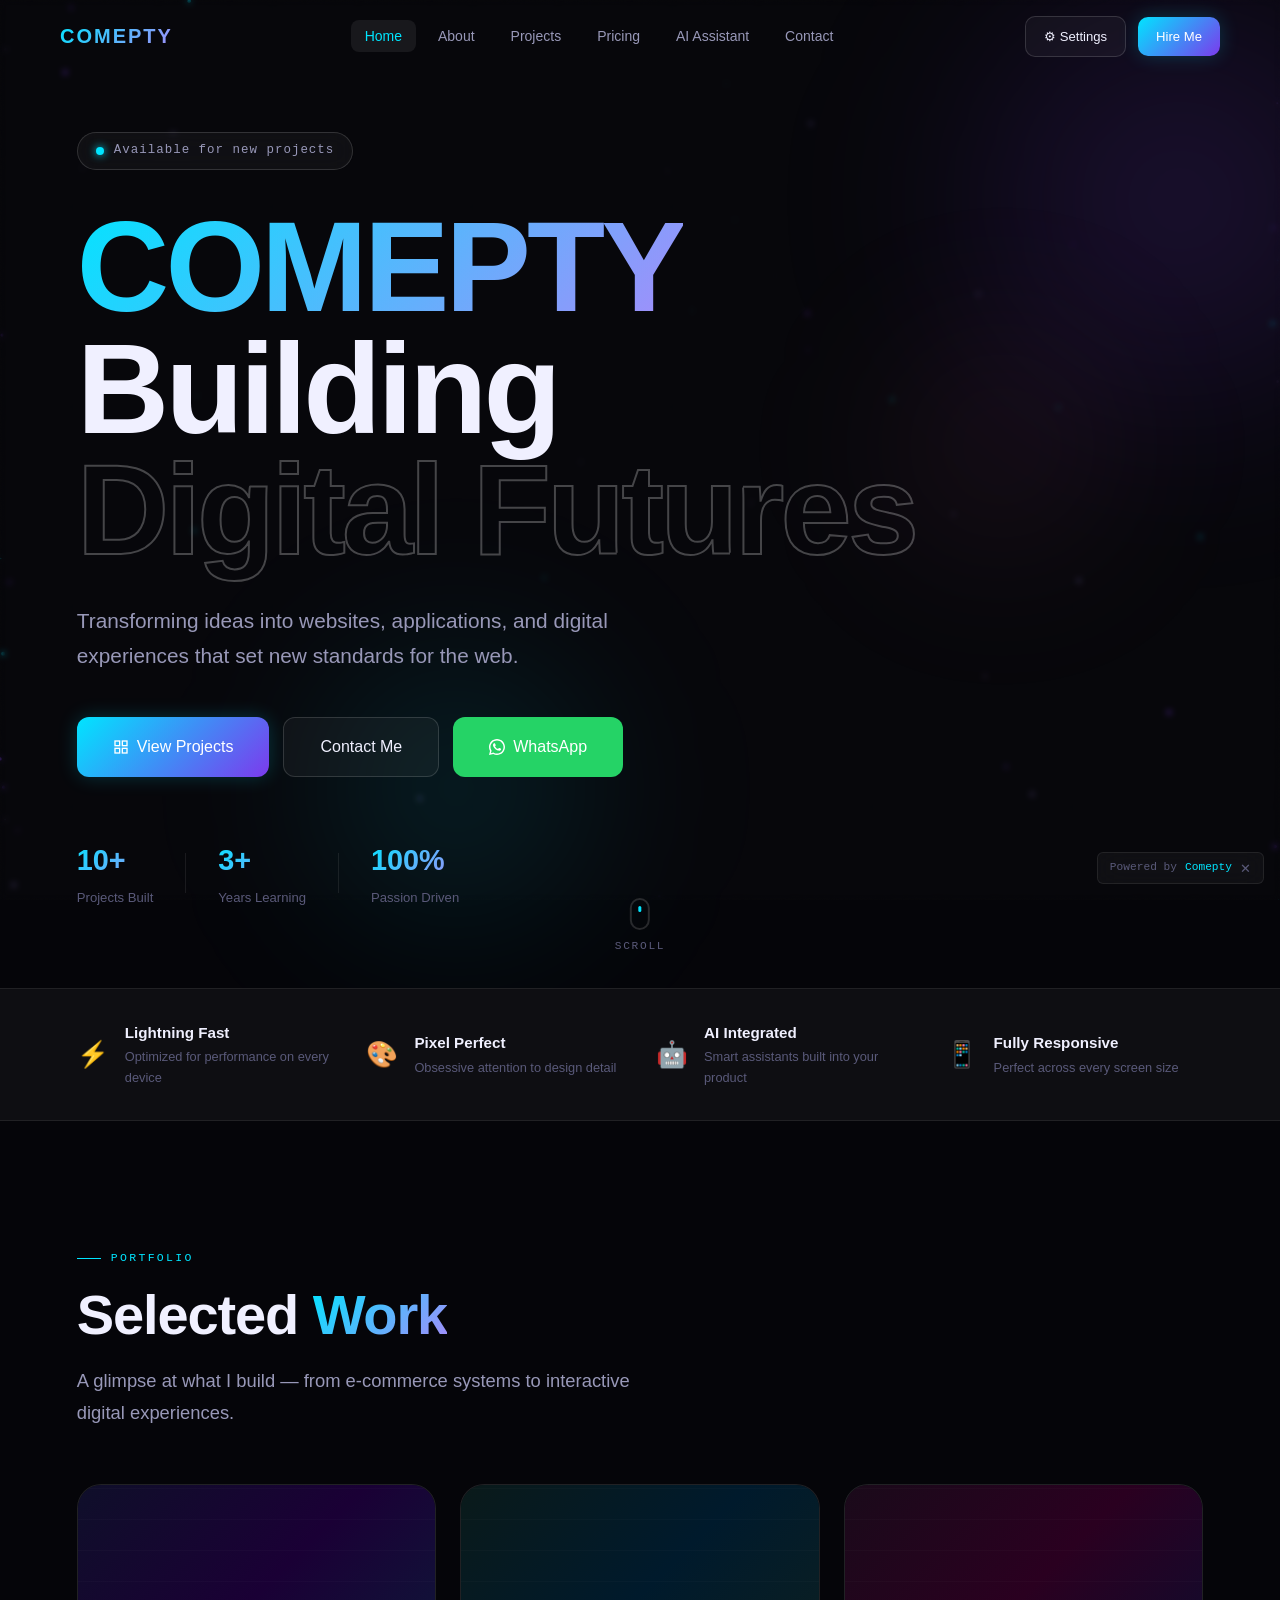
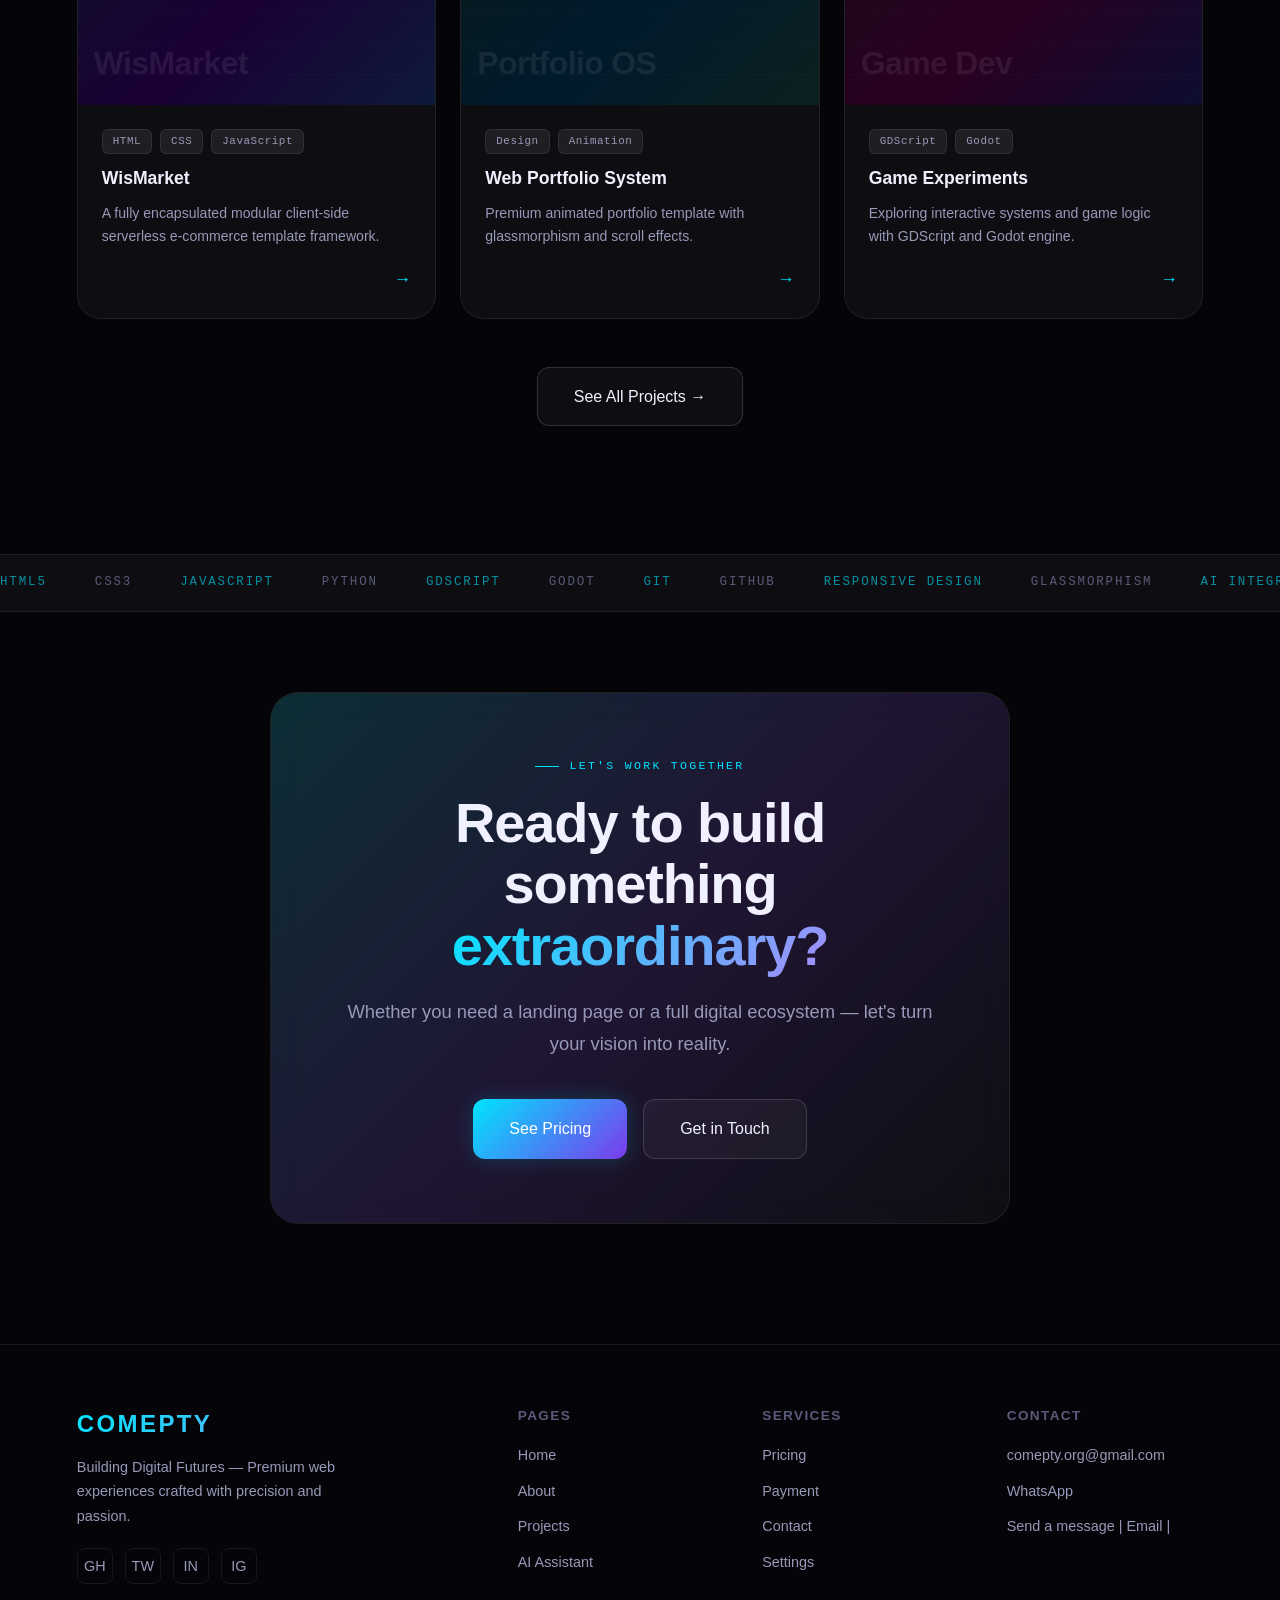
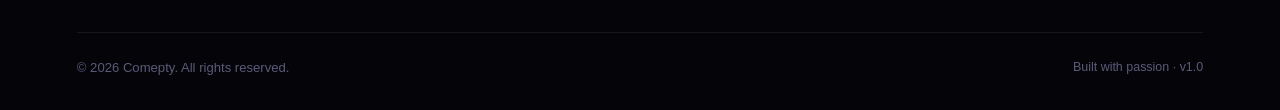
<file: index.html>
<!DOCTYPE html>
<html lang="en">
<head>
  <meta charset="UTF-8" />
  <meta name="viewport" content="width=device-width, initial-scale=1.0" />
  <title>Comepty, Building Digital Futures</title>
  
  
  
<!-- ── SEO ── -->
<meta name="description" content="Comepty is a youth-led digital agency that builds premium websites and apps, crafted by a 16-year-old developer with a passion for clean design and futuristic experiences." />
<meta name="keywords" content="Comepty, web development, digital agency, premium websites, Nigeria, youth developer" />
<meta name="author" content="Comepty" />

<!-- ── Open Graph (WhatsApp, Discord, LinkedIn, Facebook) ── -->
<meta property="og:type" content="website" />
<meta property="og:site_name" content="Comepty" />
<meta property="og:locale" content="en_US" />
<meta property="og:url" content="https://comepty-official.github.io/Comepty-Portfolio/" />
<meta property="og:title" content="Comepty.org" />
<meta property="og:description" content="Comepty is a youth-led digital agency that builds premium websites and apps, crafted by a 16-year-old developer with a passion for clean design and futuristic experiences." />
<meta property="og:image" content="https://comepty-official.github.io/Comepty-Portfolio/image/icon.png" />
<meta property="og:image:width" content="1200" />
<meta property="og:image:height" content="630" />
<meta property="og:image:type" content="image/png" />
<meta property="og:image:alt" content="Comepty — Building Digital Futures" />

<!-- ── Twitter / X ── -->
<meta name="twitter:card" content="summary_large_image" />
<meta name="twitter:site" content="@comepty" />
<meta name="twitter:creator" content="@comepty" />
<meta name="twitter:title" content="Comepty.org" />
<meta name="twitter:description" content="Comepty is a youth-led digital agency that builds premium websites and apps, crafted by a 16-year-old developer with a passion for clean design and futuristic experiences." />
<meta name="twitter:image" content="https://comepty-official.github.io/Comepty-Portfolio/image/icon.png" />

<!-- ── Telegram ── -->
<meta property="og:image:alt" content="Comepty — Building Digital Futures" />

<!-- ── LinkedIn ── -->
<meta property="article:author" content="Comepty" />

<!-- ── Pinterest ── -->
<meta name="pinterest:title" content="Comepty.org" />
<meta name="pinterest:description" content="Comepty is a youth-led digital agency that builds premium websites and apps, crafted by a 16-year-old developer with a passion for clean design and futuristic experiences." />
<meta name="pinterest:image" content="https://comepty-official.github.io/Comepty-Portfolio/image/icon.png" />

<!-- ── Slack ── -->
<meta name="slack-app-id" content="comepty" />

<!-- ── TikTok ── -->
<meta name="tiktok:title" content="Comepty.org" />
<meta name="tiktok:description" content="Comepty is a youth-led digital agency that builds premium websites and apps, crafted by a 16-year-old developer with a passion for clean design and futuristic experiences." />
<meta name="tiktok:image" content="https://comepty-official.github.io/Comepty-Portfolio/image/icon.png" />

<!-- ── Instagram (uses Open Graph automatically) ── -->
<!-- Instagram reads og:title, og:description, og:image — already covered above -->

<!-- ── Snapchat ── -->
<meta name="snapchat:title" content="Comepty.org" />
<meta name="snapchat:description" content="Comepty is a youth-led digital agency that builds premium websites and apps, crafted by a 16-year-old developer with a passion for clean design and futuristic experiences." />
<meta name="snapchat:image" content="https://comepty-official.github.io/Comepty-Portfolio/image/icon.png" />


  
  
  
  <link rel="preconnect" href="https://fonts.googleapis.com" />
  <link rel="preconnect" href="https://fonts.gstatic.com" crossorigin />
  
 
<link rel="icon" type="image/png" href="image/icon.png">
  <link rel="stylesheet" href="css/global.css" />
  <link rel="stylesheet" href="css/index.css" />
</head>
<body>

<!-- Shell injected by shell.js -->

<main>

  <!-- ── Hero ──────────────────────────────────────────────── -->
  <section class="hero">
    <div class="hero-inner">
      <div class="hero-badge reveal">
        <span class="badge-dot"></span>
        Available for new projects
      </div>

      <h1 class="hero-title reveal reveal-delay-1">
        <span class="gradient-text">COMEPTY</span><br>
        <span>Building</span><br>
        <span class="outline-text">Digital Futures</span>
      </h1>

      <p class="hero-sub reveal reveal-delay-2">
        Transforming ideas into websites, applications, and digital experiences that set new standards for the web.
      </p>

      <div class="hero-btns reveal reveal-delay-3">
        <a href="projects.html" class="btn btn-primary btn-lg">
          <svg width="16" height="16" viewBox="0 0 24 24" fill="none" stroke="currentColor" stroke-width="2"><rect x="3" y="3" width="7" height="7"/><rect x="14" y="3" width="7" height="7"/><rect x="3" y="14" width="7" height="7"/><rect x="14" y="14" width="7" height="7"/></svg>
          View Projects
        </a>
        <a href="contact.html" class="btn btn-ghost btn-lg">Contact Me</a>
        <!-- WhatsApp — replace number below -->
        <a href="https://wa.link/iz5ilx" class="btn btn-wa btn-lg" target="_blank" rel="noopener">
          <svg width="16" height="16" viewBox="0 0 24 24" fill="currentColor"><path d="M17.472 14.382c-.297-.149-1.758-.867-2.03-.967-.273-.099-.471-.148-.67.15-.197.297-.767.966-.94 1.164-.173.199-.347.223-.644.075-.297-.15-1.255-.463-2.39-1.475-.883-.788-1.48-1.761-1.653-2.059-.173-.297-.018-.458.13-.606.134-.133.298-.347.446-.52.149-.174.198-.298.298-.497.099-.198.05-.371-.025-.52-.075-.149-.669-1.612-.916-2.207-.242-.579-.487-.5-.669-.51-.173-.008-.371-.01-.57-.01-.198 0-.52.074-.792.372-.272.297-1.04 1.016-1.04 2.479 0 1.462 1.065 2.875 1.213 3.074.149.198 2.096 3.2 5.077 4.487.709.306 1.262.489 1.694.625.712.227 1.36.195 1.871.118.571-.085 1.758-.719 2.006-1.413.248-.694.248-1.289.173-1.413-.074-.124-.272-.198-.57-.347z"/><path d="M11.999 0C5.373 0 0 5.373 0 12c0 2.115.553 4.103 1.522 5.827L.062 23.999l6.305-1.647A11.947 11.947 0 0012 24c6.627 0 12-5.373 12-12S18.627 0 12 0h-.001zm.001 21.818a9.818 9.818 0 01-5.006-1.37l-.36-.214-3.736.977.998-3.638-.235-.374A9.818 9.818 0 012.182 12C2.182 6.571 6.571 2.182 12 2.182S21.818 6.571 21.818 12 17.429 21.818 12 21.818z"/></svg>
          WhatsApp
        </a>
      </div>

      <div class="hero-stats reveal reveal-delay-4">
        <div class="stat">
          <span class="stat-num">10+</span>
          <span class="stat-lab">Projects Built</span>
        </div>
        <div class="stat-divider"></div>
        <div class="stat">
          <span class="stat-num">3+</span>
          <span class="stat-lab">Years Learning</span>
        </div>
        <div class="stat-divider"></div>
        <div class="stat">
          <span class="stat-num">100%</span>
          <span class="stat-lab">Passion Driven</span>
        </div>
      </div>
    </div>

    <!-- Floating orbs -->
    <div class="orb orb-1" aria-hidden="true"></div>
    <div class="orb orb-2" aria-hidden="true"></div>
    <div class="orb orb-3" aria-hidden="true"></div>

    <!-- Scroll indicator -->
    <div class="scroll-hint" aria-hidden="true">
      <div class="scroll-wheel"></div>
      <span>Scroll</span>
    </div>
  </section>

  <!-- ── Services Strip ─────────────────────────────────────── -->

  
  <section class="services-strip">
    <div class="strip-inner">
      <div class="strip-item reveal">
        <div class="strip-icon">⚡</div>
        <div>
          <h3>Lightning Fast</h3>
          <p>Optimized for performance on every device</p>
        </div>
      </div>
      <div class="strip-item reveal reveal-delay-1">
        <div class="strip-icon">🎨</div>
        <div>
          <h3>Pixel Perfect</h3>
          <p>Obsessive attention to design detail</p>
        </div>
      </div>
      <div class="strip-item reveal reveal-delay-2">
        <div class="strip-icon">🤖</div>
        <div>
          <h3>AI Integrated</h3>
          <p>Smart assistants built into your product</p>
        </div>
      </div>
      <div class="strip-item reveal reveal-delay-3">
        <div class="strip-icon">📱</div>
        <div>
          <h3>Fully Responsive</h3>
          <p>Perfect across every screen size</p>
        </div>
      </div>
    </div>
  </section>

  <!-- ── Featured Projects ──────────────────────────────────── -->
  <section class="section">
    <div class="section-label">Portfolio</div>
    <h2 class="section-title reveal">
      Selected <span class="gradient-text">Work</span>
    </h2>
    <p class="section-sub reveal reveal-delay-1">A glimpse at what I build — from e-commerce systems to interactive digital experiences.</p>

    <div class="featured-grid">
      <a href="projects.html" class="feat-card glass-card reveal reveal-delay-1">
        <div class="feat-img feat-img-1" aria-hidden="true">
          <div class="feat-img-overlay">WisMarket</div>
        </div>
        <div class="feat-body">
          <div class="feat-tags">
            <span class="tag">HTML</span><span class="tag">CSS</span><span class="tag">JavaScript</span>
          </div>
          <h3>WisMarket</h3>
          <p>A fully encapsulated modular client-side serverless e-commerce template framework.</p>
          <span class="feat-arrow">→</span>
        </div>
      </a>

      <a href="projects.html" class="feat-card glass-card reveal reveal-delay-2">
        <div class="feat-img feat-img-2" aria-hidden="true">
          <div class="feat-img-overlay">Portfolio OS</div>
        </div>
        <div class="feat-body">
          <div class="feat-tags">
            <span class="tag">Design</span><span class="tag">Animation</span>
          </div>
          <h3>Web Portfolio System</h3>
          <p>Premium animated portfolio template with glassmorphism and scroll effects.</p>
          <span class="feat-arrow">→</span>
        </div>
      </a>

      <a href="projects.html" class="feat-card glass-card reveal reveal-delay-3">
        <div class="feat-img feat-img-3" aria-hidden="true">
          <div class="feat-img-overlay">Game Dev</div>
        </div>
        <div class="feat-body">
          <div class="feat-tags">
            <span class="tag">GDScript</span><span class="tag">Godot</span>
          </div>
          <h3>Game Experiments</h3>
          <p>Exploring interactive systems and game logic with GDScript and Godot engine.</p>
          <span class="feat-arrow">→</span>
        </div>
      </a>
    </div>

    <div style="text-align:center;margin-top:48px" class="reveal">
      <a href="projects.html" class="btn btn-ghost btn-lg">See All Projects →</a>
    </div>
  </section>

  <!-- ── Marquee Tech Strip ─────────────────────────────────── -->
  <div class="marquee-wrap" aria-hidden="true">
    <div class="marquee-track">
      <span>HTML5</span><span>CSS3</span><span>JavaScript</span><span>Python</span>
      <span>GDScript</span><span>Godot</span><span>Git</span><span>GitHub</span>
      <span>Responsive Design</span><span>Glassmorphism</span><span>AI Integration</span>
      <!-- duplicate for seamless loop -->
      <span>HTML5</span><span>CSS3</span><span>JavaScript</span><span>Python</span>
      <span>GDScript</span><span>Godot</span><span>Git</span><span>GitHub</span>
      <span>Responsive Design</span><span>Glassmorphism</span><span>AI Integration</span>
    </div>
  </div>

  <!-- ── CTA Section ────────────────────────────────────────── -->
  <section class="section cta-section">
    <div class="cta-inner reveal">
      <div class="cta-glow" aria-hidden="true"></div>
      <div class="section-label" style="justify-content:center">Let's Work Together</div>
      <h2 class="section-title" style="text-align:center">
        Ready to build something <span class="gradient-text">extraordinary?</span>
      </h2>
      <p class="section-sub" style="text-align:center;margin:0 auto 40px">
        Whether you need a landing page or a full digital ecosystem — let's turn your vision into reality.
      </p>
      <div style="display:flex;gap:16px;justify-content:center;flex-wrap:wrap">
        <a href="pricing.html" class="btn btn-primary btn-lg">See Pricing</a>
        <a href="contact.html" class="btn btn-ghost btn-lg">Get in Touch</a>
      </div>
    </div>
  </section>

</main>

<script src="js/shell.js"></script>
<script src="js/global.js"></script>
<script src="js/index.js"></script>
</body>
</html>
</file>
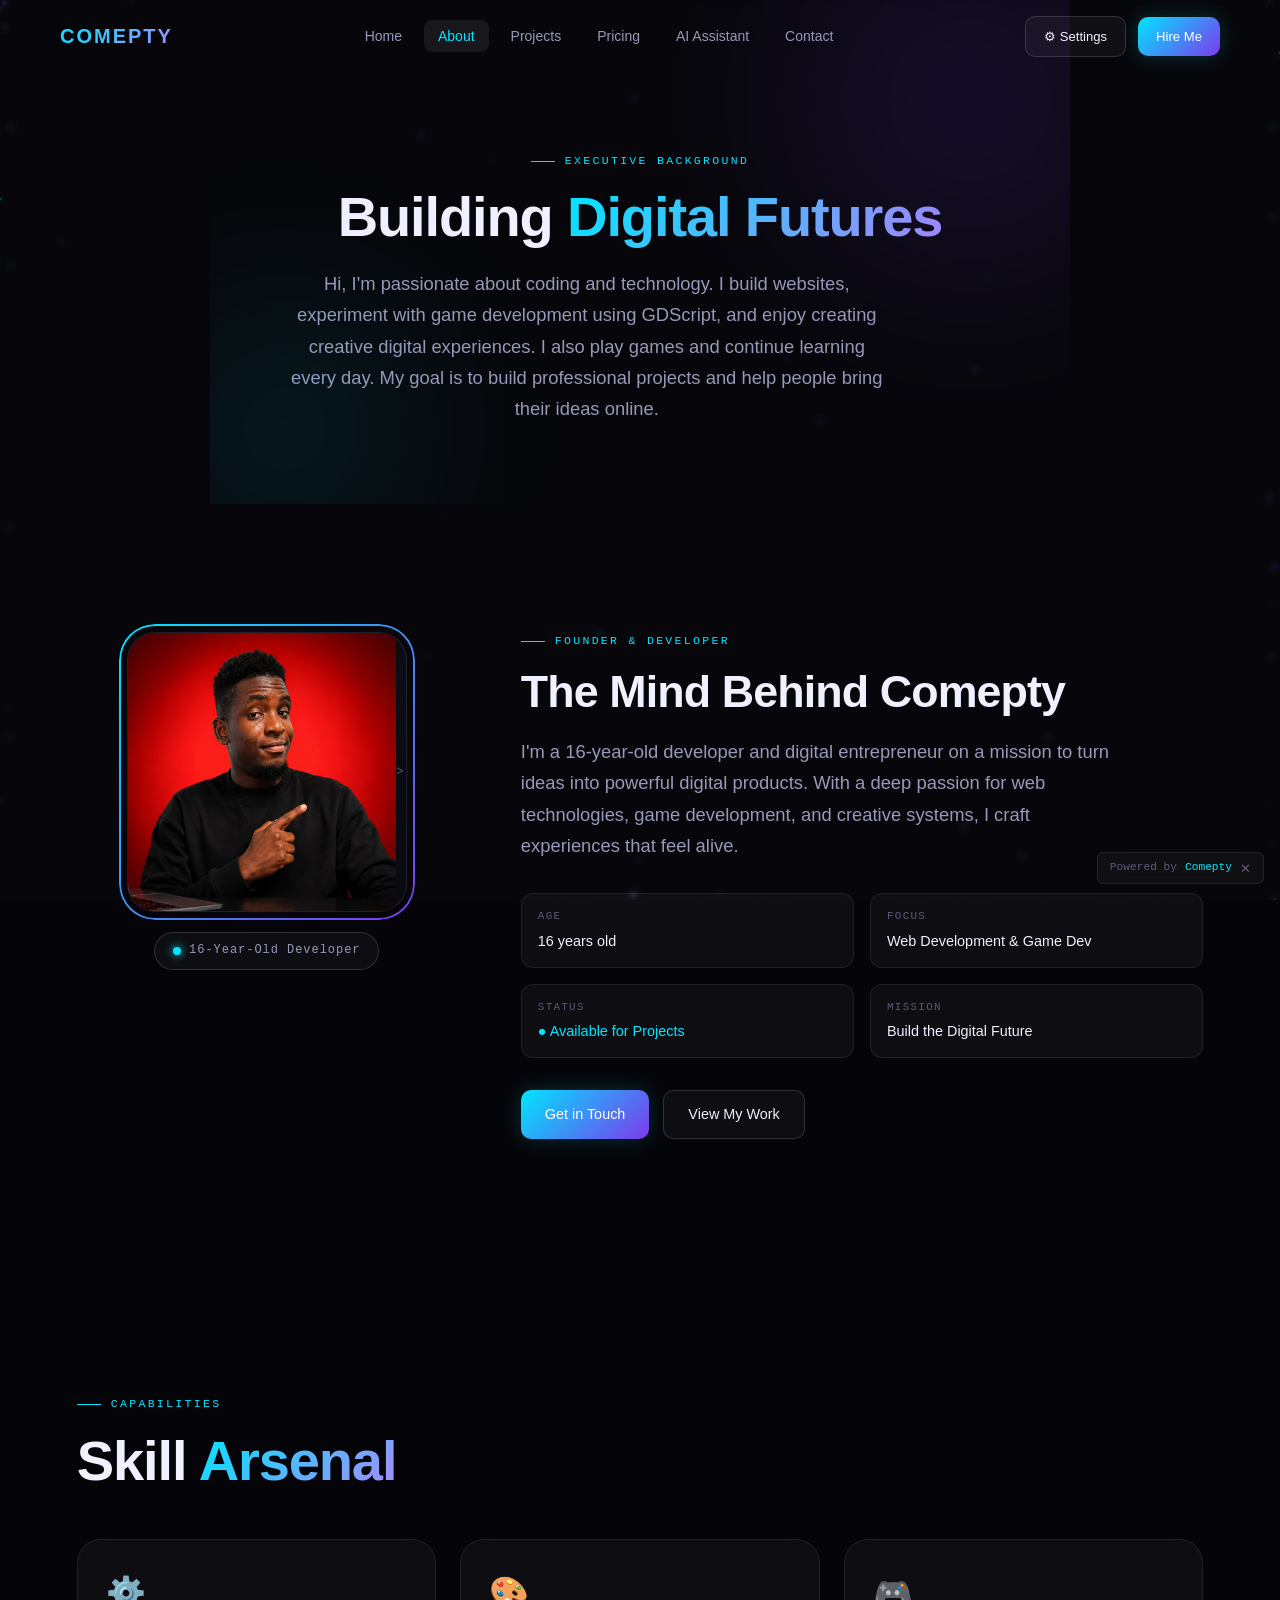
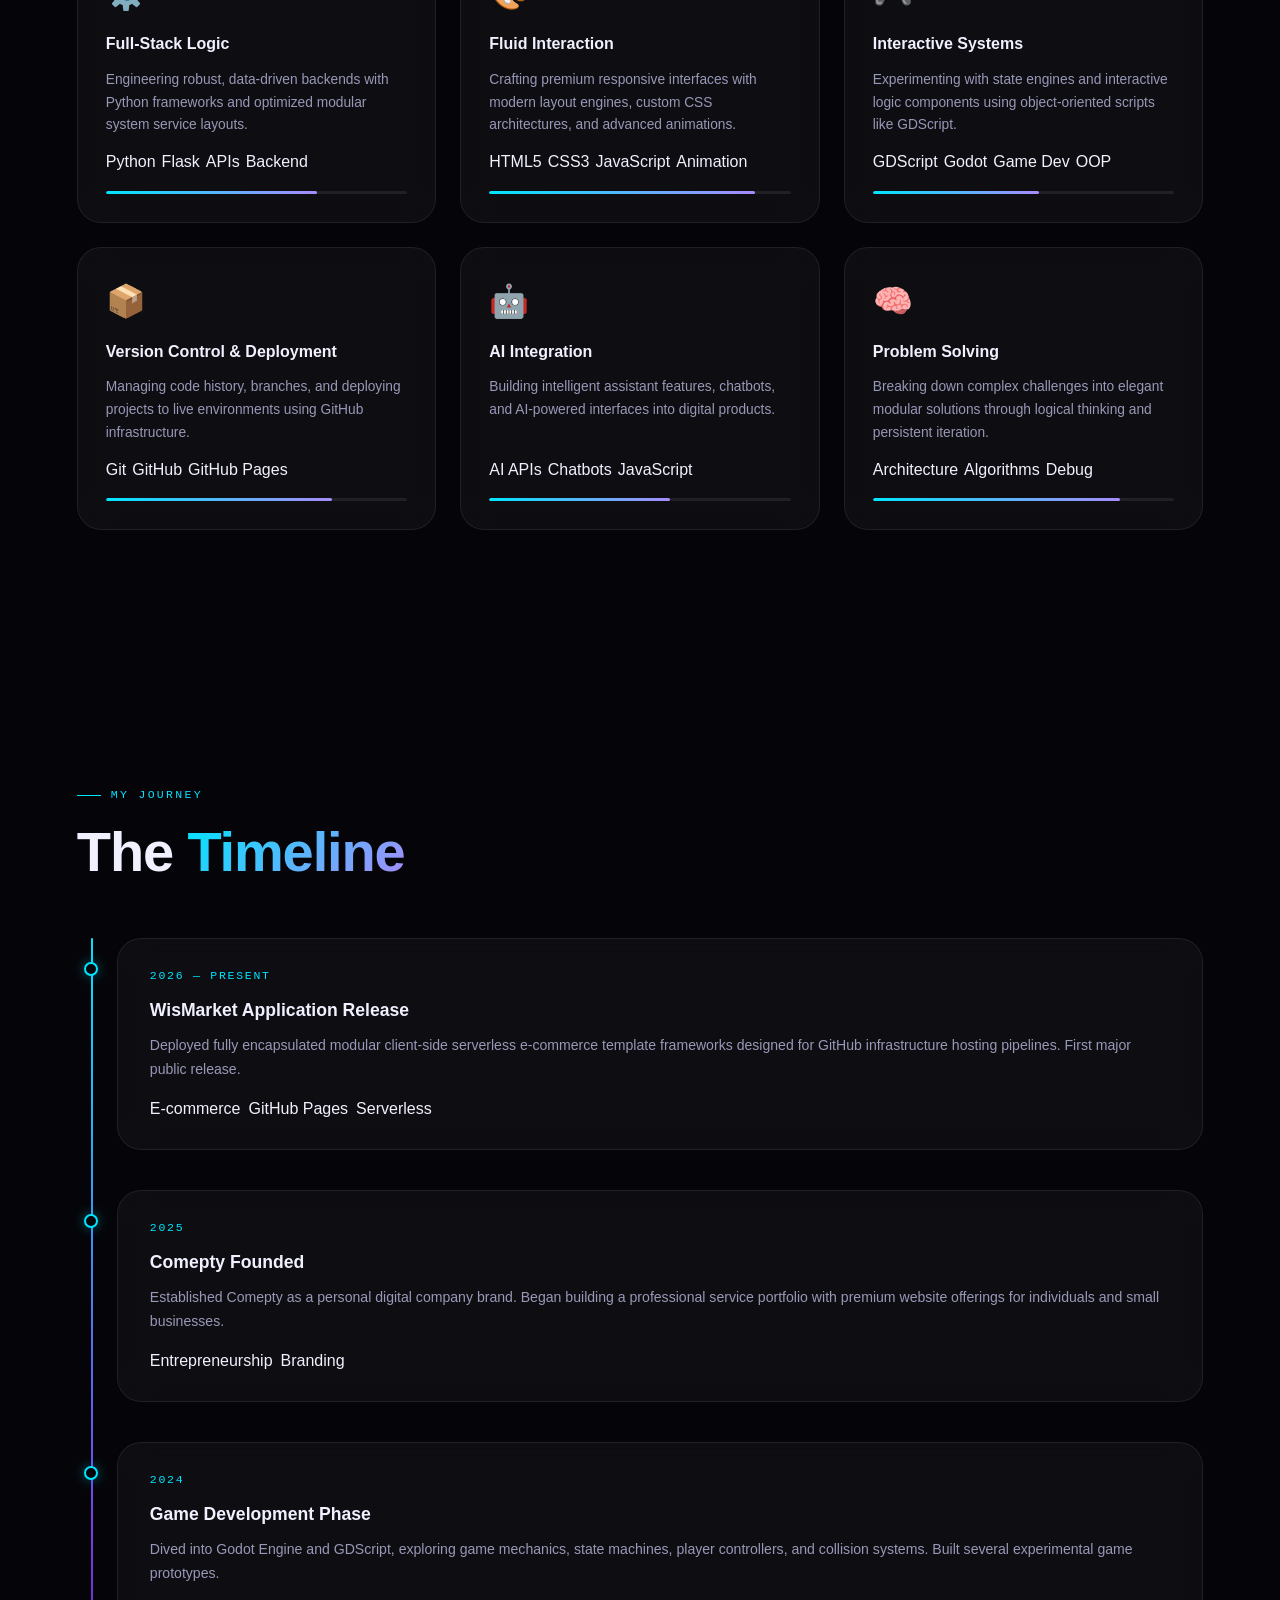
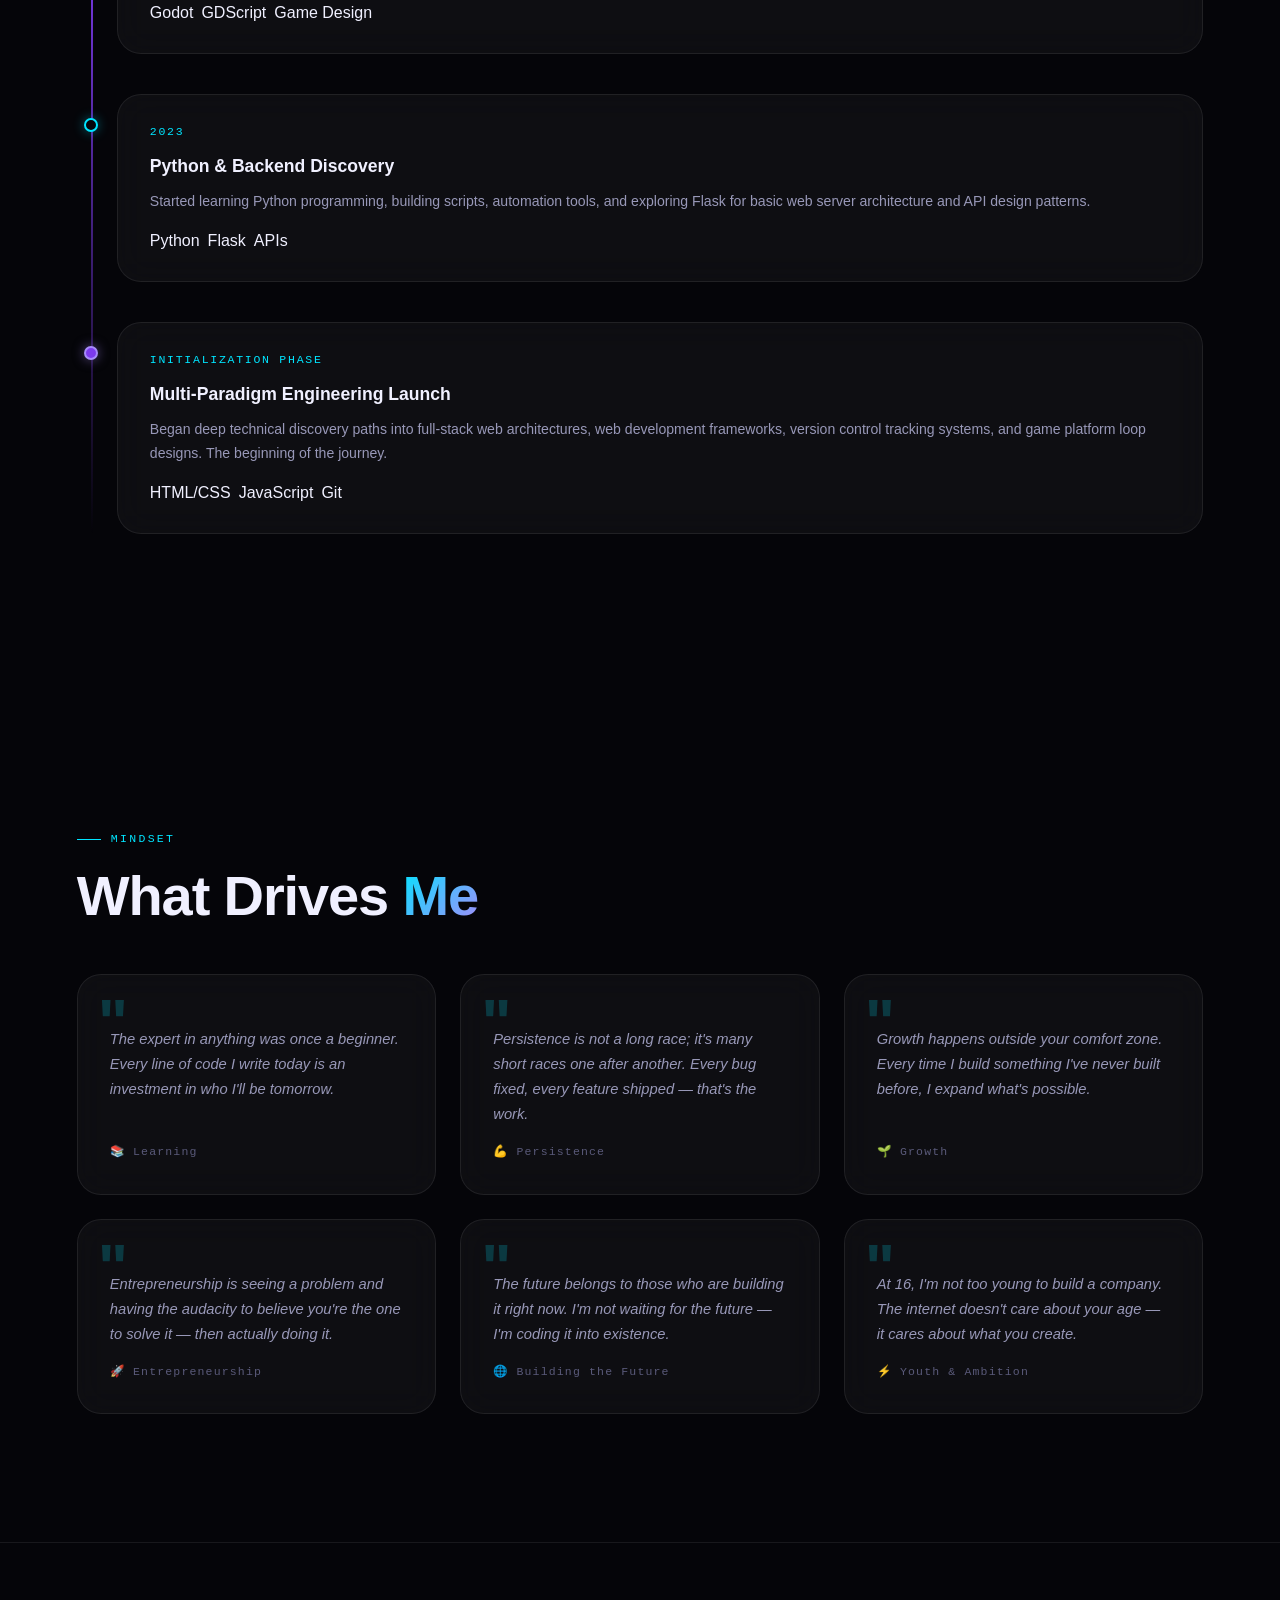
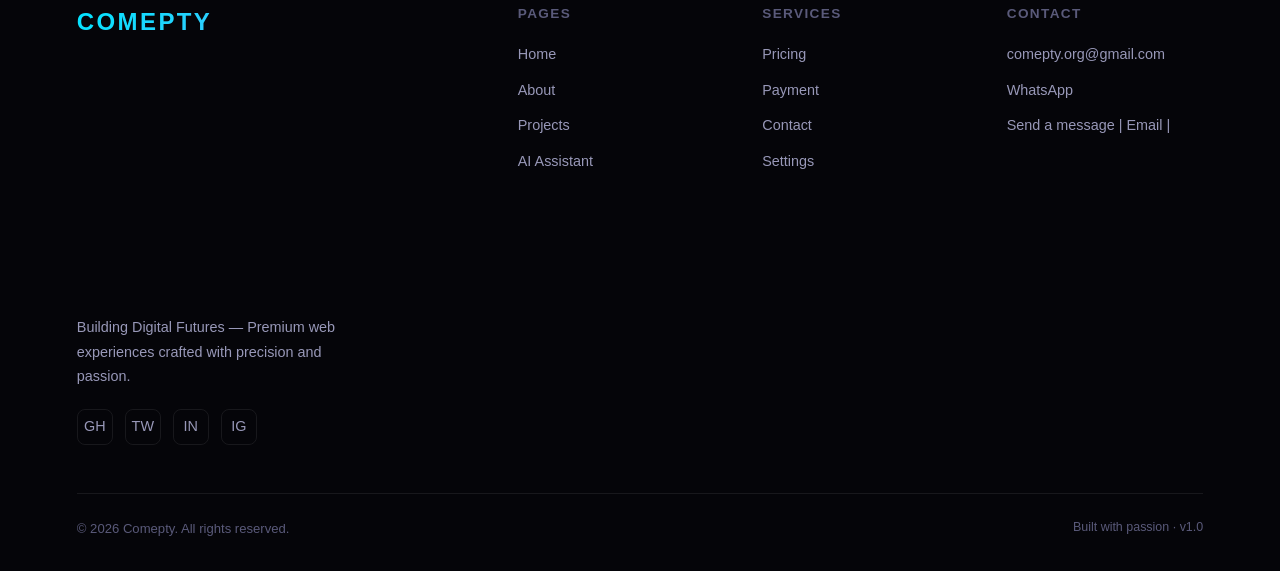
<file: about.html>
<!DOCTYPE html>
<html lang="en">
<head>
  <meta charset="UTF-8" />
  
  <meta name="viewport" content="width=device-width, initial-scale=1.0" />
  
  
<!-- ── SEO ── -->
<meta name="description" content="Comepty is a youth-led digital agency that builds premium websites and apps, crafted by a 16-year-old developer with a passion for clean design and futuristic experiences." />
<meta name="keywords" content="Comepty, web development, digital agency, premium websites, Nigeria, youth developer" />
<meta name="author" content="Comepty" />

<!-- ── Open Graph (WhatsApp, Discord, LinkedIn, Facebook) ── -->
<meta property="og:type" content="website" />
<meta property="og:site_name" content="Comepty" />
<meta property="og:locale" content="en_US" />
<meta property="og:url" content="https://comepty-official.github.io/Comepty-Portfolio/" />
<meta property="og:title" content="Comepty.org" />
<meta property="og:description" content="Comepty is a youth-led digital agency that builds premium websites and apps, crafted by a 16-year-old developer with a passion for clean design and futuristic experiences." />
<meta property="og:image" content="https://comepty-official.github.io/Comepty-Portfolio/image/icon.png" />
<meta property="og:image:width" content="1200" />
<meta property="og:image:height" content="630" />
<meta property="og:image:type" content="image/png" />
<meta property="og:image:alt" content="Comepty — Building Digital Futures" />

<!-- ── Twitter / X ── -->
<meta name="twitter:card" content="summary_large_image" />
<meta name="twitter:site" content="@comepty" />
<meta name="twitter:creator" content="@comepty" />
<meta name="twitter:title" content="Comepty.org" />
<meta name="twitter:description" content="Comepty is a youth-led digital agency that builds premium websites and apps, crafted by a 16-year-old developer with a passion for clean design and futuristic experiences." />
<meta name="twitter:image" content="https://comepty-official.github.io/Comepty-Portfolio/image/icon.png" />

<!-- ── Telegram ── -->
<meta property="og:image:alt" content="Comepty — Building Digital Futures" />

<!-- ── LinkedIn ── -->
<meta property="article:author" content="Comepty" />

<!-- ── Pinterest ── -->
<meta name="pinterest:title" content="Comepty.org" />
<meta name="pinterest:description" content="Comepty is a youth-led digital agency that builds premium websites and apps, crafted by a 16-year-old developer with a passion for clean design and futuristic experiences." />
<meta name="pinterest:image" content="https://comepty-official.github.io/Comepty-Portfolio/image/icon.png" />

<!-- ── Slack ── -->
<meta name="slack-app-id" content="comepty" />

<!-- ── TikTok ── -->
<meta name="tiktok:title" content="Comepty.org" />
<meta name="tiktok:description" content="Comepty is a youth-led digital agency that builds premium websites and apps, crafted by a 16-year-old developer with a passion for clean design and futuristic experiences." />
<meta name="tiktok:image" content="https://comepty-official.github.io/Comepty-Portfolio/image/icon.png" />

<!-- ── Instagram (uses Open Graph automatically) ── -->
<!-- Instagram reads og:title, og:description, og:image — already covered above -->

<!-- ── Snapchat ── -->
<meta name="snapchat:title" content="Comepty.org" />
<meta name="snapchat:description" content="Comepty is a youth-led digital agency that builds premium websites and apps, crafted by a 16-year-old developer with a passion for clean design and futuristic experiences." />
<meta name="snapchat:image" content="https://comepty-official.github.io/Comepty-Portfolio/image/icon.png" />  
  
  <title>About — Comepty</title>
  
  <link rel="preconnect" href="https://fonts.googleapis.com" />
  <link rel="preconnect" href="https://fonts.gstatic.com" crossorigin />
  <link rel="stylesheet" href="css/global.css" />
  <link rel="stylesheet" href="css/about.css" />
</head>
<body>

<main>

  <!-- ── Page Hero ─────────────────────────────────────────── -->
  <section class="page-hero">
    <div class="page-hero-inner">
      <div class="section-label reveal">Executive Background</div>
      <h1 class="section-title reveal reveal-delay-1">
        Building <span class="gradient-text">Digital Futures</span>
      </h1>
      <p class="section-sub reveal reveal-delay-2">
        Hi, I'm passionate about coding and technology. I build websites, experiment with game development using GDScript, and enjoy creating creative digital experiences. I also play games and continue learning every day. My goal is to build professional projects and help people bring their ideas online.
      </p>
    </div>
    <div class="orb orb-1" aria-hidden="true"></div>
    <div class="orb orb-2" aria-hidden="true"></div>
  </section>

  <!-- ── Profile Card ──────────────────────────────────────── -->
  <section class="section">
    <div class="profile-grid">
      <div class="profile-avatar-wrap reveal">
        <div class="profile-avatar">
          <div class="avatar-placeholder" aria-label="Founder photo placeholder">
            <img class="logo" src="image/MyPic.jpg" alt=""></img>>
            <!-- Replace with <img src="assets/images/founder.jpg" alt="Founder" /> -->
          </div>
          <div class="avatar-ring"></div>
          <div class="avatar-glow"></div>
        </div>
        <div class="profile-badge">
          <span class="badge-dot"></span>
          16-Year-Old Developer
        </div>
      </div>

      <div class="profile-info">
        <div class="section-label reveal">Founder & Developer</div>
        <h2 class="section-title reveal reveal-delay-1" style="font-size:clamp(1.8rem,4vw,2.8rem)">
          The Mind Behind Comepty
        </h2>
        <p class="section-sub reveal reveal-delay-2">
          I'm a 16-year-old developer and digital entrepreneur on a mission to turn ideas into powerful digital products. With a deep passion for web technologies, game development, and creative systems, I craft experiences that feel alive.
        </p>
        <div class="profile-details reveal reveal-delay-3">
          <div class="detail-item">
            <span class="detail-label">Age</span>
            <span class="detail-value">16 years old</span>
          </div>
          <div class="detail-item">
            <span class="detail-label">Focus</span>
            <span class="detail-value">Web Development & Game Dev</span>
          </div>
          <div class="detail-item">
            <span class="detail-label">Status</span>
            <span class="detail-value" style="color:var(--cyan)">● Available for Projects</span>
          </div>
          <div class="detail-item">
            <span class="detail-label">Mission</span>
            <span class="detail-value">Build the Digital Future</span>
          </div>
        </div>
        <div class="profile-actions reveal reveal-delay-4">
          <a href="contact.html" class="btn btn-primary">Get in Touch</a>
          <a href="projects.html" class="btn btn-ghost">View My Work</a>
        </div>
      </div>
    </div>
  </section>

  <!-- ── Skills ────────────────────────────────────────────── -->
  <section class="section">
    <div class="section-label reveal">Capabilities</div>
    <h2 class="section-title reveal reveal-delay-1">Skill <span class="gradient-text">Arsenal</span></h2>

    <div class="skills-grid">
      <!-- Skill Card 1 -->
      <div class="skill-card glass-card reveal reveal-delay-1">
        <div class="skill-icon">⚙️</div>
        <h3>Full-Stack Logic</h3>
        <p>Engineering robust, data-driven backends with Python frameworks and optimized modular system service layouts.</p>
        <div class="skill-tags">
          <span class="tag">Python</span>
          <span class="tag">Flask</span>
          <span class="tag">APIs</span>
          <span class="tag">Backend</span>
        </div>
        <div class="skill-bar-wrap">
          <div class="skill-bar" data-width="70%"></div>
        </div>
      </div>

      <!-- Skill Card 2 -->
      <div class="skill-card glass-card reveal reveal-delay-2">
        <div class="skill-icon">🎨</div>
        <h3>Fluid Interaction</h3>
        <p>Crafting premium responsive interfaces with modern layout engines, custom CSS architectures, and advanced animations.</p>
        <div class="skill-tags">
          <span class="tag">HTML5</span>
          <span class="tag">CSS3</span>
          <span class="tag">JavaScript</span>
          <span class="tag">Animation</span>
        </div>
        <div class="skill-bar-wrap">
          <div class="skill-bar" data-width="88%"></div>
        </div>
      </div>

      <!-- Skill Card 3 -->
      <div class="skill-card glass-card reveal reveal-delay-3">
        <div class="skill-icon">🎮</div>
        <h3>Interactive Systems</h3>
        <p>Experimenting with state engines and interactive logic components using object-oriented scripts like GDScript.</p>
        <div class="skill-tags">
          <span class="tag">GDScript</span>
          <span class="tag">Godot</span>
          <span class="tag">Game Dev</span>
          <span class="tag">OOP</span>
        </div>
        <div class="skill-bar-wrap">
          <div class="skill-bar" data-width="55%"></div>
        </div>
      </div>

      <!-- Skill Card 4 -->
      <div class="skill-card glass-card reveal reveal-delay-4">
        <div class="skill-icon">📦</div>
        <h3>Version Control & Deployment</h3>
        <p>Managing code history, branches, and deploying projects to live environments using GitHub infrastructure.</p>
        <div class="skill-tags">
          <span class="tag">Git</span>
          <span class="tag">GitHub</span>
          <span class="tag">GitHub Pages</span>
        </div>
        <div class="skill-bar-wrap">
          <div class="skill-bar" data-width="75%"></div>
        </div>
      </div>

      <!-- Skill Card 5 -->
      <div class="skill-card glass-card reveal reveal-delay-1">
        <div class="skill-icon">🤖</div>
        <h3>AI Integration</h3>
        <p>Building intelligent assistant features, chatbots, and AI-powered interfaces into digital products.</p>
        <div class="skill-tags">
          <span class="tag">AI APIs</span>
          <span class="tag">Chatbots</span>
          <span class="tag">JavaScript</span>
        </div>
        <div class="skill-bar-wrap">
          <div class="skill-bar" data-width="60%"></div>
        </div>
      </div>

      <!-- Skill Card 6 -->
      <div class="skill-card glass-card reveal reveal-delay-2">
        <div class="skill-icon">🧠</div>
        <h3>Problem Solving</h3>
        <p>Breaking down complex challenges into elegant modular solutions through logical thinking and persistent iteration.</p>
        <div class="skill-tags">
          <span class="tag">Architecture</span>
          <span class="tag">Algorithms</span>
          <span class="tag">Debug</span>
        </div>
        <div class="skill-bar-wrap">
          <div class="skill-bar" data-width="82%"></div>
        </div>
      </div>
    </div>
  </section>

  <!-- ── Timeline ───────────────────────────────────────────── -->
  <section class="section">
    <div class="section-label reveal">My Journey</div>
    <h2 class="section-title reveal reveal-delay-1">The <span class="gradient-text">Timeline</span></h2>

    <div class="timeline">

      <div class="timeline-item reveal">
        <div class="timeline-dot"></div>
        <div class="timeline-content glass-card">
          <div class="timeline-date">2026 — Present</div>
          <h3>WisMarket Application Release</h3>
          <p>Deployed fully encapsulated modular client-side serverless e-commerce template frameworks designed for GitHub infrastructure hosting pipelines. First major public release.</p>
          <div class="timeline-tags">
            <span class="tag">E-commerce</span>
            <span class="tag">GitHub Pages</span>
            <span class="tag">Serverless</span>
          </div>
        </div>
      </div>

      <div class="timeline-item reveal">
        <div class="timeline-dot"></div>
        <div class="timeline-content glass-card">
          <div class="timeline-date">2025</div>
          <h3>Comepty Founded</h3>
          <p>Established Comepty as a personal digital company brand. Began building a professional service portfolio with premium website offerings for individuals and small businesses.</p>
          <div class="timeline-tags">
            <span class="tag">Entrepreneurship</span>
            <span class="tag">Branding</span>
          </div>
        </div>
      </div>

      <div class="timeline-item reveal">
        <div class="timeline-dot"></div>
        <div class="timeline-content glass-card">
          <div class="timeline-date">2024</div>
          <h3>Game Development Phase</h3>
          <p>Dived into Godot Engine and GDScript, exploring game mechanics, state machines, player controllers, and collision systems. Built several experimental game prototypes.</p>
          <div class="timeline-tags">
            <span class="tag">Godot</span>
            <span class="tag">GDScript</span>
            <span class="tag">Game Design</span>
          </div>
        </div>
      </div>

      <div class="timeline-item reveal">
        <div class="timeline-dot"></div>
        <div class="timeline-content glass-card">
          <div class="timeline-date">2023</div>
          <h3>Python & Backend Discovery</h3>
          <p>Started learning Python programming, building scripts, automation tools, and exploring Flask for basic web server architecture and API design patterns.</p>
          <div class="timeline-tags">
            <span class="tag">Python</span>
            <span class="tag">Flask</span>
            <span class="tag">APIs</span>
          </div>
        </div>
      </div>

      <div class="timeline-item reveal">
        <div class="timeline-dot timeline-dot-start"></div>
        <div class="timeline-content glass-card">
          <div class="timeline-date">Initialization Phase</div>
          <h3>Multi-Paradigm Engineering Launch</h3>
          <p>Began deep technical discovery paths into full-stack web architectures, web development frameworks, version control tracking systems, and game platform loop designs. The beginning of the journey.</p>
          <div class="timeline-tags">
            <span class="tag">HTML/CSS</span>
            <span class="tag">JavaScript</span>
            <span class="tag">Git</span>
          </div>
        </div>
      </div>

    </div>
  </section>

  <!-- ── Motivation Quotes ──────────────────────────────────── -->
  <section class="section">
    <div class="section-label reveal">Mindset</div>
    <h2 class="section-title reveal reveal-delay-1">What Drives <span class="gradient-text">Me</span></h2>

    <div class="quotes-grid">
      <div class="quote-card glass-card reveal reveal-delay-1">
        <div class="quote-mark">"</div>
        <p class="quote-text">The expert in anything was once a beginner. Every line of code I write today is an investment in who I'll be tomorrow.</p>
        <div class="quote-theme">📚 Learning</div>
      </div>
      <div class="quote-card glass-card reveal reveal-delay-2">
        <div class="quote-mark">"</div>
        <p class="quote-text">Persistence is not a long race; it's many short races one after another. Every bug fixed, every feature shipped — that's the work.</p>
        <div class="quote-theme">💪 Persistence</div>
      </div>
      <div class="quote-card glass-card reveal reveal-delay-3">
        <div class="quote-mark">"</div>
        <p class="quote-text">Growth happens outside your comfort zone. Every time I build something I've never built before, I expand what's possible.</p>
        <div class="quote-theme">🌱 Growth</div>
      </div>
      <div class="quote-card glass-card reveal reveal-delay-4">
        <div class="quote-mark">"</div>
        <p class="quote-text">Entrepreneurship is seeing a problem and having the audacity to believe you're the one to solve it — then actually doing it.</p>
        <div class="quote-theme">🚀 Entrepreneurship</div>
      </div>
      <div class="quote-card glass-card reveal reveal-delay-1">
        <div class="quote-mark">"</div>
        <p class="quote-text">The future belongs to those who are building it right now. I'm not waiting for the future — I'm coding it into existence.</p>
        <div class="quote-theme">🌐 Building the Future</div>
      </div>
      <div class="quote-card glass-card reveal reveal-delay-2">
        <div class="quote-mark">"</div>
        <p class="quote-text">At 16, I'm not too young to build a company. The internet doesn't care about your age — it cares about what you create.</p>
        <div class="quote-theme">⚡ Youth & Ambition</div>
      </div>
    </div>
  </section>

</main>

<script src="js/shell.js"></script>
<script src="js/global.js"></script>
<script src="js/about.js"></script>
</body>
</html>
</file>
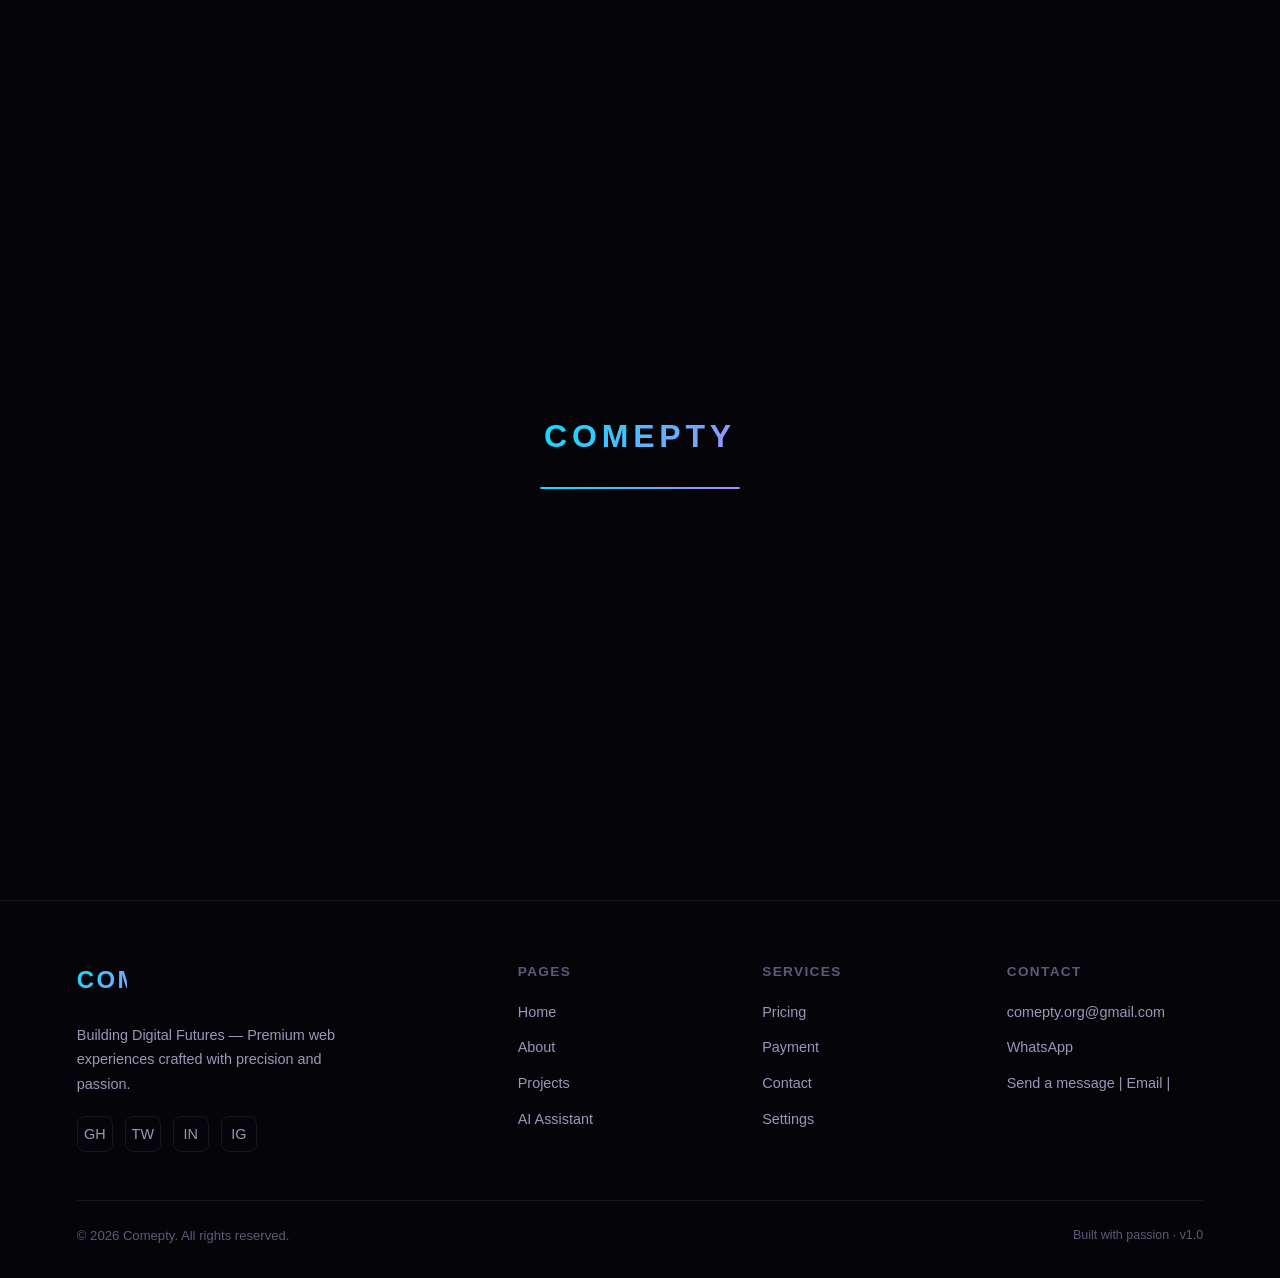
<file: ai.html>
<!DOCTYPE html>
<html lang="en">
<head>
  <meta charset="UTF-8" />
 
  <meta name="viewport" content="width=device-width, initial-scale=1.0" />

<!-- ── SEO ── -->
<meta name="description" content="Comepty is a youth-led digital agency that builds premium websites and apps, crafted by a 16-year-old developer with a passion for clean design and futuristic experiences." />
<meta name="keywords" content="Comepty, web development, digital agency, premium websites, Nigeria, youth developer" />
<meta name="author" content="Comepty" />

<!-- ── Open Graph (WhatsApp, Discord, LinkedIn, Facebook) ── -->
<meta property="og:type" content="website" />
<meta property="og:site_name" content="Comepty" />
<meta property="og:locale" content="en_US" />
<meta property="og:url" content="https://comepty-official.github.io/Comepty-Portfolio/" />
<meta property="og:title" content="Comepty.org" />
<meta property="og:description" content="Comepty is a youth-led digital agency that builds premium websites and apps, crafted by a 16-year-old developer with a passion for clean design and futuristic experiences." />
<meta property="og:image" content="https://comepty-official.github.io/Comepty-Portfolio/image/icon.png" />
<meta property="og:image:width" content="1200" />
<meta property="og:image:height" content="630" />
<meta property="og:image:type" content="image/png" />
<meta property="og:image:alt" content="Comepty — Building Digital Futures" />

<!-- ── Twitter / X ── -->
<meta name="twitter:card" content="summary_large_image" />
<meta name="twitter:site" content="@comepty" />
<meta name="twitter:creator" content="@comepty" />
<meta name="twitter:title" content="Comepty.org" />
<meta name="twitter:description" content="Comepty is a youth-led digital agency that builds premium websites and apps, crafted by a 16-year-old developer with a passion for clean design and futuristic experiences." />
<meta name="twitter:image" content="https://comepty-official.github.io/Comepty-Portfolio/image/icon.png" />

<!-- ── Telegram ── -->
<meta property="og:image:alt" content="Comepty — Building Digital Futures" />

<!-- ── LinkedIn ── -->
<meta property="article:author" content="Comepty" />

<!-- ── Pinterest ── -->
<meta name="pinterest:title" content="Comepty.org" />
<meta name="pinterest:description" content="Comepty is a youth-led digital agency that builds premium websites and apps, crafted by a 16-year-old developer with a passion for clean design and futuristic experiences." />
<meta name="pinterest:image" content="https://comepty-official.github.io/Comepty-Portfolio/image/icon.png" />

<!-- ── Slack ── -->
<meta name="slack-app-id" content="comepty" />

<!-- ── TikTok ── -->
<meta name="tiktok:title" content="Comepty.org" />
<meta name="tiktok:description" content="Comepty is a youth-led digital agency that builds premium websites and apps, crafted by a 16-year-old developer with a passion for clean design and futuristic experiences." />
<meta name="tiktok:image" content="https://comepty-official.github.io/Comepty-Portfolio/image/icon.png" />

<!-- ── Instagram (uses Open Graph automatically) ── -->
<!-- Instagram reads og:title, og:description, og:image — already covered above -->

<!-- ── Snapchat ── -->
<meta name="snapchat:title" content="Comepty.org" />
<meta name="snapchat:description" content="Comepty is a youth-led digital agency that builds premium websites and apps, crafted by a 16-year-old developer with a passion for clean design and futuristic experiences." />
<meta name="snapchat:image" content="https://comepty-official.github.io/Comepty-Portfolio/image/icon.png" /> 






  <link rel="preconnect" href="https://fonts.googleapis.com" />
  <link rel="preconnect" href="https://fonts.gstatic.com" crossorigin />
  <link rel="stylesheet" href="css/global.css" />
  <link rel="stylesheet" href="css/ai.css" />
</head>
<body>

<main class="ai-layout">

  <!-- Sidebar -->
  <aside class="ai-sidebar glass-card">
    <div class="ai-sidebar-brand">
      <div class="ai-avatar-sm"><img class="logo" src="image/icon.png" alt=""></div>
      <div>
        <div class="ai-name">Comepty AI</div>
        <div class="ai-status"><span class="status-dot"></span>Online</div>
      </div>
    </div>

    <div class="sidebar-section-label">Quick Prompts</div>
    <div class="quick-btns">
      <button class="quick-btn" data-prompt="Who is Comepty?">Who is Comepty?</button>
      <button class="quick-btn" data-prompt="What services do you offer?">What services do you offer?</button>
      <button class="quick-btn" data-prompt="How much do websites cost?">How much do websites cost?</button>
      <button class="quick-btn" data-prompt="How do I contact you?">How do I contact you?</button>
      <button class="quick-btn" data-prompt="Tell me about your projects.">Tell me about your projects.</button>
      <button class="quick-btn" data-prompt="What technologies do you use?">What technologies do you use?</button>
    </div>

    <div class="ai-disclaimer">
      This is a scripted AI assistant. For real questions, <a href="contact.html">contact us directly</a>.
    </div>
  </aside>

  <!-- Chat Window -->
  <section class="ai-chat">
    <!-- Header -->
    <div class="chat-header">
      <div class="chat-header-left">
        <div class="ai-avatar"><img class="logo" src="image/icon.png" alt=""></img></div>
        <div>
          <div class="chat-title">Comepty Assistant</div>
          <div class="chat-sub">Powered by Comepty AI · Scripted</div>
        </div>
      </div>
      <button class="btn btn-ghost btn-sm" id="clear-chat">Clear Chat</button>      
    </div>

    <!-- Messages -->
    <div class="chat-messages" id="chat-messages">
      <!-- Welcome message injected by JS -->
    </div>

    <!-- Typing indicator -->
    <div class="typing-indicator" id="typing-indicator" style="display:none">
      <div class="ai-avatar-xs"><img class="logo" src="image/icon.png" alt=""></div>
      <div class="typing-dots">
        <span></span><span></span><span></span>
      </div>
    </div>

    <!-- Input -->
    <div class="chat-input-wrap">
      <div class="chat-input-inner glass-card">
        <input
          type="text"
          id="chat-input"
          class="chat-input"
          placeholder="Ask me anything about Comepty..."
          autocomplete="off"
          maxlength="300"
        />
        <button class="send-btn" id="send-btn" aria-label="Send">
          <svg width="18" height="18" viewBox="0 0 24 24" fill="none" stroke="currentColor" stroke-width="2.5" stroke-linecap="round">
            <line x1="22" y1="2" x2="11" y2="13"></line>
            <polygon points="22 2 15 22 11 13 2 9 22 2"></polygon>
          </svg>
        </button>
      </div>
    </div>
  </section>

</main>

<script src="js/shell.js"></script>
<script src="js/global.js"></script>
<script src="js/ai.js"></script>
</body>
</html>
</file>
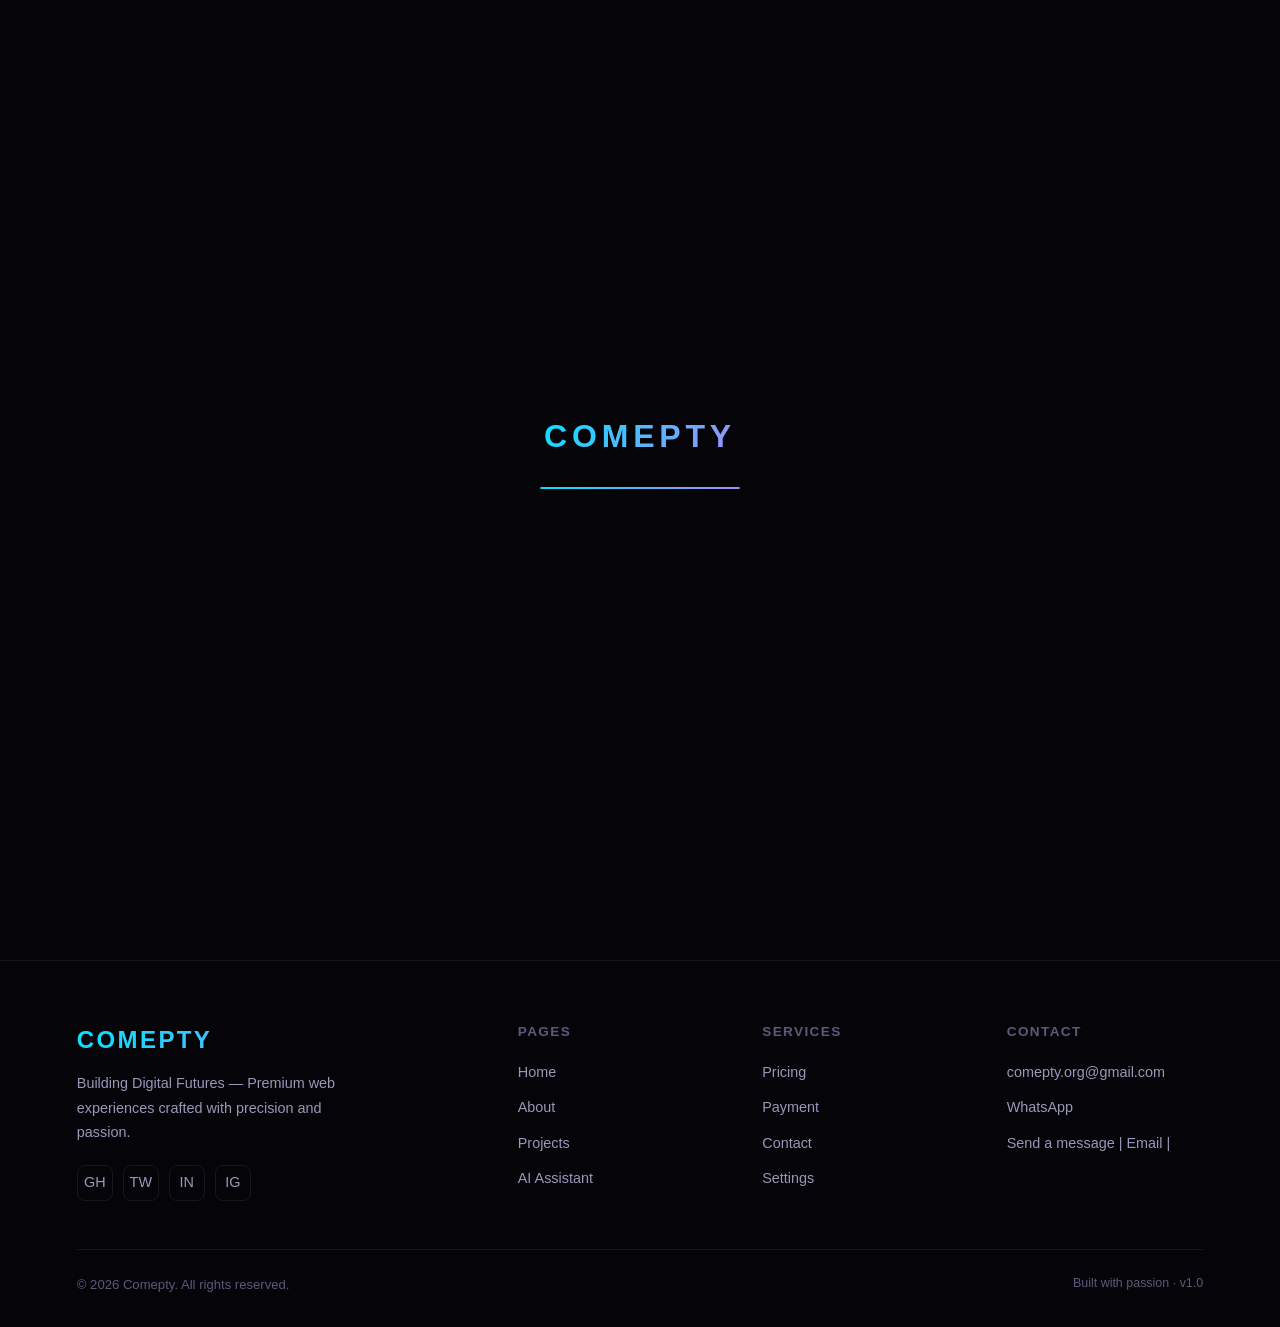
<file: contact.html>
<!DOCTYPE html>
<html lang="en">
<head>
  <meta charset="UTF-8" />
 
 <meta name="viewport" content="width=device-width, initial-scale=1.0" />
 
 
<!-- ── SEO ── -->
<meta name="description" content="Comepty is a youth-led digital agency that builds premium websites and apps, crafted by a 16-year-old developer with a passion for clean design and futuristic experiences." />
<meta name="keywords" content="Comepty, web development, digital agency, premium websites, Nigeria, youth developer" />
<meta name="author" content="Comepty" />

<!-- ── Open Graph (WhatsApp, Discord, LinkedIn, Facebook) ── -->
<meta property="og:type" content="website" />
<meta property="og:site_name" content="Comepty" />
<meta property="og:locale" content="en_US" />
<meta property="og:url" content="https://comepty-official.github.io/Comepty-Portfolio/" />
<meta property="og:title" content="Comepty.org" />
<meta property="og:description" content="Comepty is a youth-led digital agency that builds premium websites and apps, crafted by a 16-year-old developer with a passion for clean design and futuristic experiences." />
<meta property="og:image" content="https://comepty-official.github.io/Comepty-Portfolio/image/icon.png" />
<meta property="og:image:width" content="1200" />
<meta property="og:image:height" content="630" />
<meta property="og:image:type" content="image/png" />
<meta property="og:image:alt" content="Comepty — Building Digital Futures" />

<!-- ── Twitter / X ── -->
<meta name="twitter:card" content="summary_large_image" />
<meta name="twitter:site" content="@comepty" />
<meta name="twitter:creator" content="@comepty" />
<meta name="twitter:title" content="Comepty.org" />
<meta name="twitter:description" content="Comepty is a youth-led digital agency that builds premium websites and apps, crafted by a 16-year-old developer with a passion for clean design and futuristic experiences." />
<meta name="twitter:image" content="https://comepty-official.github.io/Comepty-Portfolio/image/icon.png" />

<!-- ── Telegram ── -->
<meta property="og:image:alt" content="Comepty — Building Digital Futures" />

<!-- ── LinkedIn ── -->
<meta property="article:author" content="Comepty" />

<!-- ── Pinterest ── -->
<meta name="pinterest:title" content="Comepty.org" />
<meta name="pinterest:description" content="Comepty is a youth-led digital agency that builds premium websites and apps, crafted by a 16-year-old developer with a passion for clean design and futuristic experiences." />
<meta name="pinterest:image" content="https://comepty-official.github.io/Comepty-Portfolio/image/icon.png" />

<!-- ── Slack ── -->
<meta name="slack-app-id" content="comepty" />

<!-- ── TikTok ── -->
<meta name="tiktok:title" content="Comepty.org" />
<meta name="tiktok:description" content="Comepty is a youth-led digital agency that builds premium websites and apps, crafted by a 16-year-old developer with a passion for clean design and futuristic experiences." />
<meta name="tiktok:image" content="https://comepty-official.github.io/Comepty-Portfolio/image/icon.png" />

<!-- ── Instagram (uses Open Graph automatically) ── -->
<!-- Instagram reads og:title, og:description, og:image — already covered above -->

<!-- ── Snapchat ── -->
<meta name="snapchat:title" content="Comepty.org" />
<meta name="snapchat:description" content="Comepty is a youth-led digital agency that builds premium websites and apps, crafted by a 16-year-old developer with a passion for clean design and futuristic experiences." />
<meta name="snapchat:image" content="https://comepty-official.github.io/Comepty-Portfolio/image/icon.png" />


  <title>Contact — Comepty</title>
  
  <link rel="preconnect" href="https://fonts.googleapis.com" />
  <link rel="preconnect" href="https://fonts.gstatic.com" crossorigin />
  <link rel="stylesheet" href="css/global.css" />
  <link rel="stylesheet" href="css/contact.css" />
</head>
<body>

<main>
  <section class="section contact-section">

    <!-- Left col -->
    <div class="contact-left">
      <div class="section-label reveal">Get in Touch</div>
      <h1 class="section-title reveal reveal-delay-1">
        Let's build something <span class="gradient-text">great</span> together.
      </h1>
      <p class="section-sub reveal reveal-delay-2">
        Whether you have a project in mind, a question about pricing, or just want to say hi — I'd love to hear from you.
      </p>

      <!-- Contact cards -->
      <div class="contact-cards">
        <!-- Email -->
        <div class="contact-card glass-card reveal reveal-delay-2">
          <div class="cc-icon">📧</div>
          <div class="cc-body">
            <div class="cc-label">Email</div>
            <div class="cc-value" id="email-val">comepty.org@gmail.com</div>
          </div>
          <button class="btn btn-ghost btn-sm" id="copy-email" title="Copy email">Copy</button>
        </div>

        <!-- WhatsApp -->
        <!-- ✏️ Replace the href number with your real WhatsApp number -->
        <a class="contact-card glass-card reveal reveal-delay-3"
           href="https://wa.link/iz5ilx" target="_blank" rel="noopener">
          <div class="cc-icon">💬</div>
          <div class="cc-body">
            <div class="cc-label">WhatsApp</div>
            <div class="cc-value">Chat with me now ↗</div>
          </div>
          <div class="cc-badge" style="background:rgba(37,211,102,0.15);border-color:rgba(37,211,102,0.3);color:#25d366">
            <span class="status-dot" style="background:#25d366;box-shadow:0 0 6px #25d366"></span>
            Online
          </div>
        </a>

        <!-- GitHub -->
        <a class="contact-card glass-card reveal reveal-delay-4"
           href="https://github.com/comepty-official/Comepty-Portfolio.git" target="_blank" rel="noopener">
          <div class="cc-icon">🐙</div>
          <div class="cc-body">
            <div class="cc-label">GitHub</div>
            <div class="cc-value">View my repositories ↗</div>
          </div>
        </a>
      </div>

      <!-- Social row -->
      <div class="social-row reveal">
        <span class="social-label">Follow me</span>
        <div class="social-links">
          <a href="https://github.com/comepty-official" class="social-link" aria-label="GitHub">
            <svg width="16" height="16" viewBox="0 0 24 24" fill="currentColor"><path d="M12 0C5.37 0 0 5.37 0 12c0 5.31 3.435 9.795 8.205 11.385.6.105.825-.255.825-.57 0-.285-.015-1.23-.015-2.235-3.015.555-3.795-.735-4.035-1.41-.135-.345-.72-1.41-1.23-1.695-.42-.225-1.02-.78-.015-.795.945-.015 1.62.87 1.845 1.23 1.08 1.815 2.805 1.305 3.495.99.105-.78.42-1.305.765-1.605-2.67-.3-5.46-1.335-5.46-5.925 0-1.305.465-2.385 1.23-3.225-.12-.3-.54-1.53.12-3.18 0 0 1.005-.315 3.3 1.23.96-.27 1.98-.405 3-.405s2.04.135 3 .405c2.295-1.56 3.3-1.23 3.3-1.23.66 1.65.24 2.88.12 3.18.765.84 1.23 1.905 1.23 3.225 0 4.605-2.805 5.625-5.475 5.925.435.375.81 1.095.81 2.22 0 1.605-.015 2.895-.015 3.3 0 .315.225.69.825.57A12.02 12.02 0 0024 12c0-6.63-5.37-12-12-12z"/></svg>
          </a>
          <a href="Error.html" class="social-link" aria-label="Twitter/X">
            <svg width="16" height="16" viewBox="0 0 24 24" fill="currentColor"><path d="M18.244 2.25h3.308l-7.227 8.26 8.502 11.24H16.17l-5.214-6.817L4.99 21.75H1.68l7.73-8.835L1.254 2.25H8.08l4.713 6.231zm-1.161 17.52h1.833L7.084 4.126H5.117z"/></svg>
          </a>
          
          <a href="GitHub https://share.google/pcZQyWSin8tTMj2An" class="social-link" aria-label="Instagram">
            <svg width="16" height="16" viewBox="0 0 24 24" fill="currentColor"><path d="M12 2.163c3.204 0 3.584.012 4.85.07 3.252.148 4.771 1.691 4.919 4.919.058 1.265.069 1.645.069 4.849 0 3.205-.012 3.584-.069 4.849-.149 3.225-1.664 4.771-4.919 4.919-1.266.058-1.644.07-4.85.07-3.204 0-3.584-.012-4.849-.07-3.26-.149-4.771-1.699-4.919-4.92-.058-1.265-.07-1.644-.07-4.849 0-3.204.013-3.583.07-4.849.149-3.227 1.664-4.771 4.919-4.919 1.266-.057 1.645-.069 4.849-.069zM12 0C8.741 0 8.333.014 7.053.072 2.695.272.273 2.69.073 7.052.014 8.333 0 8.741 0 12c0 3.259.014 3.668.072 4.948.2 4.358 2.618 6.78 6.98 6.98C8.333 23.986 8.741 24 12 24c3.259 0 3.668-.014 4.948-.072 4.354-.2 6.782-2.618 6.979-6.98.059-1.28.073-1.689.073-4.948 0-3.259-.014-3.667-.072-4.947-.196-4.354-2.617-6.78-6.979-6.98C15.668.014 15.259 0 12 0zm0 5.838a6.162 6.162 0 100 12.324 6.162 6.162 0 000-12.324zM12 16a4 4 0 110-8 4 4 0 010 8zm6.406-11.845a1.44 1.44 0 100 2.881 1.44 1.44 0 000-2.881z"/></svg>
          </a>
        </div>
      </div>
    </div>

    <!-- Right col — Form -->
    <div class="contact-right">
      <div class="form-card glass-card reveal reveal-delay-2">
        <div class="form-card-header">
          <h2>Send a Message</h2>
          <p>I'll get back to you within 24 hours</p>
        </div>

        <!-- ✏️ Replace YOUR_FORM_ID with your Formspree form ID -->
        <form id="contact-form" action="https://formspree.io/f/xojzjzaz" method="POST" novalidate>
          <div class="form-row">
            <div class="form-group">
              <label class="form-label" for="cf-name">Your Name *</label>
              <input
                type="text" id="cf-name" name="name"
                class="form-input" placeholder="Full name"
                required autocomplete="name"
              />
            </div>
            <div class="form-group">
              <label class="form-label" for="cf-email">Email Address *</label>
              <input
                type="email" id="cf-email" name="email"
                class="form-input" placeholder="your@email.com"
                required autocomplete="email"
              />
            </div>
          </div>

          <div class="form-group">
            <label class="form-label" for="cf-subject">Subject *</label>
            <input
              type="text" id="cf-subject" name="subject"
              class="form-input" placeholder="e.g. Website project inquiry"
              required
            />
          </div>

          <div class="form-group">
            <label class="form-label" for="cf-budget">Budget Range</label>
            <select id="cf-budget" name="budget" class="form-input form-select">
              <option value="">Select a range (optional)</option>
              <option value="under-10k">Under ₦10,000</option>
              <option value="10k-30k">₦10,000 – ₦30,000</option>
              <option value="30k-100k">₦30,000 – ₦100,000</option>
              <option value="100k+">₦100,000+</option>
              <option value="discuss">Prefer to discuss</option>
            </select>
          </div>

          <div class="form-group">
            <label class="form-label" for="cf-message">Message *</label>
            <textarea
              id="cf-message" name="message"
              class="form-input" rows="5"
              placeholder="Tell me about your project, goals, timeline..."
              required
            ></textarea>
          </div>

          <!-- Hidden honeypot for spam protection -->
          <input type="text" name="_gotcha" style="display:none" />
          <input type="hidden" name="_subject" value="New Comepty Inquiry" />

          <!-- Status message -->
          <div id="form-status" class="form-status" style="display:none"></div>

          <button type="submit" class="btn btn-primary btn-lg" id="form-submit" style="width:100%;justify-content:center">
            <span id="submit-text">Send Message</span>
            <svg id="submit-icon" width="16" height="16" viewBox="0 0 24 24" fill="none" stroke="currentColor" stroke-width="2.5"><line x1="22" y1="2" x2="11" y2="13"/><polygon points="22 2 15 22 11 13 2 9 22 2"/></svg>
          </button>
        </form>
      </div>
    </div>

  </section>
</main>

<script src="js/shell.js"></script>
<script src="js/global.js"></script>
<script src="js/contact.js"></script>
</body>
</html>
</file>
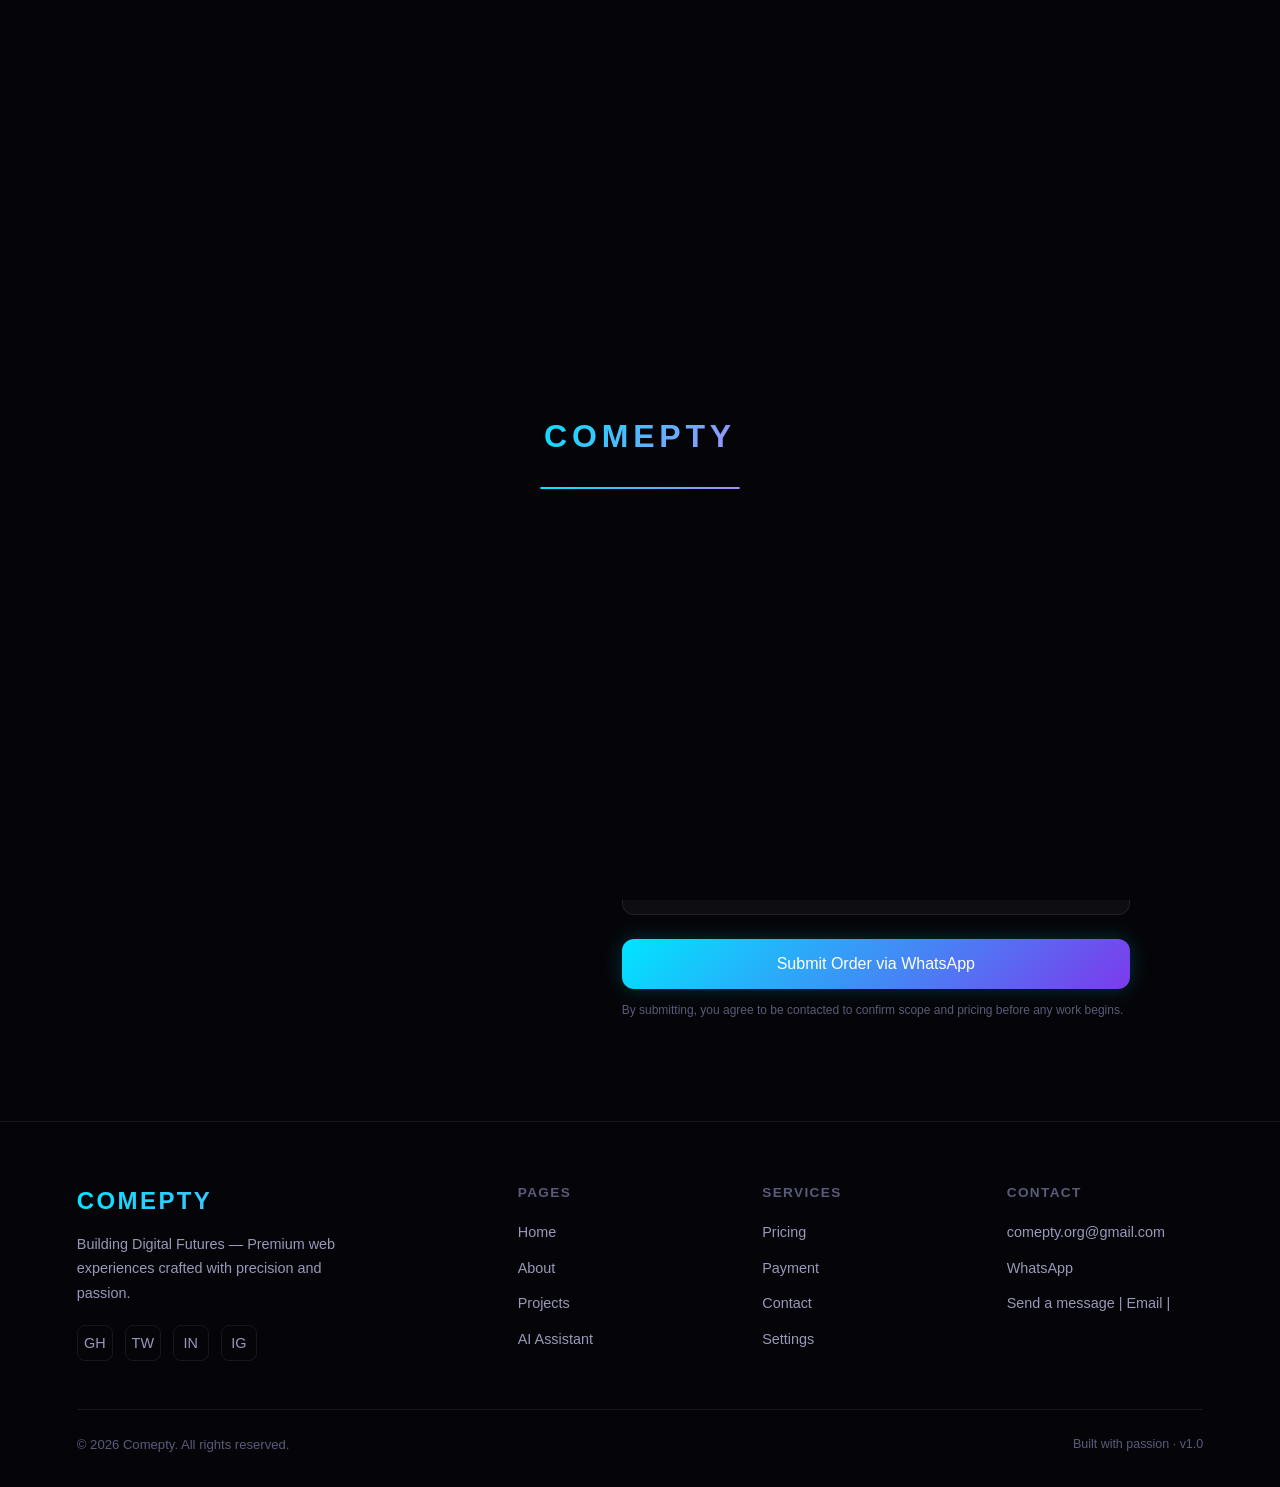
<file: payment.html>
<!DOCTYPE html>
<html lang="en">
<head>
  <meta charset="UTF-8" />

 
  <meta name="viewport" content="width=device-width, initial-scale=1.0" />


  <title>Payment — Comepty</title>
  
  
  
 <!-- ── SEO ── -->
<meta name="description" content="Comepty is a youth-led digital agency that builds premium websites and apps, crafted by a 16-year-old developer with a passion for clean design and futuristic experiences." />
<meta name="keywords" content="Comepty, web development, digital agency, premium websites, Nigeria, youth developer" />
<meta name="author" content="Comepty" />

<!-- ── Open Graph (WhatsApp, Discord, LinkedIn, Facebook) ── -->
<meta property="og:type" content="website" />
<meta property="og:site_name" content="Comepty" />
<meta property="og:locale" content="en_US" />
<meta property="og:url" content="https://comepty-official.github.io/Comepty-Portfolio/" />
<meta property="og:title" content="Comepty.org" />
<meta property="og:description" content="Comepty is a youth-led digital agency that builds premium websites and apps, crafted by a 16-year-old developer with a passion for clean design and futuristic experiences." />
<meta property="og:image" content="https://comepty-official.github.io/Comepty-Portfolio/image/icon.png" />
<meta property="og:image:width" content="1200" />
<meta property="og:image:height" content="630" />
<meta property="og:image:type" content="image/png" />
<meta property="og:image:alt" content="Comepty — Building Digital Futures" />

<!-- ── Twitter / X ── -->
<meta name="twitter:card" content="summary_large_image" />
<meta name="twitter:site" content="@comepty" />
<meta name="twitter:creator" content="@comepty" />
<meta name="twitter:title" content="Comepty.org" />
<meta name="twitter:description" content="Comepty is a youth-led digital agency that builds premium websites and apps, crafted by a 16-year-old developer with a passion for clean design and futuristic experiences." />
<meta name="twitter:image" content="https://comepty-official.github.io/Comepty-Portfolio/image/icon.png" />

<!-- ── Telegram ── -->
<meta property="og:image:alt" content="Comepty — Building Digital Futures" />

<!-- ── LinkedIn ── -->
<meta property="article:author" content="Comepty" />

<!-- ── Pinterest ── -->
<meta name="pinterest:title" content="Comepty.org" />
<meta name="pinterest:description" content="Comepty is a youth-led digital agency that builds premium websites and apps, crafted by a 16-year-old developer with a passion for clean design and futuristic experiences." />
<meta name="pinterest:image" content="https://comepty-official.github.io/Comepty-Portfolio/image/icon.png" />

<!-- ── Slack ── -->
<meta name="slack-app-id" content="comepty" />

<!-- ── TikTok ── -->
<meta name="tiktok:title" content="Comepty.org" />
<meta name="tiktok:description" content="Comepty is a youth-led digital agency that builds premium websites and apps, crafted by a 16-year-old developer with a passion for clean design and futuristic experiences." />
<meta name="tiktok:image" content="https://comepty-official.github.io/Comepty-Portfolio/image/icon.png" />

<!-- ── Instagram (uses Open Graph automatically) ── -->
<!-- Instagram reads og:title, og:description, og:image — already covered above -->

<!-- ── Snapchat ── -->
<meta name="snapchat:title" content="Comepty.org" />
<meta name="snapchat:description" content="Comepty is a youth-led digital agency that builds premium websites and apps, crafted by a 16-year-old developer with a passion for clean design and futuristic experiences." />
<meta name="snapchat:image" content="https://comepty-official.github.io/Comepty-Portfolio/image/icon.png" />  
  
  <link rel="preconnect" href="https://fonts.googleapis.com" />
  <link rel="preconnect" href="https://fonts.gstatic.com" crossorigin />
  <link rel="stylesheet" href="css/global.css" />
  <link rel="stylesheet" href="css/payment.css" />
</head>
<body>

<main>
  <section class="payment-wrap">
    <div class="payment-left reveal">
      <!-- Order Summary -->
      <div class="order-summary glass-card">
        <div class="section-label" style="margin-bottom:20px">Order Summary</div>

        <div class="order-plan" id="order-plan-display">
          <div class="plan-icon-sm">💎</div>
          <div>
            <div class="order-plan-name" id="order-plan-name">Professional Brand System</div>
            <div class="order-plan-desc">Premium custom development</div>
          </div>
        </div>

        <div class="order-lines">
          <div class="order-line">
            <span>Base plan</span>
            <span id="order-base-price">Custom Quote</span>
          </div>
          <div class="order-line">
            <span>Revisions (3 included)</span>
            <span>₦0</span>
          </div>
          <div class="order-line">
            <span>Consultation</span>
            <span>Free</span>
          </div>
        </div>

        <div class="order-total">
          <span>Total</span>
          <span id="order-total-price">Custom Quote</span>
        </div>

        <div class="order-note">
          <span>🔒</span>
          <p>Payment is only processed after we agree on scope and price. No charges without your confirmation.</p>
        </div>
      </div>

      <!-- What you get -->
      <div class="what-you-get glass-card">
        <h3>What's included</h3>
        <ul id="order-features">
          <li>✓ Full custom development</li>
          <li>✓ Advanced UI / UX design</li>
          <li>✓ Custom brand identity</li>
          <li>✓ AI assistant integration</li>
          <li>✓ 3 revision rounds</li>
          <li>✓ Free consultation</li>
        </ul>
      </div>
    </div>

    <div class="payment-right reveal reveal-delay-1">
      <div class="section-label" style="margin-bottom:8px">Checkout</div>
      <h1 class="section-title" style="font-size:clamp(1.8rem,4vw,2.5rem);margin-bottom:4px">
        Secure <span class="gradient-text">Payment</span>
      </h1>
      <p style="font-size:0.87rem;color:var(--text-3);margin-bottom:32px">Choose your preferred payment method</p>

      <!-- Client Info -->
      <div class="payment-form">
        <div class="form-group">
          <label class="form-label">Your Name</label>
          <input type="text" class="form-input" placeholder="Enter your full name" id="pay-name" />
        </div>
        <div class="form-group">
          <label class="form-label">Email Address</label>
          <input type="email" class="form-input" placeholder="your@email.com" id="pay-email" />
        </div>
        <div class="form-group">
          <label class="form-label">WhatsApp Number</label>
          <input type="tel" class="form-input" placeholder="+234 XXX XXXX XXXX" id="pay-phone" />
        </div>
        <div class="form-group">
          <label class="form-label">Project Details</label>
          <textarea class="form-input" rows="3" placeholder="Brief description of what you need..." id="pay-details"></textarea>
        </div>
      </div>

      <!-- Payment Methods -->
      <div class="pay-methods">
        <p class="pay-methods-label">Payment Method</p>

        <div class="pay-method-card active" id="pm-bank" data-method="bank">
          <div class="pm-radio"></div>
          <div class="pm-icon">🏦</div>
          <div>
            <div class="pm-name">Bank Transfer</div>
            <div class="pm-desc">Direct bank transfer · Details sent via WhatsApp</div>
          </div>
        </div>

        <div class="pay-method-card" id="pm-paystack" data-method="paystack">
          <div class="pm-radio"></div>
          <div class="pm-icon">💳</div>
          <div>
            <div class="pm-name">Paystack</div>
            <div class="pm-desc">Card, bank, USSD · Secure online payment</div>
          </div>
          <span class="pm-badge">Coming Soon</span>
        </div>

        <div class="pay-method-card" id="pm-flutter" data-method="flutterwave">
          <div class="pm-radio"></div>
          <div class="pm-icon">🌊</div>
          <div>
            <div class="pm-name">Flutterwave</div>
            <div class="pm-desc">Multiple currencies · International cards</div>
          </div>
          <span class="pm-badge">Coming Soon</span>
        </div>
      </div>

      <!-- Bank details panel (shown when bank selected) -->
      <div class="bank-details" id="bank-details">
        <div class="bd-label">Bank Transfer Details</div>
        <div class="bd-row">
          <span>Bank</span>
          <strong>Access Bank Nigeria</strong><!-- Replace with your bank -->
        </div>
        <div class="bd-row">
          <span>Account Name</span>
          <strong>Comepty Services</strong><!-- Replace with your name -->
        </div>
        <div class="bd-row">
          <span>Account Number</span>
          <strong>XXXXXXXXXX</strong><!-- Replace with your account number -->
        </div>
        <p class="bd-note">After transfer, send your receipt to our WhatsApp for confirmation.</p>
      </div>

      <button class="btn btn-primary btn-lg" id="pay-submit" style="width:100%;justify-content:center;margin-top:24px">
        <span id="pay-btn-text">Submit Order via WhatsApp</span>
      </button>

      <p class="pay-legal">By submitting, you agree to be contacted to confirm scope and pricing before any work begins.</p>
    </div>
  </section>
</main>

<script src="js/shell.js"></script>
<script src="js/global.js"></script>
<script src="js/payment.js"></script>
</body>
</html>
</file>
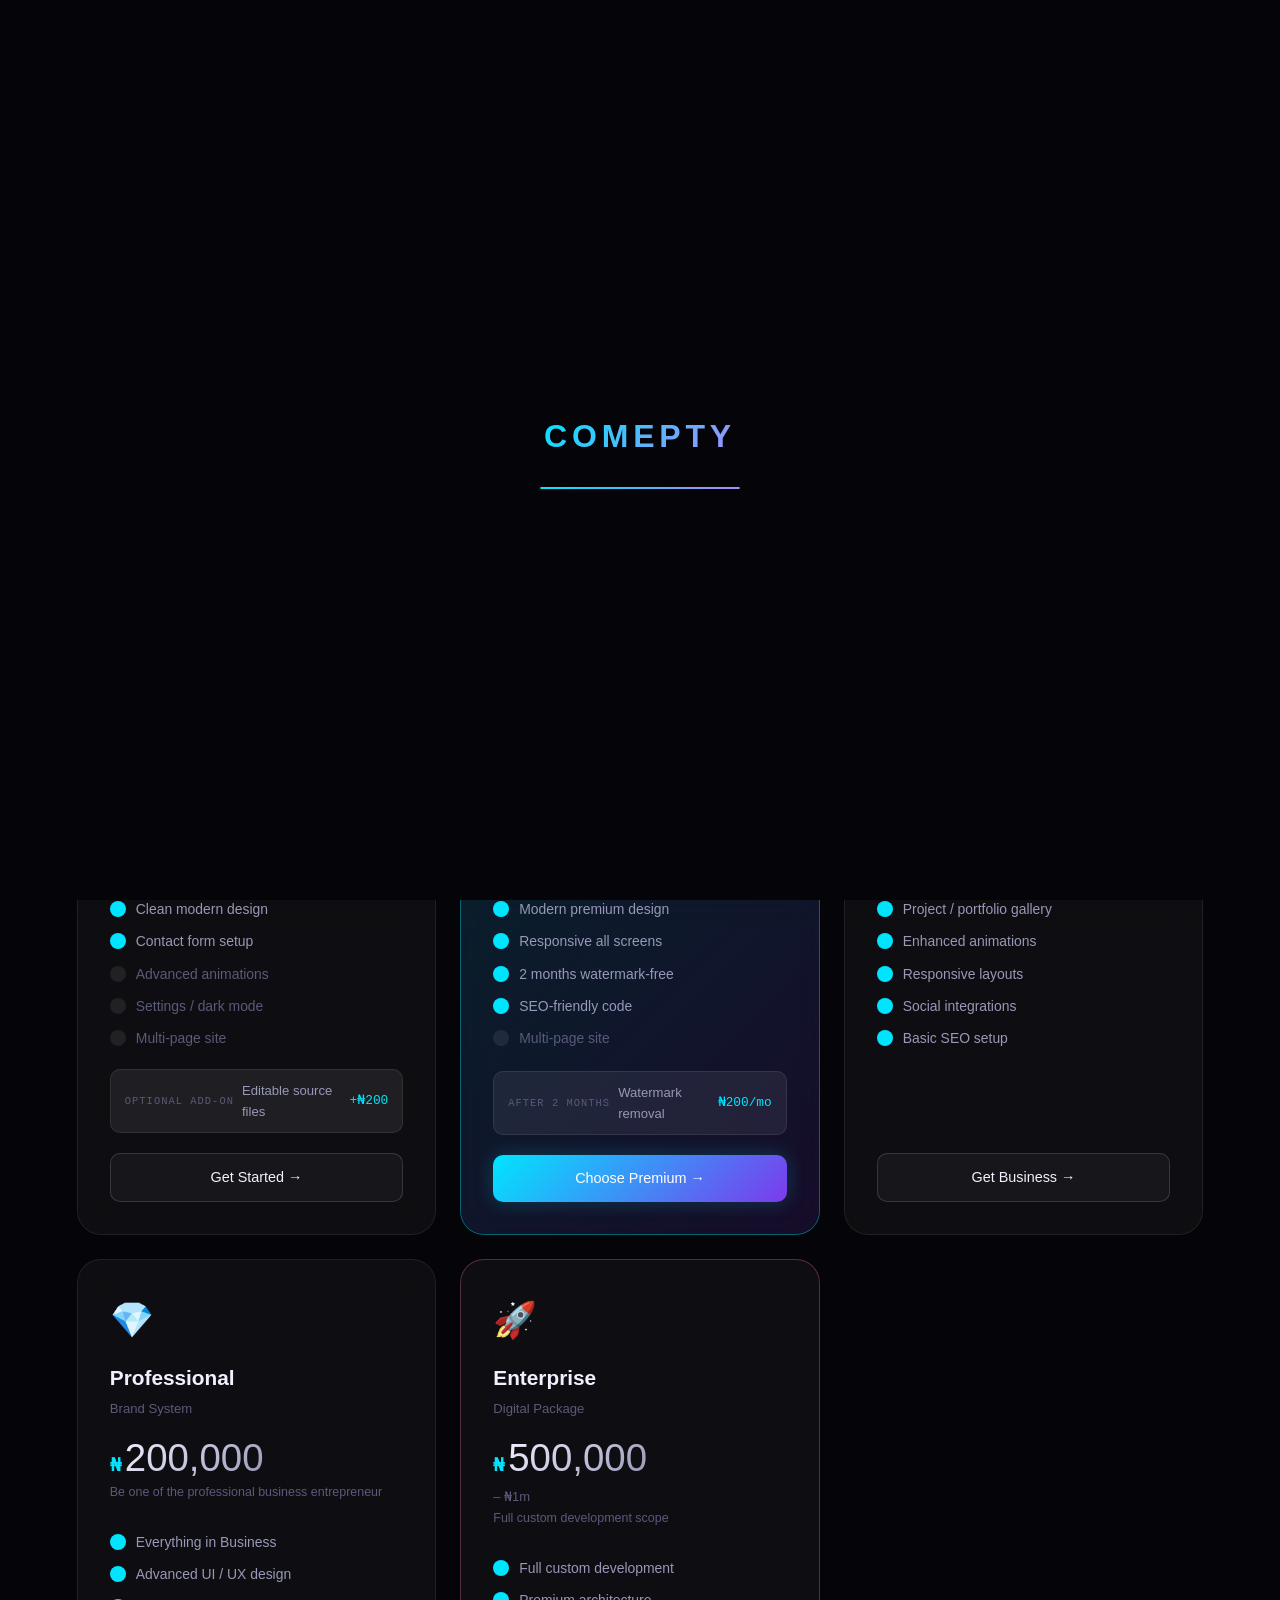
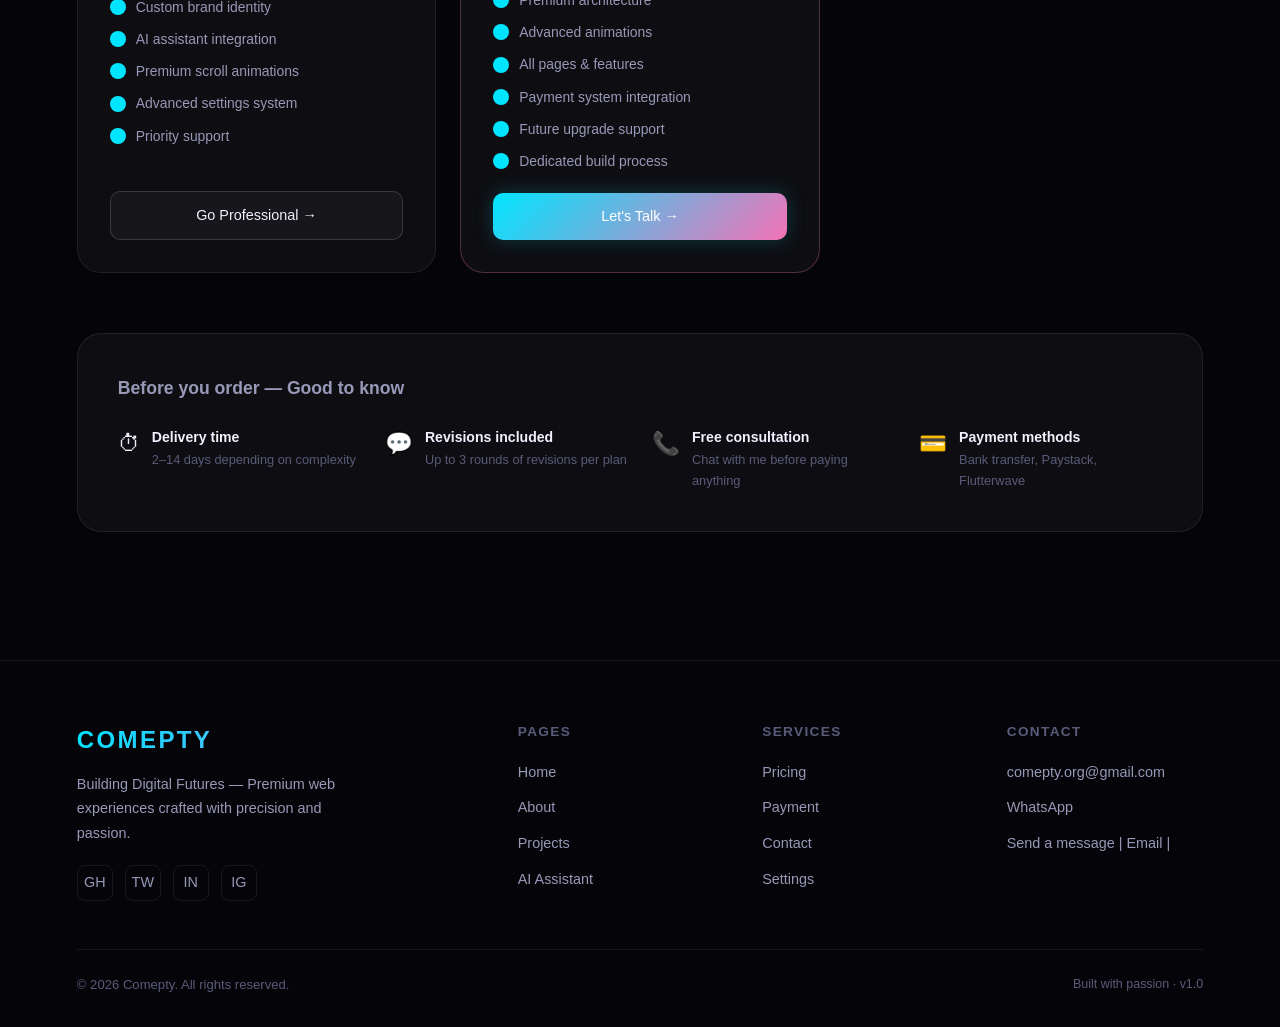
<file: pricing.html>
<!DOCTYPE html>
<html lang="en">
<head>
  <meta charset="UTF-8" />


 
  <meta name="viewport" content="width=device-width, initial-scale=1.0" />

<!-- ── SEO ── -->
<meta name="description" content="Comepty is a youth-led digital agency that builds premium websites and apps, crafted by a 16-year-old developer with a passion for clean design and futuristic experiences." />
<meta name="keywords" content="Comepty, web development, digital agency, premium websites, Nigeria, youth developer" />
<meta name="author" content="Comepty" />

<!-- ── Open Graph (WhatsApp, Discord, LinkedIn, Facebook) ── -->
<meta property="og:type" content="website" />
<meta property="og:site_name" content="Comepty" />
<meta property="og:locale" content="en_US" />
<meta property="og:url" content="https://comepty-official.github.io/Comepty-Portfolio/" />
<meta property="og:title" content="Comepty.org" />
<meta property="og:description" content="Comepty is a youth-led digital agency that builds premium websites and apps, crafted by a 16-year-old developer with a passion for clean design and futuristic experiences." />
<meta property="og:image" content="https://comepty-official.github.io/Comepty-Portfolio/image/icon.png" />
<meta property="og:image:width" content="1200" />
<meta property="og:image:height" content="630" />
<meta property="og:image:type" content="image/png" />
<meta property="og:image:alt" content="Comepty — Building Digital Futures" />

<!-- ── Twitter / X ── -->
<meta name="twitter:card" content="summary_large_image" />
<meta name="twitter:site" content="@comepty" />
<meta name="twitter:creator" content="@comepty" />
<meta name="twitter:title" content="Comepty.org" />
<meta name="twitter:description" content="Comepty is a youth-led digital agency that builds premium websites and apps, crafted by a 16-year-old developer with a passion for clean design and futuristic experiences." />
<meta name="twitter:image" content="https://comepty-official.github.io/Comepty-Portfolio/image/icon.png" />

<!-- ── Telegram ── -->
<meta property="og:image:alt" content="Comepty — Building Digital Futures" />

<!-- ── LinkedIn ── -->
<meta property="article:author" content="Comepty" />

<!-- ── Pinterest ── -->
<meta name="pinterest:title" content="Comepty.org" />
<meta name="pinterest:description" content="Comepty is a youth-led digital agency that builds premium websites and apps, crafted by a 16-year-old developer with a passion for clean design and futuristic experiences." />
<meta name="pinterest:image" content="https://comepty-official.github.io/Comepty-Portfolio/image/icon.png" />

<!-- ── Slack ── -->
<meta name="slack-app-id" content="comepty" />

<!-- ── TikTok ── -->
<meta name="tiktok:title" content="Comepty.org" />
<meta name="tiktok:description" content="Comepty is a youth-led digital agency that builds premium websites and apps, crafted by a 16-year-old developer with a passion for clean design and futuristic experiences." />
<meta name="tiktok:image" content="https://comepty-official.github.io/Comepty-Portfolio/image/icon.png" />

<!-- ── Instagram (uses Open Graph automatically) ── -->
<!-- Instagram reads og:title, og:description, og:image — already covered above -->

<!-- ── Snapchat ── -->
<meta name="snapchat:title" content="Comepty.org" />
<meta name="snapchat:description" content="Comepty is a youth-led digital agency that builds premium websites and apps, crafted by a 16-year-old developer with a passion for clean design and futuristic experiences." />
<meta name="snapchat:image" content="https://comepty-official.github.io/Comepty-Portfolio/image/icon.png" />






  <title>Pricing — Comepty</title>
  <meta name="description" content="Transparent, affordable pricing plans for premium websites and digital experiences by Comepty." />
  <link rel="preconnect" href="https://fonts.googleapis.com" />
  <link rel="preconnect" href="https://fonts.gstatic.com" crossorigin />
  <link rel="stylesheet" href="css/global.css" />
  <link rel="stylesheet" href="css/pricing.css" />
</head>
<body>

<main>
  <section class="page-hero-center">
    <div class="section-label reveal">Plans</div>
    <h1 class="section-title reveal reveal-delay-1">
      Simple, <span class="gradient-text">Honest</span> Pricing
    </h1>
    <p class="section-sub reveal reveal-delay-2">
      Every project is unique. Choose the plan that fits your needs, or contact me for a custom quote.
    </p>
    <div class="billing-toggle reveal reveal-delay-3">
      <span>Prices in NGN (₦)</span>
      <span class="billing-note">All prices negotiable for long-term partnerships</span>
    </div>
  </section>

  <section class="section">
    <div class="pricing-grid">

      <!-- Plan 1: Starter -->
      <div class="plan-card glass-card reveal reveal-delay-1">
        <div class="plan-header">
          <div class="plan-icon">🌱</div>
          <h2>Starter</h2>
          <p class="plan-sub">Landing Page</p>
          <div class="plan-price">
            <span class="price-currency">₦</span>
            <span class="price-amount">7,000</span>
            <span class="price-range">– ₦10,000</span>
          </div>
          <p class="price-note">One-time payment</p>
        </div>
        <ul class="plan-features">
          <li class="feat-yes">Single landing page</li>
          <li class="feat-yes">Mobile responsive</li>
          <li class="feat-yes">Clean modern design</li>
          <li class="feat-yes">Contact form setup</li>
          <li class="feat-no">Advanced animations</li>
          <li class="feat-no">Settings / dark mode</li>
          <li class="feat-no">Multi-page site</li>
        </ul>
        <div class="plan-addon">
          <span class="addon-label">Optional Add-on</span>
          <span class="addon-text">Editable source files</span>
          <span class="addon-price">+₦200</span>
        </div>
        <a href="payment.html?plan=starter" class="btn btn-ghost plan-btn">Get Started →</a>
      </div>

      <!-- Plan 2: Premium -->
      <div class="plan-card glass-card plan-popular reveal reveal-delay-2">
        <div class="plan-badge">Most Popular</div>
        <div class="plan-header">
          <div class="plan-icon">⚡</div>
          <h2>Premium</h2>
          <p class="plan-sub">Animated Website</p>
          <div class="plan-price">
            <span class="price-currency">₦</span>
            <span class="price-amount">20,000</span>
                        <span class="price-range">– ₦60,000</span>
          </div>
          <p class="price-note">Imaging all what you can do?</p>
        </div>
        <ul class="plan-features">
          <li class="feat-yes">Full animations & effects</li>
          <li class="feat-yes">Dark / light mode settings</li>
          <li class="feat-yes">Modern premium design</li>
          <li class="feat-yes">Responsive all screens</li>
          <li class="feat-yes">2 months watermark-free</li>
          <li class="feat-yes">SEO-friendly code</li>
          <li class="feat-no">Multi-page site</li>
        </ul>
        <div class="plan-addon">
          <span class="addon-label">After 2 months</span>
          <span class="addon-text">Watermark removal</span>
          <span class="addon-price">₦200/mo</span>
        </div>
        <a href="payment.html?plan=premium" class="btn btn-primary plan-btn">Choose Premium →</a>
      </div>

      <!-- Plan 3: Business -->
      <div class="plan-card glass-card reveal reveal-delay-3">
        <div class="plan-header">
          <div class="plan-icon">🏢</div>
          <h2>Business</h2>
          <p class="plan-sub">Multi-Page Website</p>
          <div class="plan-price">
            <span class="price-currency">₦</span>
            <span class="price-amount">90,000</span>
            <span class="price-range">– ₦150,000</span>
          </div>
          <p class="price-note">Start your Business and start making millions.</p>
        </div>
        <ul class="plan-features">
          <li class="feat-yes">Multi-page site (up to 6)</li>
          <li class="feat-yes">Contact & inquiry forms</li>
          <li class="feat-yes">Project / portfolio gallery</li>
          <li class="feat-yes">Enhanced animations</li>
          <li class="feat-yes">Responsive layouts</li>
          <li class="feat-yes">Social integrations</li>
          <li class="feat-yes">Basic SEO setup</li>
        </ul>
        <a href="payment.html?plan=business" class="btn btn-ghost plan-btn">Get Business →</a>
      </div>

      <!-- Plan 4: Professional -->
      <div class="plan-card glass-card reveal reveal-delay-4">
        <div class="plan-header">
          <div class="plan-icon">💎</div>
          <h2>Professional</h2>
          <p class="plan-sub">Brand System</p>
          <div class="plan-price">
            <span class="price-currency">₦</span>
            <span class="price-amount">200,000</span>   
          </div>
          <p class="price-note">Be one of the professional business 
          entrepreneur
        </div>
        <ul class="plan-features">
          <li class="feat-yes">Everything in Business</li>
          <li class="feat-yes">Advanced UI / UX design</li>
          <li class="feat-yes">Custom brand identity</li>
          <li class="feat-yes">AI assistant integration</li>
          <li class="feat-yes">Premium scroll animations</li>
          <li class="feat-yes">Advanced settings system</li>
          <li class="feat-yes">Priority support</li>
        </ul>
        <a href="payment.html?plan=professional" class="btn btn-ghost plan-btn">Go Professional →</a>
      </div>

      <!-- Plan 5: Enterprise -->
      <div class="plan-card glass-card plan-enterprise reveal reveal-delay-1">
        <div class="plan-header">
          <div class="plan-icon">🚀</div>
          <h2>Enterprise</h2>
          <p class="plan-sub">Digital Package</p>
          <div class="plan-price">
            <span class="price-currency">₦</span>
            <span class="price-amount">500,000</span>
          </div>
     <span class="price-range">– ₦1m</span    >          <p class="price-note">Full custom development scope</p>
        </div>
        <ul class="plan-features">
          <li class="feat-yes">Full custom development</li>
          <li class="feat-yes">Premium architecture</li>
          <li class="feat-yes">Advanced animations</li>
          <li class="feat-yes">All pages & features</li>
          <li class="feat-yes">Payment system integration</li>
          <li class="feat-yes">Future upgrade support</li>
          <li class="feat-yes">Dedicated build process</li>
        </ul>
        <a href="contact.html" class="btn btn-primary plan-btn" style="background:linear-gradient(135deg,var(--cyan),var(--pink))">Let's Talk →</a>
      </div>

    </div>

    <!-- FAQ / Notes -->
    <div class="pricing-notes reveal">
      <h3>Before you order — Good to know</h3>
      <div class="notes-grid">
        <div class="note-item">
          <span class="note-icon">⏱</span>
          <div>
            <strong>Delivery time</strong>
            <p>2–14 days depending on complexity</p>
          </div>
        </div>
        <div class="note-item">
          <span class="note-icon">💬</span>
          <div>
            <strong>Revisions included</strong>
            <p>Up to 3 rounds of revisions per plan</p>
          </div>
        </div>
        <div class="note-item">
          <span class="note-icon">📞</span>
          <div>
            <strong>Free consultation</strong>
            <p>Chat with me before paying anything</p>
          </div>
        </div>
        <div class="note-item">
          <span class="note-icon">💳</span>
          <div>
            <strong>Payment methods</strong>
            <p>Bank transfer, Paystack, Flutterwave</p>
          </div>
        </div>
      </div>
    </div>
  </section>
</main>

<script src="js/shell.js"></script>
<script src="js/global.js"></script>
<script src="js/pricing.js"></script>
</body>
</html>
</file>
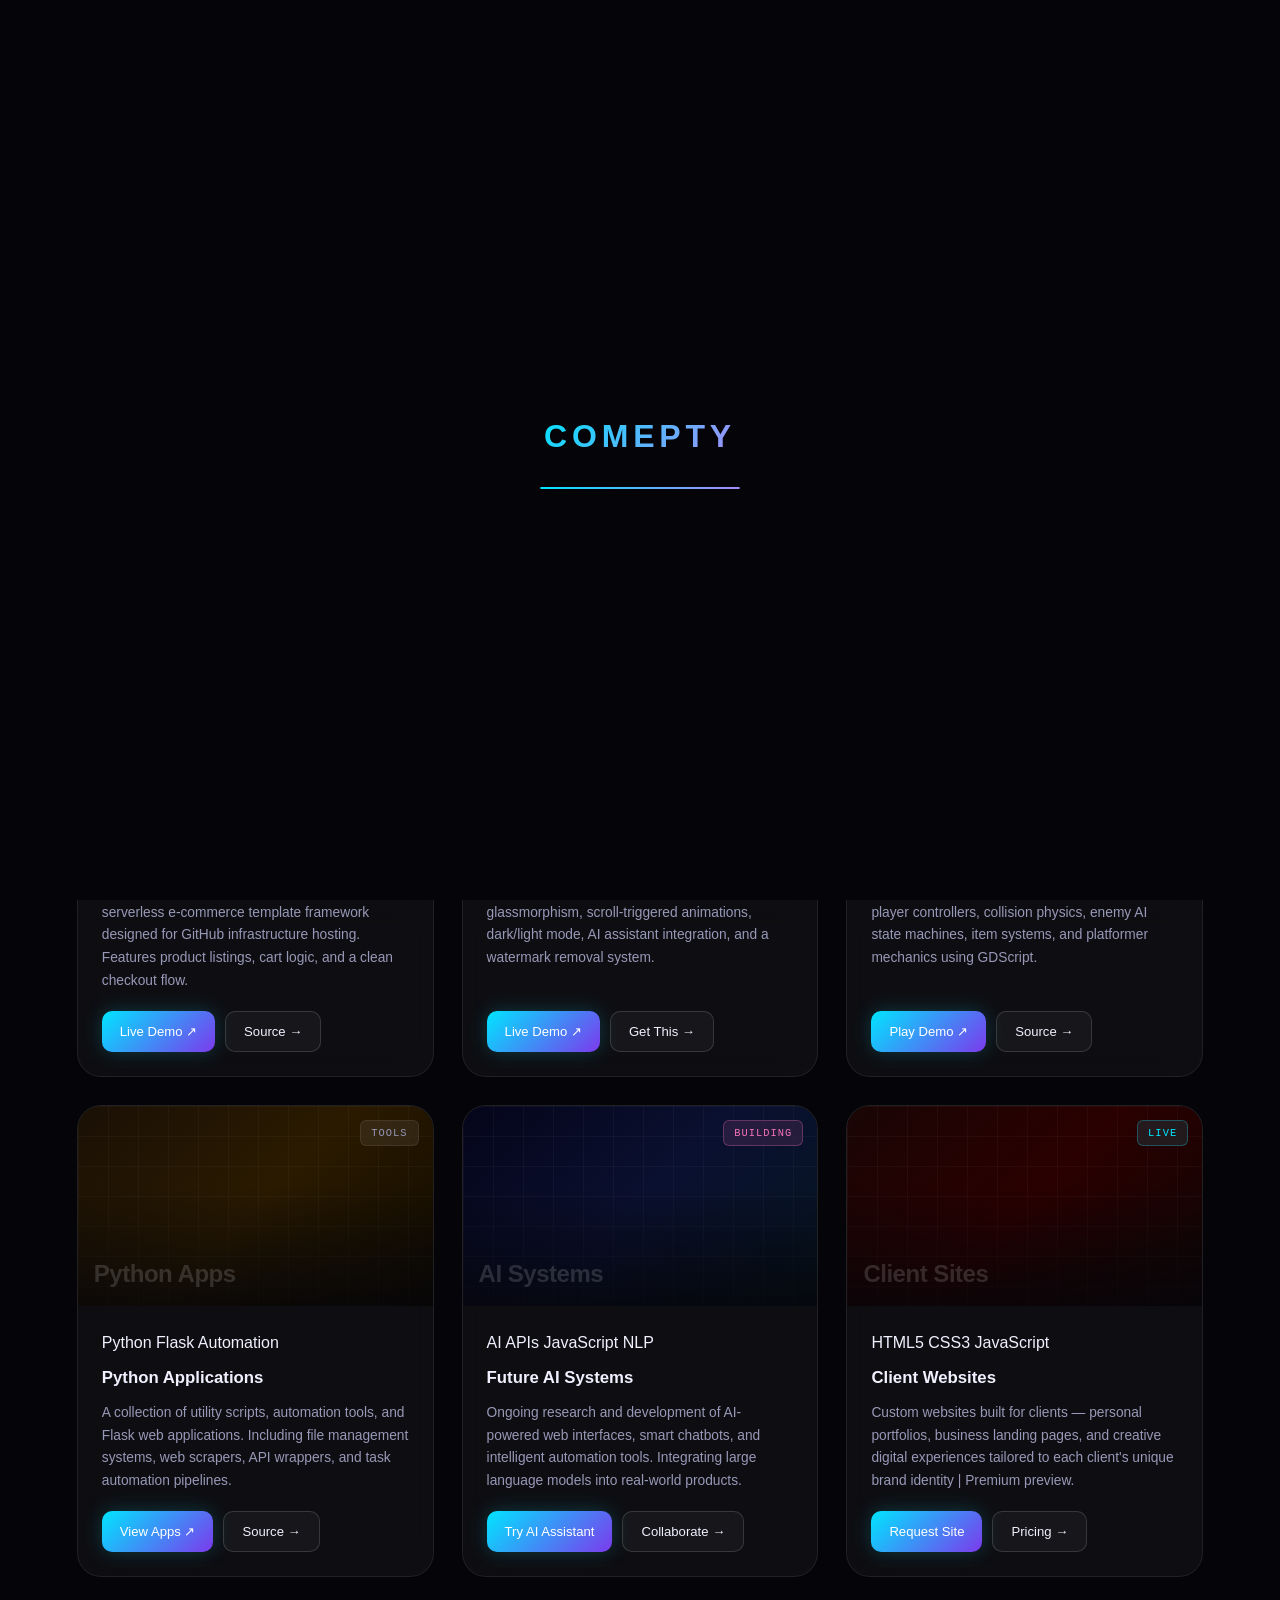
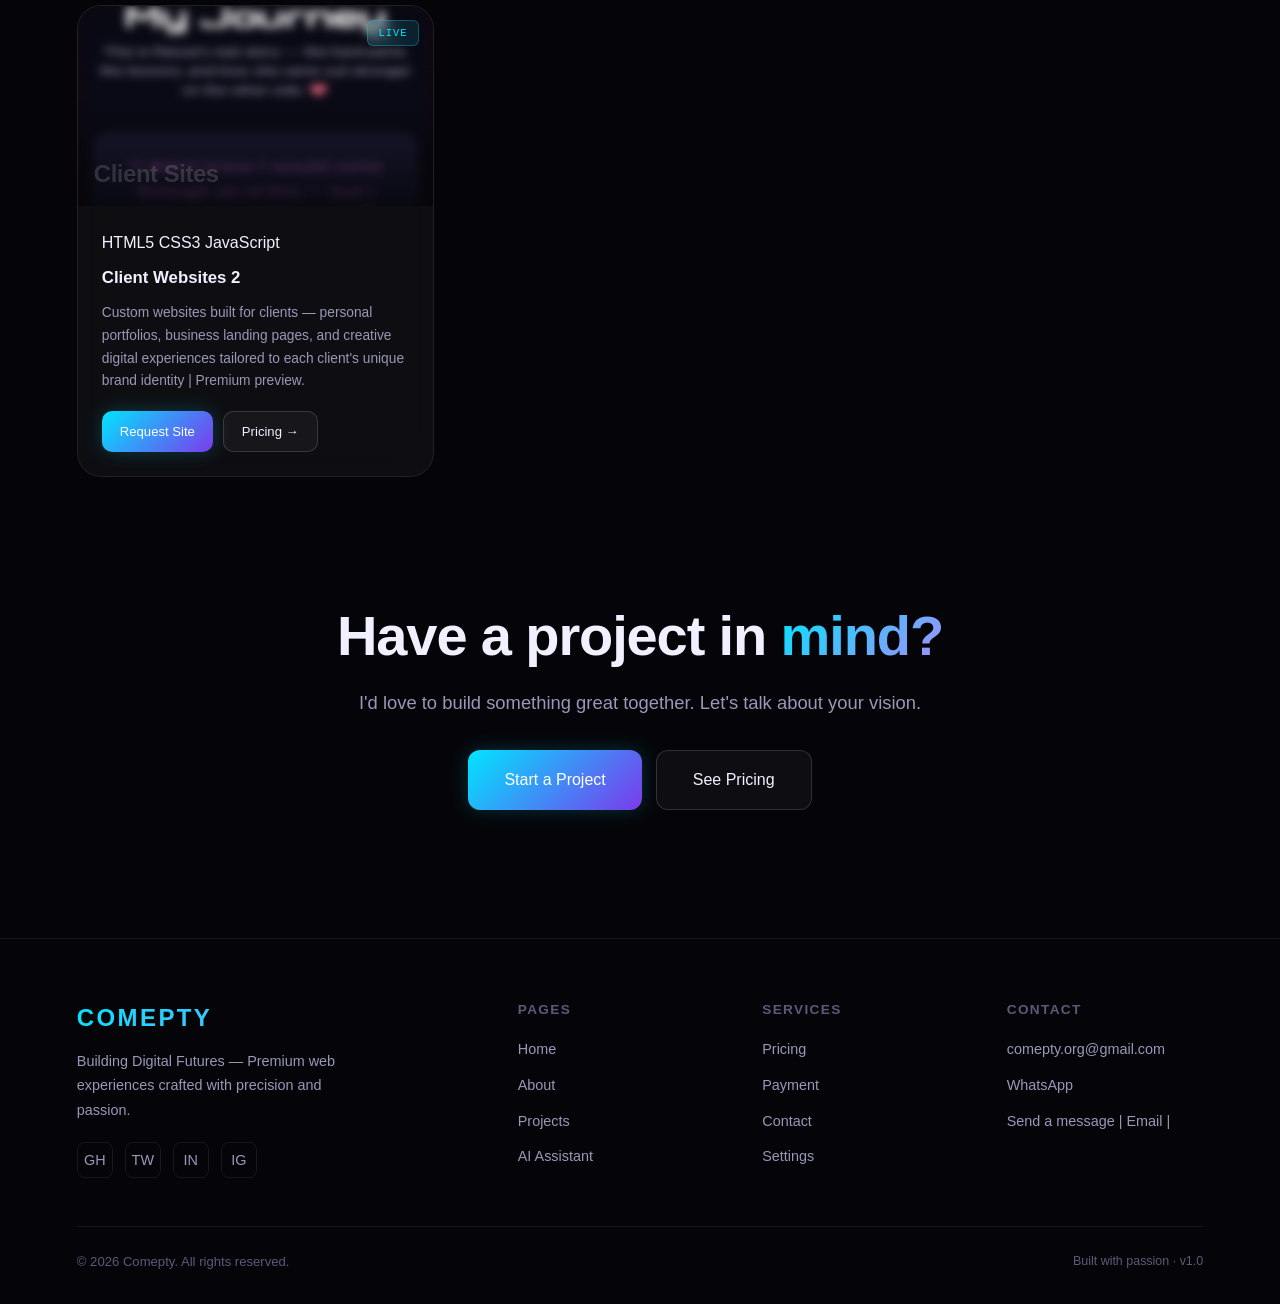
<file: projects.html>
<!DOCTYPE html>
<html lang="en">
<head>
  <meta charset="UTF-8" />
  
  
 
  <meta name="viewport" content="width=device-width, initial-scale=1.0" />
  
  
<!-- ── SEO ── -->
<meta name="description" content="Comepty is a youth-led digital agency that builds premium websites and apps, crafted by a 16-year-old developer with a passion for clean design and futuristic experiences." />
<meta name="keywords" content="Comepty, web development, digital agency, premium websites, Nigeria, youth developer" />
<meta name="author" content="Comepty" />

<!-- ── Open Graph (WhatsApp, Discord, LinkedIn, Facebook) ── -->
<meta property="og:type" content="website" />
<meta property="og:site_name" content="Comepty" />
<meta property="og:locale" content="en_US" />
<meta property="og:url" content="https://comepty-official.github.io/Comepty-Portfolio/" />
<meta property="og:title" content="Comepty.org" />
<meta property="og:description" content="Comepty is a youth-led digital agency that builds premium websites and apps, crafted by a 16-year-old developer with a passion for clean design and futuristic experiences." />
<meta property="og:image" content="https://comepty-official.github.io/Comepty-Portfolio/image/icon.png" />
<meta property="og:image:width" content="1200" />
<meta property="og:image:height" content="630" />
<meta property="og:image:type" content="image/png" />
<meta property="og:image:alt" content="Comepty — Building Digital Futures" />

<!-- ── Twitter / X ── -->
<meta name="twitter:card" content="summary_large_image" />
<meta name="twitter:site" content="@comepty" />
<meta name="twitter:creator" content="@comepty" />
<meta name="twitter:title" content="Comepty.org" />
<meta name="twitter:description" content="Comepty is a youth-led digital agency that builds premium websites and apps, crafted by a 16-year-old developer with a passion for clean design and futuristic experiences." />
<meta name="twitter:image" content="https://comepty-official.github.io/Comepty-Portfolio/image/icon.png" />

<!-- ── Telegram ── -->
<meta property="og:image:alt" content="Comepty — Building Digital Futures" />

<!-- ── LinkedIn ── -->
<meta property="article:author" content="Comepty" />

<!-- ── Pinterest ── -->
<meta name="pinterest:title" content="Comepty.org" />
<meta name="pinterest:description" content="Comepty is a youth-led digital agency that builds premium websites and apps, crafted by a 16-year-old developer with a passion for clean design and futuristic experiences." />
<meta name="pinterest:image" content="https://comepty-official.github.io/Comepty-Portfolio/image/icon.png" />

<!-- ── Slack ── -->
<meta name="slack-app-id" content="comepty" />

<!-- ── TikTok ── -->
<meta name="tiktok:title" content="Comepty.org" />
<meta name="tiktok:description" content="Comepty is a youth-led digital agency that builds premium websites and apps, crafted by a 16-year-old developer with a passion for clean design and futuristic experiences." />
<meta name="tiktok:image" content="https://comepty-official.github.io/Comepty-Portfolio/image/icon.png" />

<!-- ── Instagram (uses Open Graph automatically) ── -->
<!-- Instagram reads og:title, og:description, og:image — already covered above -->

<!-- ── Snapchat ── -->
<meta name="snapchat:title" content="Comepty.org" />
<meta name="snapchat:description" content="Comepty is a youth-led digital agency that builds premium websites and apps, crafted by a 16-year-old developer with a passion for clean design and futuristic experiences." />
<meta name="snapchat:image" content="https://comepty-official.github.io/Comepty-Portfolio/image/icon.png" />  
  
  

  <title>Projects — Comepty</title>
  
  
  
  
  <link rel="preconnect" href="https://fonts.googleapis.com" />
  <link rel="preconnect" href="https://fonts.gstatic.com" crossorigin />
  <link rel="stylesheet" href="css/global.css" />
  <link rel="stylesheet" href="css/projects.css" />
</head>
<body>

<main>
  <section class="page-hero-center">
    <div class="section-label reveal">Portfolio</div>
    <h1 class="section-title reveal reveal-delay-1">
      My <span class="gradient-text">Projects</span>
    </h1>
    <p class="section-sub reveal reveal-delay-2">
      A collection of digital experiences, experiments, and products I've built — each one a step forward in my journey.
    </p>

    <!-- Filter tabs -->
    <div class="filter-tabs reveal reveal-delay-3">
      <button class="filter-btn active" data-filter="all">All</button>
      <button class="filter-btn" data-filter="web">Web</button>
      <button class="filter-btn" data-filter="game">Game Dev</button>
      <button class="filter-btn" data-filter="python">Python</button>
      <button class="filter-btn" data-filter="ai">AI</button>
    </div>
  </section>

  <!-- Projects Grid -->
  <section class="section">
    <div class="projects-grid" id="projects-grid">

      <!-- Project 1 -->
      <article class="proj-card glass-card reveal" data-cat="web">
        <div class="proj-img proj-img-1">
          <div class="proj-img-label">WisMarket</div>
          <div class="proj-status proj-status-live">Live</div>
        </div>
        <div class="proj-body">
          <div class="proj-tags">
            <span class="tag">HTML5</span>
            <span class="tag">CSS3</span>
            <span class="tag">JavaScript</span>
            <span class="tag">GitHub Pages</span>
          </div>
          <h2>WisMarket</h2>
          <p>A fully encapsulated modular client-side serverless e-commerce template framework designed for GitHub infrastructure hosting. Features product listings, cart logic, and a clean checkout flow.</p>
          <div class="proj-footer">
            <a href="https://wisdom-oselene.github.io/Wis-Local-Market/" class="btn btn-primary btn-sm" target="_blank">Live Demo ↗</a>
            <a href="#" class="btn btn-ghost btn-sm" target="_blank">Source →</a>
          </div>
        </div>
      </article>

      <!-- Project 2 -->
      <article class="proj-card glass-card reveal reveal-delay-1" data-cat="web">
        <div class="proj-img proj-img-2">
          <div class="proj-img-label">Portfolio OS</div>
          <div class="proj-status">Design</div>
        </div>
        <div class="proj-body">
          <div class="proj-tags">
            <span class="tag">HTML5</span>
            <span class="tag">CSS3</span>
            <span class="tag">Animation</span>
            <span class="tag">Glassmorphism</span>
          </div>
          <h2>Web Portfolio System</h2>
          <p>A premium multi-page portfolio template featuring glassmorphism, scroll-triggered animations, dark/light mode, AI assistant integration, and a watermark removal system.</p>
          <div class="proj-footer">
            <a href="https://wisdom-oselene.github.io/My-portfolio-1/" class="btn btn-primary btn-sm" target="_blank">Live Demo ↗</a>
            <a href="pricing.html" class="btn btn-ghost btn-sm">Get This →</a>
          </div>
        </div>
      </article>

      <!-- Project 3 -->
      <article class="proj-card glass-card reveal reveal-delay-2" data-cat="game">
        <div class="proj-img proj-img-3">
          <div class="proj-img-label">Game Dev</div>
          <div class="proj-status">Experimental</div>
        </div>
        <div class="proj-body">
          <div class="proj-tags">
            <span class="tag">GDScript</span>
            <span class="tag">Godot 4</span>
            <span class="tag">2D</span>
          </div>
          <h2>Game Development Experiments</h2>
          <p>A series of Godot Engine prototypes exploring 2D player controllers, collision physics, enemy AI state machines, item systems, and platformer mechanics using GDScript.</p>
          <div class="proj-footer">
            <a href="Error.html" class="btn btn-primary btn-sm" target="_blank">Play Demo ↗</a>
            <a href="Error.html" class="btn btn-ghost btn-sm" target="_blank">Source →</a>
          </div>
        </div>
      </article>

      <!-- Project 4 -->
      <article class="proj-card glass-card reveal reveal-delay-3" data-cat="python">
        <div class="proj-img proj-img-4">
          <div class="proj-img-label">Python Apps</div>
          <div class="proj-status">Tools</div>
        </div>
        <div class="proj-body">
          <div class="proj-tags">
            <span class="tag">Python</span>
            <span class="tag">Flask</span>
            <span class="tag">Automation</span>
          </div>
          <h2>Python Applications</h2>
          <p>A collection of utility scripts, automation tools, and Flask web applications. Including file management systems, web scrapers, API wrappers, and task automation pipelines.</p>
          <div class="proj-footer">
            <a href="Error.html" class="btn btn-primary btn-sm" target="_blank">View Apps ↗</a>
            <a href="Error.html" class="btn btn-ghost btn-sm" target="_blank">Source →</a>
          </div>
        </div>
      </article>

      <!-- Project 5 -->
      <article class="proj-card glass-card reveal reveal-delay-4" data-cat="ai">
        <div class="proj-img proj-img-5">
          <div class="proj-img-label">AI Systems</div>
          <div class="proj-status proj-status-building">Building</div>
        </div>
        <div class="proj-body">
          <div class="proj-tags">
            <span class="tag">AI APIs</span>
            <span class="tag">JavaScript</span>
            <span class="tag">NLP</span>
          </div>
          <h2>Future AI Systems</h2>
          <p>Ongoing research and development of AI-powered web interfaces, smart chatbots, and intelligent automation tools. Integrating large language models into real-world products.</p>
          <div class="proj-footer">
            <a href="ai.html" class="btn btn-primary btn-sm">Try AI Assistant</a>
            <a href="contact.html" class="btn btn-ghost btn-sm">Collaborate →</a>
          </div>
        </div>
      </article>

      <!-- Project 6 -->
      <article class="proj-card glass-card reveal reveal-delay-1" data-cat="web">
        <div class="proj-img proj-img-6">
          <div class="proj-img-label">Client Sites</div>
          <div class="proj-status proj-status-live">Live</div>
        </div>
        <div class="proj-body">
          <div class="proj-tags">
            <span class="tag">HTML5</span>
            <span class="tag">CSS3</span>
            <span class="tag">JavaScript</span>
          </div>
          <h2>Client Websites</h2>
          <p>Custom websites built for clients — personal portfolios, business landing pages, and creative digital experiences tailored to each client's unique brand identity | Premium preview.</p>
          <div class="proj-footer">
            <a href="https://culuminus.github.io/Abdul-affiliate-marketing.-/" class="btn btn-primary btn-sm">Request Site</a>
            <a href="pricing.html" class="btn btn-ghost btn-sm">Pricing →</a>
          </div>
        </div>
      </article>
      
      
      
      
 
 
       <article class="proj-card glass-card reveal reveal-delay-1" data-cat="web">
        <div class="proj-img proj-img-6">
            <img class="Client-img" src="image/Client.png" alt=""></img>
          <div class="proj-img-label">Client Sites</div>
          <div class="proj-status proj-status-live">Live</div>
        </div>
        <div class="proj-body">
          <div class="proj-tags">
            <span class="tag">HTML5</span>
            <span class="tag">CSS3</span>
            <span class="tag">JavaScript</span>
          </div>
          <h2>Client Websites 2</h2>
          <p>Custom websites built for clients — personal portfolios, business landing pages, and creative digital experiences tailored to each client's unique brand identity | Premium preview.</p>
          <div class="proj-footer">
                          <a href="https://culuminus.github.io/RaizzaStory/aboutme.html" class="btn btn-primary btn-sm">Request Site</a>

            <a href="pricing.html" class="btn btn-ghost btn-sm">Pricing →</a>
          </div>
        </div>
      </article>

    </div>
  </section>

  <!-- CTA -->
  <section class="section" style="text-align:center;padding-top:0">
    <div class="proj-cta reveal">
      <h2 class="section-title">Have a project in <span class="gradient-text">mind?</span></h2>
      <p class="section-sub" style="margin:0 auto 32px">I'd love to build something great together. Let's talk about your vision.</p>
      <div style="display:flex;gap:14px;justify-content:center;flex-wrap:wrap">
        <a href="contact.html" class="btn btn-primary btn-lg">Start a Project</a>
        <a href="pricing.html" class="btn btn-ghost btn-lg">See Pricing</a>
      </div>
    </div>
  </section>
</main>

<script src="js/shell.js"></script>
<script src="js/global.js"></script>
<script src="js/projects.js"></script>
</body>
</html>
</file>
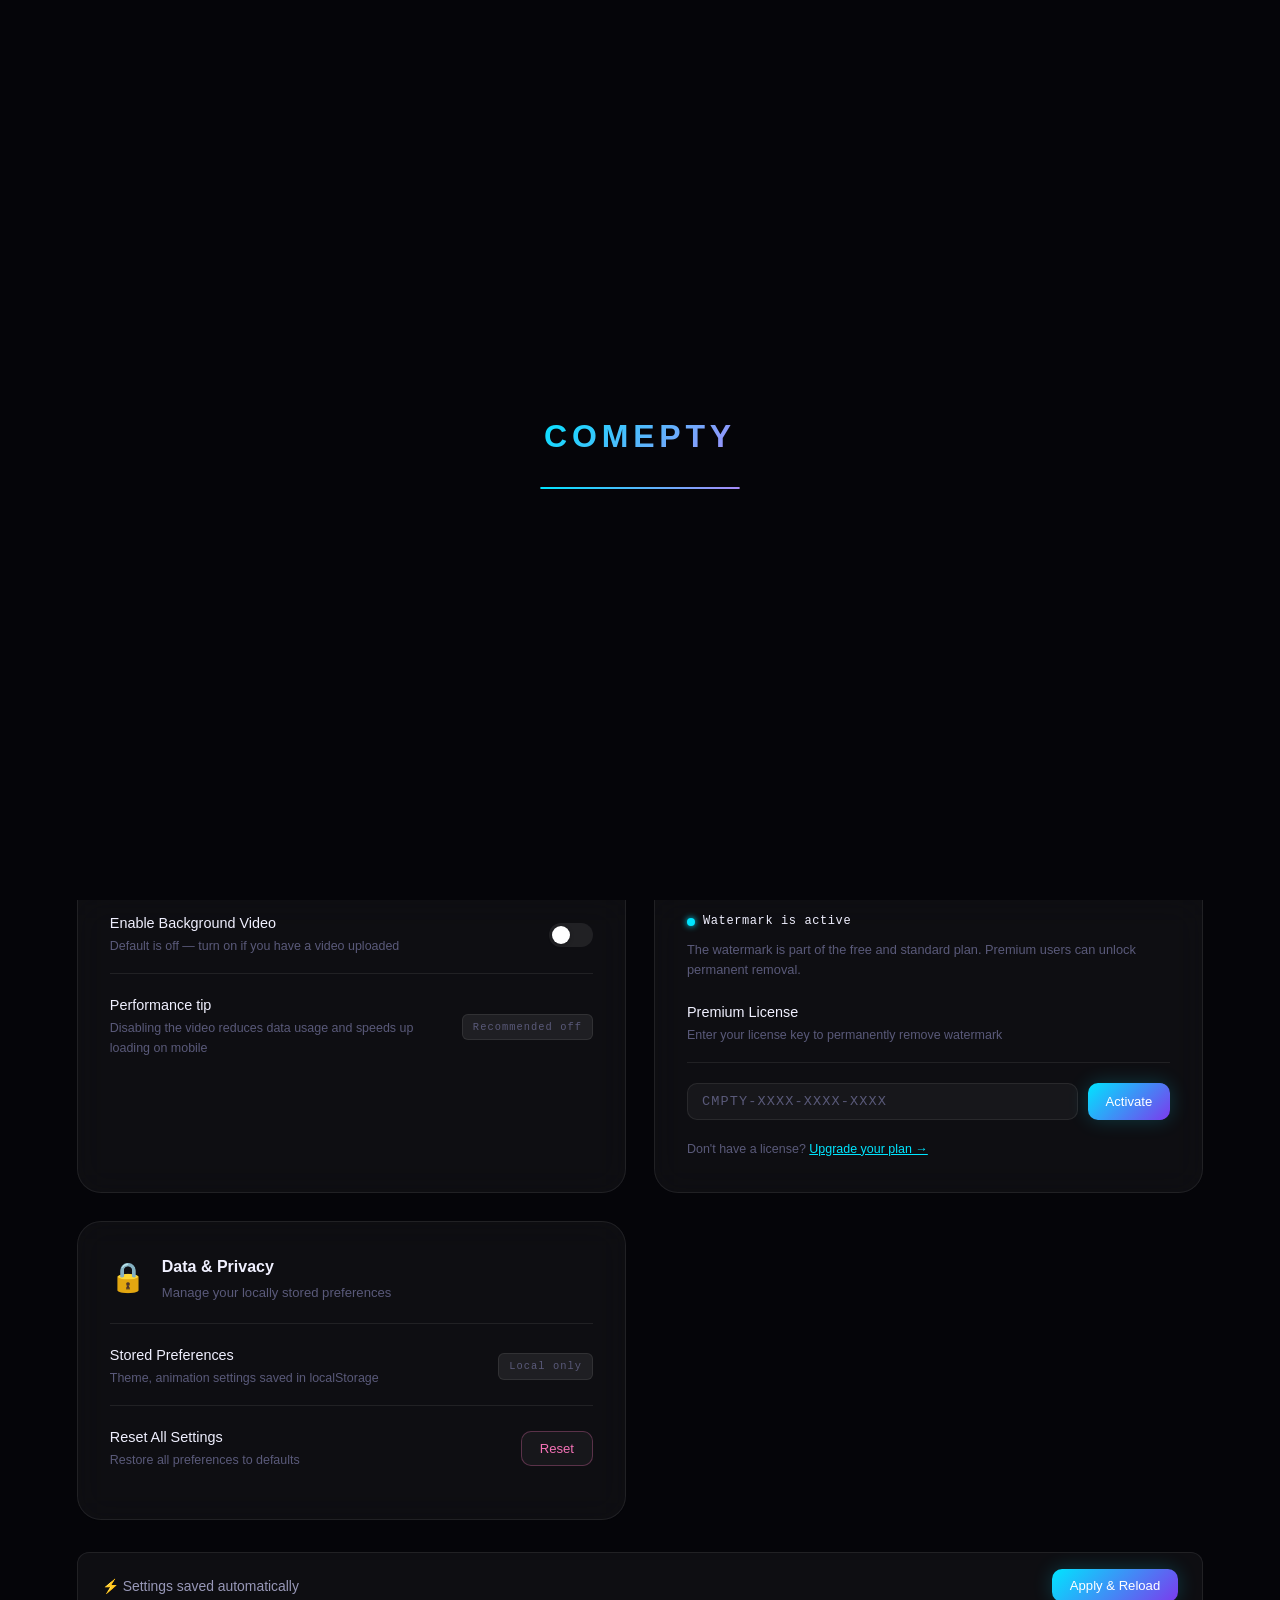
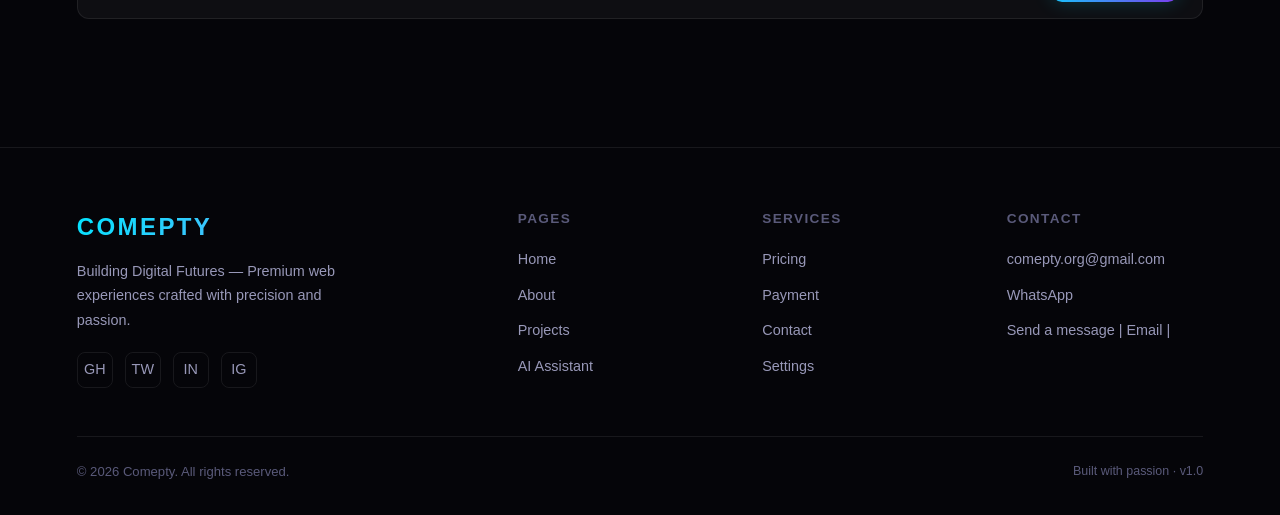
<file: settings.html>
<!DOCTYPE html>
<html lang="en">
<head>
  <meta charset="UTF-8" />
  
  <meta name="viewport" content="width=device-width, initial-scale=1.0" />
 
<!-- ── SEO ── -->
<meta name="description" content="Comepty is a youth-led digital agency that builds premium websites and apps, crafted by a 16-year-old developer with a passion for clean design and futuristic experiences." />
<meta name="keywords" content="Comepty, web development, digital agency, premium websites, Nigeria, youth developer" />
<meta name="author" content="Comepty" />

<!-- ── Open Graph (WhatsApp, Discord, LinkedIn, Facebook) ── -->
<meta property="og:type" content="website" />
<meta property="og:site_name" content="Comepty" />
<meta property="og:locale" content="en_US" />
<meta property="og:url" content="https://comepty-official.github.io/Comepty-Portfolio/" />
<meta property="og:title" content="Comepty.org" />
<meta property="og:description" content="Comepty is a youth-led digital agency that builds premium websites and apps, crafted by a 16-year-old developer with a passion for clean design and futuristic experiences." />
<meta property="og:image" content="https://comepty-official.github.io/Comepty-Portfolio/image/icon.png" />
<meta property="og:image:width" content="1200" />
<meta property="og:image:height" content="630" />
<meta property="og:image:type" content="image/png" />
<meta property="og:image:alt" content="Comepty — Building Digital Futures" />

<!-- ── Twitter / X ── -->
<meta name="twitter:card" content="summary_large_image" />
<meta name="twitter:site" content="@comepty" />
<meta name="twitter:creator" content="@comepty" />
<meta name="twitter:title" content="Comepty.org" />
<meta name="twitter:description" content="Comepty is a youth-led digital agency that builds premium websites and apps, crafted by a 16-year-old developer with a passion for clean design and futuristic experiences." />
<meta name="twitter:image" content="https://comepty-official.github.io/Comepty-Portfolio/image/icon.png" />

<!-- ── Telegram ── -->
<meta property="og:image:alt" content="Comepty — Building Digital Futures" />

<!-- ── LinkedIn ── -->
<meta property="article:author" content="Comepty" />

<!-- ── Pinterest ── -->
<meta name="pinterest:title" content="Comepty.org" />
<meta name="pinterest:description" content="Comepty is a youth-led digital agency that builds premium websites and apps, crafted by a 16-year-old developer with a passion for clean design and futuristic experiences." />
<meta name="pinterest:image" content="https://comepty-official.github.io/Comepty-Portfolio/image/icon.png" />

<!-- ── Slack ── -->
<meta name="slack-app-id" content="comepty" />

<!-- ── TikTok ── -->
<meta name="tiktok:title" content="Comepty.org" />
<meta name="tiktok:description" content="Comepty is a youth-led digital agency that builds premium websites and apps, crafted by a 16-year-old developer with a passion for clean design and futuristic experiences." />
<meta name="tiktok:image" content="https://comepty-official.github.io/Comepty-Portfolio/image/icon.png" />

<!-- ── Instagram (uses Open Graph automatically) ── -->
<!-- Instagram reads og:title, og:description, og:image — already covered above -->

<!-- ── Snapchat ── -->
<meta name="snapchat:title" content="Comepty.org" />
<meta name="snapchat:description" content="Comepty is a youth-led digital agency that builds premium websites and apps, crafted by a 16-year-old developer with a passion for clean design and futuristic experiences." />
<meta name="snapchat:image" content="https://comepty-official.github.io/Comepty-Portfolio/image/icon.png" />


  <title>Settings — Comepty</title>
  <link rel="preconnect" href="https://fonts.googleapis.com" />
  <link rel="preconnect" href="https://fonts.gstatic.com" crossorigin />
  <link rel="stylesheet" href="css/global.css" />
  <link rel="stylesheet" href="css/settings.css" />
</head>
<body>

<main>
  <section class="section settings-section">

    <div class="settings-header">
      <div class="section-label reveal">Preferences</div>
      <h1 class="section-title reveal reveal-delay-1">
        Site <span class="gradient-text">Settings</span>
      </h1>
      <p class="section-sub reveal reveal-delay-2">
        Customize your Comepty experience. All preferences are saved locally on your device.
      </p>
    </div>

    <div class="settings-grid">

      <!-- ── Appearance ───────────────────────────────────── -->
      <div class="settings-group glass-card reveal reveal-delay-1">
        <div class="sg-header">
          <div class="sg-icon">🎨</div>
          <div>
            <h2>Appearance</h2>
            <p>Choose how Comepty looks on your device</p>
          </div>
        </div>

        <div class="setting-item">
          <div class="si-info">
            <div class="si-title">Color Theme</div>
            <div class="si-desc">Toggle between dark and light mode</div>
          </div>
          <div class="theme-toggle-group">
            <button class="theme-btn" id="theme-dark" data-theme="dark">
              🌙 Dark
            </button>
            <button class="theme-btn" id="theme-light" data-theme="light">
              ☀️ Light
            </button>
          </div>
        </div>

        <!-- Theme preview -->
      
        
        
        
        
        
        
        <div class="theme-preview" id="theme-preview">
          <div class="preview-bar">
            <div class="preview-dot" style="background:#ff5f57"></div>
            <div class="preview-dot" style="background:#ffbd2e"></div>
            <div class="preview-dot" style="background:#28ca41"></div>
            <span class="preview-url">comepty.dev</span>
          </div>
          <div class="preview-body">
            <div class="preview-nav"></div>
            <div class="preview-hero">
              <div class="preview-title"></div>
              <div class="preview-sub"></div>
              <div class="preview-btn"></div>
            </div>
          </div>
        </div>
      </div>

      <!-- ── Animations ───────────────────────────────────── -->
      <div class="settings-group glass-card reveal reveal-delay-2">
        <div class="sg-header">
          <div class="sg-icon">✨</div>
          <div>
            <h2>Motion & Animations</h2>
            <p>Control animations and visual effects</p>
          </div>
        </div>

        <div class="setting-item">
          <div class="si-info">
            <div class="si-title">Page Animations</div>
            <div class="si-desc">Scroll reveals, floating elements, transitions</div>
          </div>
          <label class="toggle-switch">
            <input type="checkbox" id="toggle-anim" checked />
            <span class="toggle-track">
              <span class="toggle-thumb"></span>
            </span>
          </label>
        </div>

        <div class="setting-item">
          <div class="si-info">
            <div class="si-title">Particle Effects</div>
            <div class="si-desc">Floating particles in the background</div>
          </div>
          <label class="toggle-switch">
            <input type="checkbox" id="toggle-particles" checked />
            <span class="toggle-track">
              <span class="toggle-thumb"></span>
            </span>
          </label>
        </div>

        <div class="setting-item">
          <div class="si-info">
            <div class="si-title">Reduced Motion</div>
            <div class="si-desc">Minimal animations for accessibility</div>
          </div>
          <label class="toggle-switch">
            <input type="checkbox" id="toggle-reduced" />
            <span class="toggle-track">
              <span class="toggle-thumb"></span>
            </span>
          </label>
        </div>
      </div>
      
      
      
      
      
      
    
      <!-- ── Background Video ── -->  
      
      
    <div class="settings-group glass-card reveal reveal-delay-3">
        <div class="sg-header">
          <div class="sg-icon">🎬</div>
          <div>
            <h2>Background Video</h2>
            <p>Control the fullscreen background video</p>
          </div>
        </div>

        <div class="setting-item">
          <div class="si-info">
            <div class="si-title">Enable Background Video</div>
            <div class="si-desc">Default is off — turn on if you have a video uploaded</div>
          </div>
          <label class="toggle-switch">
            <input type="checkbox" id="video-toggle" />
            <span class="toggle-track"><span class="toggle-thumb"></span></span>
          </label>
        </div>

        <div class="setting-item" style="border:none">
          <div class="si-info">
            <div class="si-title">Performance tip</div>
            <div class="si-desc">Disabling the video reduces data usage and speeds up loading on mobile</div>
          </div>
          <span class="si-badge">Recommended off</span>
        </div>
      </div>
        
      
      
      
      
      
      
      
      

      <!-- ── Watermark ────────────────────────────────────── -->
      <div class="settings-group glass-card reveal reveal-delay-3">
        <div class="sg-header">
          <div class="sg-icon">💧</div>
          <div>
            <h2>Watermark</h2>
            <p>Manage the "Powered by Comepty" badge</p>
          </div>
        </div>

        <div class="watermark-info">
          <div class="wm-status" id="wm-status">
            <span class="wm-dot"></span>
            <span id="wm-status-text">Watermark is active</span>
          </div>
          <p class="wm-desc">The watermark is part of the free and standard plan. Premium users can unlock permanent removal.</p>
        </div>

        <div class="setting-item">
          <div class="si-info">
            <div class="si-title">Premium License</div>
            <div class="si-desc">Enter your license key to permanently remove watermark</div>
          </div>
        </div>

        <div class="license-input-wrap">
          <input type="text" id="license-key" class="form-input" placeholder="CMPTY-XXXX-XXXX-XXXX" maxlength="19" />
          <button class="btn btn-primary btn-sm" id="activate-license">Activate</button>
        </div>
        <div id="license-status" class="license-msg" style="display:none"></div>

        <p class="wm-footnote">
          Don't have a license? <a href="pricing.html">Upgrade your plan →</a>
        </p>
      </div>

      <!-- ── Data & Privacy ───────────────────────────────── -->
      <div class="settings-group glass-card reveal reveal-delay-4">
        <div class="sg-header">
          <div class="sg-icon">🔒</div>
          <div>
            <h2>Data & Privacy</h2>
            <p>Manage your locally stored preferences</p>
          </div>
        </div>

        <div class="setting-item">
          <div class="si-info">
            <div class="si-title">Stored Preferences</div>
            <div class="si-desc">Theme, animation settings saved in localStorage</div>
          </div>
          <span class="si-badge">Local only</span>
        </div>

        <div class="setting-item" style="border:none">
          <div class="si-info">
            <div class="si-title">Reset All Settings</div>
            <div class="si-desc">Restore all preferences to defaults</div>
          </div>
          <button class="btn btn-ghost btn-sm" id="reset-settings" style="color:var(--pink);border-color:rgba(244,114,182,0.3)">
            Reset
          </button>
        </div>
      </div>

    </div>

    <!-- Save banner -->
    <div class="save-banner" id="save-banner">
      <span>⚡ Settings saved automatically</span>
      <button class="btn btn-primary btn-sm" onclick="window.location.reload()">Apply & Reload</button>
    </div>

  </section>
</main>

<script src="js/shell.js"></script>
<script src="js/global.js"></script>
<script src="js/settings.js"></script>
</body>
</html>
</file>
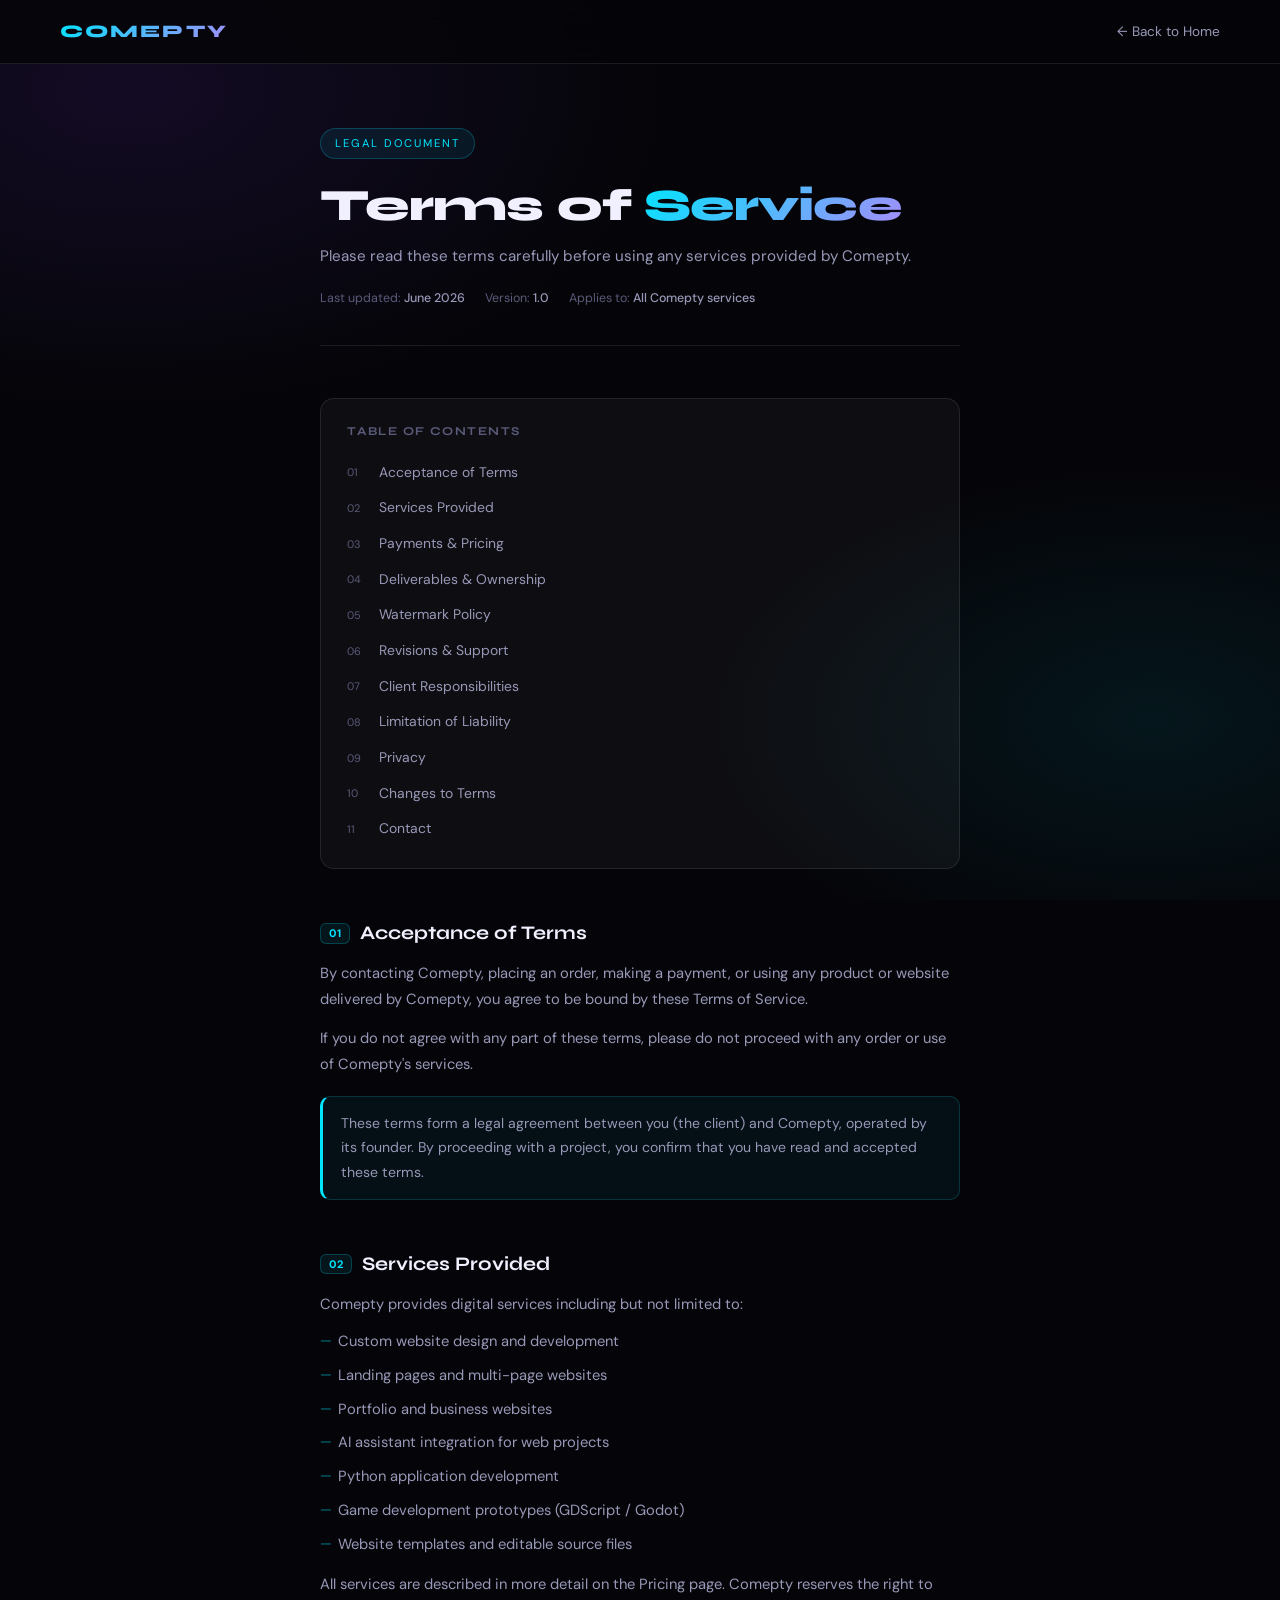
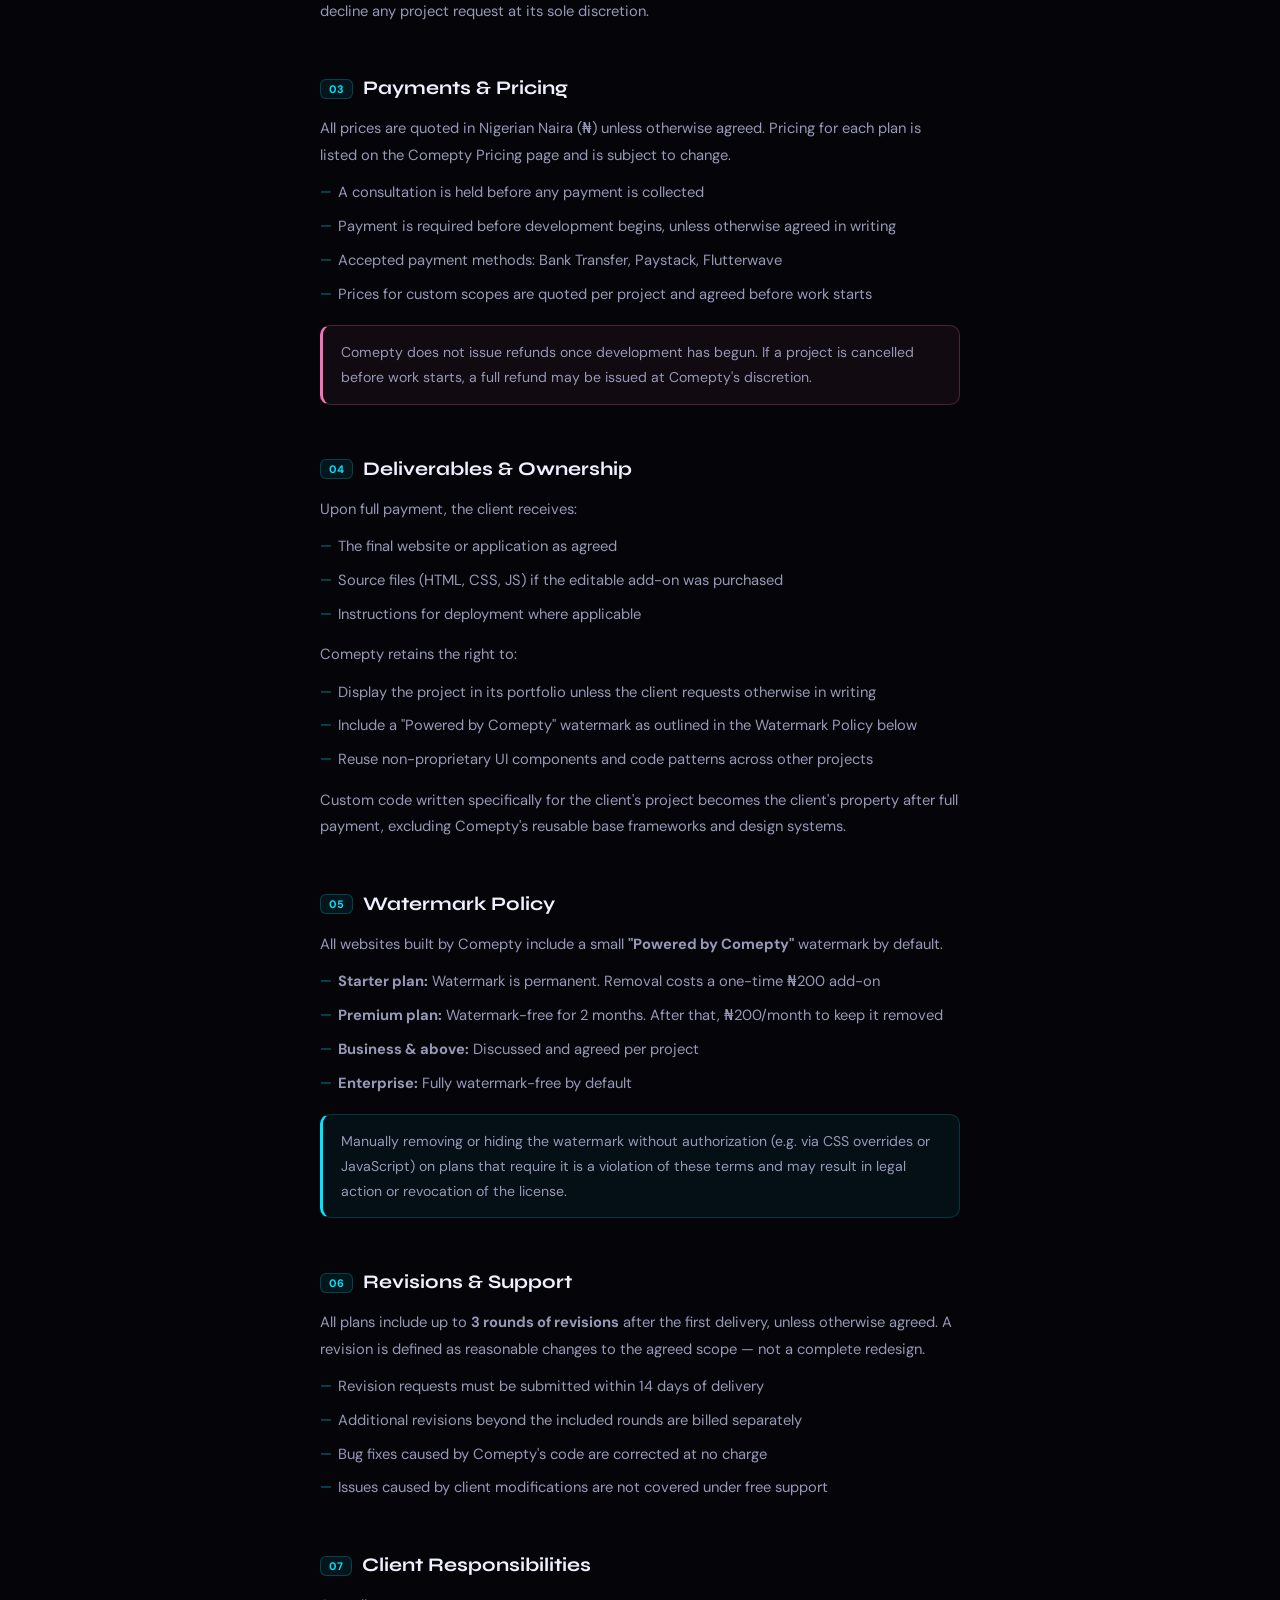
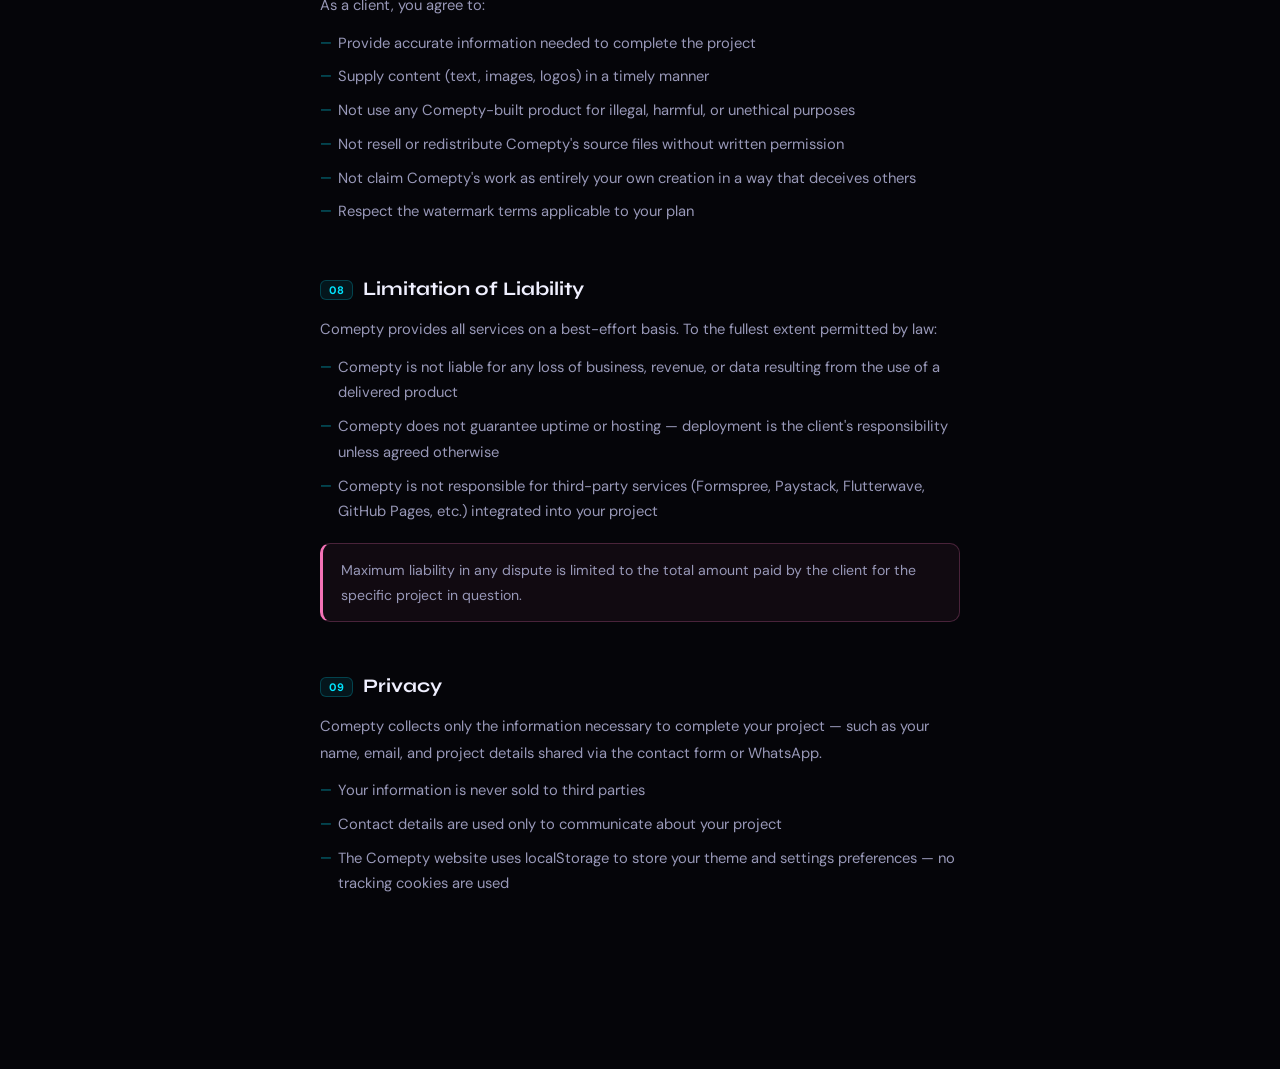
<file: terms and service.html>
<!DOCTYPE html>
<html lang="en">
<head>
  <meta charset="UTF-8" />
  
  
 
  <meta name="viewport" content="width=device-width, initial-scale=1.0" />
  
  
  
  
<!-- ── SEO ── -->
<meta name="description" content="Comepty is a youth-led digital agency that builds premium websites and apps, crafted by a 16-year-old developer with a passion for clean design and futuristic experiences." />
<meta name="keywords" content="Comepty, web development, digital agency, premium websites, Nigeria, youth developer" />
<meta name="author" content="Comepty" />

<!-- ── Open Graph (WhatsApp, Discord, LinkedIn, Facebook) ── -->
<meta property="og:type" content="website" />
<meta property="og:site_name" content="Comepty" />
<meta property="og:locale" content="en_US" />
<meta property="og:url" content="https://comepty-official.github.io/Comepty-Portfolio/" />
<meta property="og:title" content="Comepty.org" />
<meta property="og:description" content="Comepty is a youth-led digital agency that builds premium websites and apps, crafted by a 16-year-old developer with a passion for clean design and futuristic experiences." />
<meta property="og:image" content="https://comepty-official.github.io/Comepty-Portfolio/image/icon.png" />
<meta property="og:image:width" content="1200" />
<meta property="og:image:height" content="630" />
<meta property="og:image:type" content="image/png" />
<meta property="og:image:alt" content="Comepty — Building Digital Futures" />

<!-- ── Twitter / X ── -->
<meta name="twitter:card" content="summary_large_image" />
<meta name="twitter:site" content="@comepty" />
<meta name="twitter:creator" content="@comepty" />
<meta name="twitter:title" content="Comepty.org" />
<meta name="twitter:description" content="Comepty is a youth-led digital agency that builds premium websites and apps, crafted by a 16-year-old developer with a passion for clean design and futuristic experiences." />
<meta name="twitter:image" content="https://comepty-official.github.io/Comepty-Portfolio/image/icon.png" />

<!-- ── Telegram ── -->
<meta property="og:image:alt" content="Comepty — Building Digital Futures" />

<!-- ── LinkedIn ── -->
<meta property="article:author" content="Comepty" />

<!-- ── Pinterest ── -->
<meta name="pinterest:title" content="Comepty.org" />
<meta name="pinterest:description" content="Comepty is a youth-led digital agency that builds premium websites and apps, crafted by a 16-year-old developer with a passion for clean design and futuristic experiences." />
<meta name="pinterest:image" content="https://comepty-official.github.io/Comepty-Portfolio/image/icon.png" />

<!-- ── Slack ── -->
<meta name="slack-app-id" content="comepty" />

<!-- ── TikTok ── -->
<meta name="tiktok:title" content="Comepty.org" />
<meta name="tiktok:description" content="Comepty is a youth-led digital agency that builds premium websites and apps, crafted by a 16-year-old developer with a passion for clean design and futuristic experiences." />
<meta name="tiktok:image" content="https://comepty-official.github.io/Comepty-Portfolio/image/icon.png" />

<!-- ── Instagram (uses Open Graph automatically) ── -->
<!-- Instagram reads og:title, og:description, og:image — already covered above -->

<!-- ── Snapchat ── -->
<meta name="snapchat:title" content="Comepty.org" />
<meta name="snapchat:description" content="Comepty is a youth-led digital agency that builds premium websites and apps, crafted by a 16-year-old developer with a passion for clean design and futuristic experiences." />
<meta name="snapchat:image" content="https://comepty-official.github.io/Comepty-Portfolio/image/icon.png" />


  
  
  
  
  
    <title>Terms of Service — Comepty</title>
  <link rel="preconnect" href="https://fonts.googleapis.com" />
  <link rel="preconnect" href="https://fonts.gstatic.com" crossorigin />
  <link href="https://fonts.googleapis.com/css2?family=Syne:wght@400;600;700;800&family=DM+Sans:wght@300;400;500&display=swap" rel="stylesheet" />
  <!-- NO global.css or projects.css — fully self-contained -->
  <style>

    /* ── Reset ── */
    *, *::before, *::after { box-sizing: border-box; margin: 0; padding: 0; }
    html { scroll-behavior: smooth; }

    /* ── Variables ── */
    :root {
      --bg:           #050509;
      --surface:      rgba(255,255,255,0.04);
      --border:       rgba(255,255,255,0.09);
      --cyan:         #00e5ff;
      --violet-light: #a78bfa;
      --pink:         #f472b6;
      --text:         #f0f0ff;
      --text-2:       #9898b8;
      --text-3:       #5a5a7a;
      --font-display: 'Syne', sans-serif;
      --font-body:    'DM Sans', sans-serif;
    }

    /* ── Base ── */
    body {
      font-family: var(--font-body);
      font-size: 16px;
      background: var(--bg);
      color: var(--text);
      line-height: 1.7;
      min-height: 100vh;
      overflow-x: hidden;
    }

    /* Background glow */
    body::before {
      content: '';
      position: fixed;
      inset: 0;
      z-index: -1;
      pointer-events: none;
      background:
        radial-gradient(ellipse 60% 50% at 10% 10%, rgba(124,58,237,0.12) 0%, transparent 70%),
        radial-gradient(ellipse 50% 40% at 90% 80%, rgba(0,229,255,0.08) 0%, transparent 70%),
        var(--bg);
    }

    /* ── Nav ── */
    nav {
      position: sticky;
      top: 0;
      z-index: 100;
      display: flex;
      align-items: center;
      justify-content: space-between;
      padding: 0 clamp(20px, 5vw, 60px);
      height: 64px;
      background: rgba(5,5,9,0.85);
      backdrop-filter: blur(20px);
      -webkit-backdrop-filter: blur(20px);
      border-bottom: 1px solid var(--border);
    }
    .nav-logo {
      font-family: var(--font-display);
      font-weight: 800;
      font-size: 1.1rem;
      letter-spacing: 0.12em;
      text-decoration: none;
      background: linear-gradient(135deg, var(--cyan), var(--violet-light));
      -webkit-background-clip: text;
      -webkit-text-fill-color: transparent;
      background-clip: text;
    }
    .nav-back {
      font-family: var(--font-body);
      font-size: 0.85rem;
      color: var(--text-2);
      text-decoration: none;
      transition: color 0.2s;
    }
    .nav-back:hover { color: var(--cyan); }

    /* ── Page container ── */
    .page {
      max-width: 720px;
      margin: 0 auto;
      padding: 64px clamp(20px, 5vw, 40px) 120px;
    }

    /* ── Header ── */
    .page-header {
      margin-bottom: 52px;
      padding-bottom: 36px;
      border-bottom: 1px solid var(--border);
    }
    .badge {
      display: inline-block;
      font-family: var(--font-body);
      font-size: 0.7rem;
      letter-spacing: 0.18em;
      text-transform: uppercase;
      color: var(--cyan);
      background: rgba(0,229,255,0.08);
      border: 1px solid rgba(0,229,255,0.22);
      padding: 5px 14px;
      border-radius: 99px;
      margin-bottom: 22px;
    }
    h1 {
      font-family: var(--font-display);
      font-size: clamp(1.9rem, 5vw, 2.8rem);
      font-weight: 800;
      letter-spacing: -0.02em;
      line-height: 1.1;
      color: var(--text);
      margin-bottom: 14px;
    }
    h1 span {
      background: linear-gradient(135deg, var(--cyan), var(--violet-light));
      -webkit-background-clip: text;
      -webkit-text-fill-color: transparent;
      background-clip: text;
    }
    .header-desc {
      font-family: var(--font-body);
      font-size: 0.95rem;
      color: var(--text-2);
      margin-bottom: 0;
    }
    .meta {
      display: flex;
      gap: 20px;
      flex-wrap: wrap;
      margin-top: 18px;
    }
    .meta-item {
      font-family: var(--font-body);
      font-size: 0.78rem;
      color: var(--text-3);
    }
    .meta-item strong { color: var(--text-2); font-weight: 500; }

    /* ── Table of contents ── */
    .toc {
      background: var(--surface);
      border: 1px solid var(--border);
      border-radius: 14px;
      padding: 22px 26px;
      margin-bottom: 52px;
    }
    .toc-title {
      font-family: var(--font-display);
      font-size: 0.75rem;
      font-weight: 700;
      letter-spacing: 0.12em;
      text-transform: uppercase;
      color: var(--text-3);
      margin-bottom: 14px;
    }
    /* Reset ol inside toc only */
    .toc ol {
      list-style: none;
      padding: 0;
      margin: 0;
      display: flex;
      flex-direction: column;
      gap: 2px;
      counter-reset: toc-counter;
    }
    .toc ol li {
      counter-increment: toc-counter;
      padding: 0;
      font-size: inherit;
      color: inherit;
      position: static;
    }
    .toc ol li::before { display: none; }
    .toc ol li a {
      display: flex;
      align-items: center;
      gap: 10px;
      font-family: var(--font-body);
      font-size: 0.87rem;
      color: var(--text-2);
      text-decoration: none;
      padding: 5px 0;
      transition: color 0.2s;
    }
    .toc ol li a::before {
      content: counter(toc-counter, decimal-leading-zero);
      font-family: var(--font-body);
      font-size: 0.68rem;
      color: var(--text-3);
      min-width: 22px;
      flex-shrink: 0;
    }
    .toc ol li a:hover { color: var(--cyan); }

    /* ── Section ── */
    .tos-section {
      margin-bottom: 52px;
      scroll-margin-top: 88px;
    }
    .tos-section h2 {
      font-family: var(--font-display);
      font-size: 1.2rem;
      font-weight: 700;
      color: var(--text);
      margin-bottom: 14px;
      display: flex;
      align-items: center;
      gap: 10px;
      line-height: 1.3;
    }
    .sec-num {
      font-family: var(--font-body);
      font-size: 0.68rem;
      color: var(--cyan);
      background: rgba(0,229,255,0.08);
      border: 1px solid rgba(0,229,255,0.22);
      padding: 2px 8px;
      border-radius: 6px;
      letter-spacing: 0.06em;
      flex-shrink: 0;
    }
    .tos-section p {
      font-family: var(--font-body);
      font-size: 0.92rem;
      color: var(--text-2);
      line-height: 1.8;
      margin-bottom: 12px;
    }
    /* List inside sections — plain block layout */
    .tos-section ul {
      list-style: none;
      padding: 0;
      margin: 0 0 14px 0;
      display: flex;
      flex-direction: column;
      gap: 8px;
    }
    .tos-section ul li {
      font-family: var(--font-body);
      font-size: 0.92rem;
      color: var(--text-2);
      line-height: 1.75;
      padding-left: 18px;
      position: relative;
    }
    .tos-section ul li::before {
      content: '—';
      position: absolute;
      left: 0;
      color: var(--cyan);
      opacity: 0.55;
      font-size: 0.85rem;
    }

    /* Callout boxes */
    .callout {
      background: rgba(0,229,255,0.05);
      border: 1px solid rgba(0,229,255,0.18);
      border-left: 3px solid var(--cyan);
      border-radius: 10px;
      padding: 14px 18px;
      margin: 18px 0 0;
      font-family: var(--font-body);
      font-size: 0.88rem;
      color: var(--text-2);
      line-height: 1.75;
    }
    .callout.warn {
      background: rgba(244,114,182,0.05);
      border-color: rgba(244,114,182,0.25);
      border-left-color: var(--pink);
    }

    /* Inline links */
    .tos-section a { color: var(--cyan); text-decoration: none; }
    .tos-section a:hover { text-decoration: underline; }

    /* Divider */
    hr {
      border: none;
      border-top: 1px solid var(--border);
      margin: 44px 0;
    }

    /* ── Page footer ── */
    .page-footer {
      display: flex;
      align-items: center;
      justify-content: space-between;
      gap: 16px;
      flex-wrap: wrap;
      padding-top: 36px;
      border-top: 1px solid var(--border);
    }
    .page-footer p {
      font-family: var(--font-body);
      font-size: 0.78rem;
      color: var(--text-3);
    }
    .back-top {
      font-family: var(--font-body);
      font-size: 0.8rem;
      color: var(--text-2);
      text-decoration: none;
      transition: color 0.2s;
    }
    .back-top:hover { color: var(--cyan); }

  </style>
</head>
<body>

<!-- Nav -->
<nav>
  <a class="nav-logo" href="index.html">COMEPTY</a>
  <a class="nav-back" href="index.html">← Back to Home</a>
</nav>

<!-- Page -->
<div class="page" id="top">

  <!-- Header -->
  <header class="page-header">
    <div class="badge">Legal Document</div>
    <h1>Terms of <span>Service</span></h1>
    <p class="header-desc">Please read these terms carefully before using any services provided by Comepty.</p>
    <div class="meta">
      <div class="meta-item">Last updated: <strong>June 2026</strong></div>
      <div class="meta-item">Version: <strong>1.0</strong></div>
      <div class="meta-item">Applies to: <strong>All Comepty services</strong></div>
    </div>
  </header>

  <!-- Table of Contents -->
  <div class="toc">
    <div class="toc-title">Table of Contents</div>
    <ol>
      <li><a href="#acceptance">Acceptance of Terms</a></li>
      <li><a href="#services">Services Provided</a></li>
      <li><a href="#payments">Payments &amp; Pricing</a></li>
      <li><a href="#deliverables">Deliverables &amp; Ownership</a></li>
      <li><a href="#watermark">Watermark Policy</a></li>
      <li><a href="#revisions">Revisions &amp; Support</a></li>
      <li><a href="#conduct">Client Responsibilities</a></li>
      <li><a href="#liability">Limitation of Liability</a></li>
      <li><a href="#privacy">Privacy</a></li>
      <li><a href="#changes">Changes to Terms</a></li>
      <li><a href="#contact">Contact</a></li>
    </ol>
  </div>

  <!-- Section 1 -->
  <section class="tos-section" id="acceptance">
    <h2><span class="sec-num">01</span> Acceptance of Terms</h2>
    <p>By contacting Comepty, placing an order, making a payment, or using any product or website delivered by Comepty, you agree to be bound by these Terms of Service.</p>
    <p>If you do not agree with any part of these terms, please do not proceed with any order or use of Comepty's services.</p>
    <div class="callout">
      These terms form a legal agreement between you (the client) and Comepty, operated by its founder. By proceeding with a project, you confirm that you have read and accepted these terms.
    </div>
  </section>

  <!-- Section 2 -->
  <section class="tos-section" id="services">
    <h2><span class="sec-num">02</span> Services Provided</h2>
    <p>Comepty provides digital services including but not limited to:</p>
    <ul>
      <li>Custom website design and development</li>
      <li>Landing pages and multi-page websites</li>
      <li>Portfolio and business websites</li>
      <li>AI assistant integration for web projects</li>
      <li>Python application development</li>
      <li>Game development prototypes (GDScript / Godot)</li>
      <li>Website templates and editable source files</li>
    </ul>
    <p>All services are described in more detail on the Pricing page. Comepty reserves the right to decline any project request at its sole discretion.</p>
  </section>

  <!-- Section 3 -->
  <section class="tos-section" id="payments">
    <h2><span class="sec-num">03</span> Payments &amp; Pricing</h2>
    <p>All prices are quoted in Nigerian Naira (₦) unless otherwise agreed. Pricing for each plan is listed on the Comepty Pricing page and is subject to change.</p>
    <ul>
      <li>A consultation is held before any payment is collected</li>
      <li>Payment is required before development begins, unless otherwise agreed in writing</li>
      <li>Accepted payment methods: Bank Transfer, Paystack, Flutterwave</li>
      <li>Prices for custom scopes are quoted per project and agreed before work starts</li>
    </ul>
    <div class="callout warn">
      Comepty does not issue refunds once development has begun. If a project is cancelled before work starts, a full refund may be issued at Comepty's discretion.
    </div>
  </section>

  <!-- Section 4 -->
  <section class="tos-section" id="deliverables">
    <h2><span class="sec-num">04</span> Deliverables &amp; Ownership</h2>
    <p>Upon full payment, the client receives:</p>
    <ul>
      <li>The final website or application as agreed</li>
      <li>Source files (HTML, CSS, JS) if the editable add-on was purchased</li>
      <li>Instructions for deployment where applicable</li>
    </ul>
    <p>Comepty retains the right to:</p>
    <ul>
      <li>Display the project in its portfolio unless the client requests otherwise in writing</li>
      <li>Include a "Powered by Comepty" watermark as outlined in the Watermark Policy below</li>
      <li>Reuse non-proprietary UI components and code patterns across other projects</li>
    </ul>
    <p>Custom code written specifically for the client's project becomes the client's property after full payment, excluding Comepty's reusable base frameworks and design systems.</p>
  </section>

  <!-- Section 5 -->
  <section class="tos-section" id="watermark">
    <h2><span class="sec-num">05</span> Watermark Policy</h2>
    <p>All websites built by Comepty include a small <strong>"Powered by Comepty"</strong> watermark by default.</p>
    <ul>
      <li><strong>Starter plan:</strong> Watermark is permanent. Removal costs a one-time ₦200 add-on</li>
      <li><strong>Premium plan:</strong> Watermark-free for 2 months. After that, ₦200/month to keep it removed</li>
      <li><strong>Business &amp; above:</strong> Discussed and agreed per project</li>
      <li><strong>Enterprise:</strong> Fully watermark-free by default</li>
    </ul>
    <div class="callout">
      Manually removing or hiding the watermark without authorization (e.g. via CSS overrides or JavaScript) on plans that require it is a violation of these terms and may result in legal action or revocation of the license.
    </div>
  </section>

  <!-- Section 6 -->
  <section class="tos-section" id="revisions">
    <h2><span class="sec-num">06</span> Revisions &amp; Support</h2>
    <p>All plans include up to <strong>3 rounds of revisions</strong> after the first delivery, unless otherwise agreed. A revision is defined as reasonable changes to the agreed scope — not a complete redesign.</p>
    <ul>
      <li>Revision requests must be submitted within 14 days of delivery</li>
      <li>Additional revisions beyond the included rounds are billed separately</li>
      <li>Bug fixes caused by Comepty's code are corrected at no charge</li>
      <li>Issues caused by client modifications are not covered under free support</li>
    </ul>
  </section>

  <!-- Section 7 -->
  <section class="tos-section" id="conduct">
    <h2><span class="sec-num">07</span> Client Responsibilities</h2>
    <p>As a client, you agree to:</p>
    <ul>
      <li>Provide accurate information needed to complete the project</li>
      <li>Supply content (text, images, logos) in a timely manner</li>
      <li>Not use any Comepty-built product for illegal, harmful, or unethical purposes</li>
      <li>Not resell or redistribute Comepty's source files without written permission</li>
      <li>Not claim Comepty's work as entirely your own creation in a way that deceives others</li>
      <li>Respect the watermark terms applicable to your plan</li>
    </ul>
  </section>

  <!-- Section 8 -->
  <section class="tos-section" id="liability">
    <h2><span class="sec-num">08</span> Limitation of Liability</h2>
    <p>Comepty provides all services on a best-effort basis. To the fullest extent permitted by law:</p>
    <ul>
      <li>Comepty is not liable for any loss of business, revenue, or data resulting from the use of a delivered product</li>
      <li>Comepty does not guarantee uptime or hosting — deployment is the client's responsibility unless agreed otherwise</li>
      <li>Comepty is not responsible for third-party services (Formspree, Paystack, Flutterwave, GitHub Pages, etc.) integrated into your project</li>
    </ul>
    <div class="callout warn">
      Maximum liability in any dispute is limited to the total amount paid by the client for the specific project in question.
    </div>
  </section>

  <!-- Section 9 -->
  <section class="tos-section" id="privacy">
    <h2><span class="sec-num">09</span> Privacy</h2>
    <p>Comepty collects only the information necessary to complete your project — such as your name, email, and project details shared via the contact form or WhatsApp.</p>
    <ul>
      <li>Your information is never sold to third parties</li>
      <li>Contact details are used only to communicate about your project</li>
      <li>The Comepty website uses localStorage to store your theme and settings preferences — no tracking cookies are used</li>
    </ul>
  </section>


</div>
<!-- No shell.js or global.js needed — standalone page -->
</body>
</html>
</file>
<file: css/global.css>
/* ============================================================
   COMEPTY — GLOBAL STYLESHEET
   Shared across all pages
   ============================================================ */


/* ── Mobile Fix ── */
html, body {
  max-width: 100%;
  overflow-x: hidden;
}

* {
  box-sizing: border-box;
  min-width: 0;
}

img, video, canvas, iframe {
  max-width: 100%;
  height: auto;
  display: block;
}


@import url('https://fonts.googleapis.com/css2?family=Syne:wght@400;500;600;700;800&family=DM+Sans:ital,wght@0,300;0,400;0,500;1,300&family=JetBrains+Mono:wght@400;500&display=swap');

/* ── CSS Variables ─────────────────────────────────────────── */
:root {
  /* Core palette */
  --bg:           #050509;
  --bg-2:         #0a0a12;
  --bg-3:         #0f0f1a;
  --surface:      rgba(255,255,255,0.04);
  --surface-2:    rgba(255,255,255,0.07);
  --border:       rgba(255,255,255,0.08);
  --border-2:     rgba(255,255,255,0.14);

  /* Neon accents */
  --cyan:         #00e5ff;
  --violet:       #7c3aed;
  --violet-light: #a78bfa;
  --pink:         #f472b6;
  --green:        #22d3ee;

  /* Text */
  --text:         #f0f0ff;
  --text-2:       #9898b8;
  --text-3:       #5a5a7a;

  /* Glow */
  --glow-cyan:    0 0 30px rgba(0,229,255,0.25);
  --glow-violet:  0 0 30px rgba(124,58,237,0.35);

  /* Fonts */
  --font-display: 'Syne', sans-serif;
  --font-body:    'DM Sans', sans-serif;
  --font-mono:    'JetBrains Mono', monospace;

  /* Spacing */
  --nav-h:        72px;
  --radius:       16px;
  --radius-lg:    24px;

  /* Transitions */
  --ease:         cubic-bezier(0.16, 1, 0.3, 1);
  --dur:          0.5s;
}

/* Light mode overrides */
body.light {
  --bg:        #f4f4ff;
  --bg-2:      #eaeaf8;
  --bg-3:      #e0e0f5;
  --surface:   rgba(0,0,0,0.04);
  --surface-2: rgba(0,0,0,0.07);
  --border:    rgba(0,0,0,0.09);
  --border-2:  rgba(0,0,0,0.15);
  --text:      #0a0a1a;
  --text-2:    #3a3a5c;
  --text-3:    #8888aa;
}

/* ── Reset ──────────────────────────────────────────────────── */
*, *::before, *::after { box-sizing: border-box; margin: 0; padding: 0; }
html { scroll-behavior: smooth; }

body {
  font-family: var(--font-body);
  background: var(--bg);
  color: var(--text);
  line-height: 1.6;
  min-height: 100vh;
  overflow-x: hidden;
  transition: background 0.4s, color 0.4s;
}

/* ── Background Video ───────────────────────────────────────── */
#bg-video-wrap {
  position: fixed;
  inset: 0;
  z-index: -2;
  overflow: hidden;
}
#bg-video-wrap video {
  width: 100%; height: 100%;
  object-fit: cover;
  opacity: 0.18;
  filter: saturate(0.5) blur(2px);
}
#bg-overlay {
  position: fixed;
  inset: 0;
  z-index: -1;
  background:
    radial-gradient(ellipse 80% 60% at 20% 10%, rgba(124,58,237,0.18) 0%, transparent 70%),
    radial-gradient(ellipse 60% 50% at 80% 80%, rgba(0,229,255,0.12) 0%, transparent 70%),
    linear-gradient(160deg, var(--bg) 0%, var(--bg-2) 100%);
}

/* ── Noise grain overlay ────────────────────────────────────── */
body::before {
  content: '';
  position: fixed;
  inset: 0;
  z-index: -1;
  opacity: 0.03;
  pointer-events: none;
  background-image: url("data:image/svg+xml,%3Csvg viewBox='0 0 256 256' xmlns='http://www.w3.org/2000/svg'%3E%3Cfilter id='n'%3E%3CfeTurbulence type='fractalNoise' baseFrequency='0.9' numOctaves='4' stitchTiles='stitch'/%3E%3C/filter%3E%3Crect width='100%25' height='100%25' filter='url(%23n)'/%3E%3C/svg%3E");
  background-repeat: repeat;
  background-size: 200px;
}

/* ── Loading Screen ─────────────────────────────────────────── */
#loader {
  position: fixed;
  inset: 0;
  z-index: 9999;
  background: var(--bg);
  display: flex;
  flex-direction: column;
  align-items: center;
  justify-content: center;
  gap: 24px;
  transition: opacity 0.6s var(--ease), visibility 0.6s;
}
#loader.hidden { opacity: 0; visibility: hidden; }
.loader-logo {
  font-family: var(--font-display);
  font-size: 2rem;
  font-weight: 800;
  letter-spacing: 0.15em;
  background: linear-gradient(135deg, var(--cyan), var(--violet-light));
  -webkit-background-clip: text;
  -webkit-text-fill-color: transparent;
  background-clip: text;
}
.loader-bar {
  width: 200px;
  height: 2px;
  background: var(--border);
  border-radius: 99px;
  overflow: hidden;
}
.loader-fill {
  height: 100%;
  width: 0%;
  background: linear-gradient(90deg, var(--cyan), var(--violet-light));
  border-radius: 99px;
  animation: load 1.4s var(--ease) forwards;
}
@keyframes load { to { width: 100%; } }

/* ── Navigation ─────────────────────────────────────────────── */
#navbar {
  position: fixed;
  top: 0; left: 0; right: 0;
  z-index: 100;
  height: var(--nav-h);
  display: flex;
  align-items: center;
  padding: 0 clamp(20px, 5vw, 60px);
  transition: background 0.4s, border-color 0.4s, backdrop-filter 0.4s;
}
#navbar.scrolled {
  background: rgba(5,5,9,0.75);
  backdrop-filter: blur(20px);
  border-bottom: 1px solid var(--border);
}
body.light #navbar.scrolled { background: rgba(244,244,255,0.8); }

.nav-logo {
  font-family: var(--font-display);
  font-weight: 800;
  font-size: 1.25rem;
  letter-spacing: 0.1em;
  background: linear-gradient(135deg, var(--cyan), var(--violet-light));
  -webkit-background-clip: text;
  -webkit-text-fill-color: transparent;
  background-clip: text;
  text-decoration: none;
  flex-shrink: 0;
}
.nav-links {
  display: flex;
  align-items: center;
  gap: 8px;
  margin: 0 auto;
  list-style: none;
}
.nav-links a {
  font-family: var(--font-body);
  font-size: 0.875rem;
  font-weight: 500;
  color: var(--text-2);
  text-decoration: none;
  padding: 8px 14px;
  border-radius: 8px;
  transition: color 0.2s, background 0.2s;
}
.nav-links a:hover,
.nav-links a.active {
  color: var(--text);
  background: var(--surface-2);
}
.nav-links a.active { color: var(--cyan); }

.nav-cta {
  display: flex;
  align-items: center;
  gap: 12px;
  flex-shrink: 0;
}

/* Hamburger */
.nav-toggle {
  display: none;
  flex-direction: column;
  gap: 5px;
  background: none;
  border: none;
  cursor: pointer;
  padding: 8px;
  z-index: 101;
}
.nav-toggle span {
  display: block;
  width: 24px;
  height: 2px;
  background: var(--text);
  border-radius: 2px;
  transition: transform 0.35s var(--ease), opacity 0.35s;
}
.nav-toggle.open span:nth-child(1) { transform: translateY(7px) rotate(45deg); }
.nav-toggle.open span:nth-child(2) { opacity: 0; }
.nav-toggle.open span:nth-child(3) { transform: translateY(-7px) rotate(-45deg); }

/* Mobile drawer */
.nav-drawer {
  position: fixed;
  top: 0; right: -100%;
  width: min(320px, 85vw);
  height: 100vh;
  background: rgba(10,10,18,0.96);
  backdrop-filter: blur(30px);
  border-left: 1px solid var(--border);
  z-index: 100;
  transition: right 0.45s var(--ease);
  padding: calc(var(--nav-h) + 32px) 32px 32px;
  display: flex;
  flex-direction: column;
  gap: 8px;
}
body.light .nav-drawer { background: rgba(240,240,250,0.96); }
.nav-drawer.open { right: 0; }
.nav-drawer a {
  font-family: var(--font-display);
  font-size: 1.1rem;
  font-weight: 600;
  color: var(--text-2);
  text-decoration: none;
  padding: 14px 0;
  border-bottom: 1px solid var(--border);
  transition: color 0.2s;
}
.nav-drawer a:hover { color: var(--cyan); }
.nav-backdrop {
  position: fixed;
  inset: 0;
  background: rgba(0,0,0,0.5);
  z-index: 99;
  opacity: 0;
  visibility: hidden;
  transition: opacity 0.3s, visibility 0.3s;
}
.nav-backdrop.open { opacity: 1; visibility: visible; }

/* ── Buttons ────────────────────────────────────────────────── */
.btn {
  display: inline-flex;
  align-items: center;
  gap: 8px;
  padding: 12px 24px;
  border-radius: 10px;
  font-family: var(--font-body);
  font-size: 0.9rem;
  font-weight: 500;
  cursor: pointer;
  text-decoration: none;
  border: none;
  transition: all 0.25s var(--ease);
  white-space: nowrap;
}
.btn-primary {
  background: linear-gradient(135deg, var(--cyan), var(--violet));
  color: #fff;
  box-shadow: 0 0 20px rgba(0,229,255,0.2);
}
.btn-primary:hover {
  transform: translateY(-2px);
  box-shadow: 0 0 35px rgba(0,229,255,0.4);
}
.btn-ghost {
  background: var(--surface);
  color: var(--text);
  border: 1px solid var(--border-2);
}
.btn-ghost:hover {
  background: var(--surface-2);
  border-color: var(--cyan);
  color: var(--cyan);
  transform: translateY(-2px);
}
.btn-wa {
  background: #25d366;
  color: #fff;
}
.btn-wa:hover { transform: translateY(-2px); filter: brightness(1.1); }
.btn-sm { padding: 9px 18px; font-size: 0.82rem; }
.btn-lg { padding: 16px 36px; font-size: 1rem; border-radius: 12px; }

/* ── Section layout ─────────────────────────────────────────── */
.section {
  padding: clamp(80px, 10vw, 130px) clamp(20px, 6vw, 80px);
  max-width: 1280px;
  margin: 0 auto;
}
.section-full { max-width: 100%; padding-left: 0; padding-right: 0; }

.section-label {
  font-family: var(--font-mono);
  font-size: 0.72rem;
  letter-spacing: 0.2em;
  text-transform: uppercase;
  color: var(--cyan);
  margin-bottom: 16px;
  display: flex;
  align-items: center;
  gap: 10px;
}
.section-label::before {
  content: '';
  display: block;
  width: 24px;
  height: 1px;
  background: var(--cyan);
}
.section-title {
  font-family: var(--font-display);
  font-size: clamp(2rem, 5vw, 3.5rem);
  font-weight: 800;
  line-height: 1.1;
  letter-spacing: -0.02em;
  margin-bottom: 20px;
}
.section-sub {
  font-size: clamp(1rem, 2vw, 1.15rem);
  color: var(--text-2);
  max-width: 600px;
  line-height: 1.7;
}
.gradient-text {
  background: linear-gradient(135deg, var(--cyan) 0%, var(--violet-light) 100%);
  -webkit-background-clip: text;
  -webkit-text-fill-color: transparent;
  background-clip: text;
}

/* ── Cards ──────────────────────────────────────────────────── */
.glass-card {
  background: var(--surface);
  border: 1px solid var(--border);
  border-radius: var(--radius-lg);
  backdrop-filter: blur(16px);
  transition: border-color 0.3s, transform 0.3s, box-shadow 0.3s;
}
.glass-card:hover {
  border-color: var(--border-2);
  transform: translateY(-4px);
  box-shadow: var(--glow-violet);
}

/* ── Particles canvas ───────────────────────────────────────── */
#particles-canvas {
  position: fixed;
  inset: 0;
  z-index: -1;
  pointer-events: none;
}

/* ── Footer ─────────────────────────────────────────────────── */
footer {
  border-top: 1px solid var(--border);
  padding: 60px clamp(20px, 6vw, 80px) 32px;
}
.footer-inner {
  max-width: 1280px;
  margin: 0 auto;
  display: grid;
  grid-template-columns: 2fr repeat(3, 1fr);
  gap: 48px;
}
.footer-brand .logo {
  font-family: var(--font-display);
  font-weight: 800;
  font-size: 1.5rem;
  letter-spacing: 0.1em;
  background: linear-gradient(135deg, var(--cyan), var(--violet-light));
  -webkit-background-clip: text;
  -webkit-text-fill-color: transparent;
  background-clip: text;
  margin-bottom: 12px;
}
.footer-brand p {
  font-size: 0.9rem;
  color: var(--text-2);
  line-height: 1.7;
  max-width: 280px;
}
.footer-col h4 {
  font-family: var(--font-display);
  font-size: 0.85rem;
  font-weight: 700;
  letter-spacing: 0.1em;
  text-transform: uppercase;
  color: var(--text-3);
  margin-bottom: 16px;
}
.footer-col ul { list-style: none; display: flex; flex-direction: column; gap: 10px; }
.footer-col ul a {
  font-size: 0.9rem;
  color: var(--text-2);
  text-decoration: none;
  transition: color 0.2s;
}
.footer-col ul a:hover { color: var(--cyan); }
.footer-bottom {
  max-width: 1280px;
  margin: 48px auto 0;
  padding-top: 24px;
  border-top: 1px solid var(--border);
  display: flex;
  align-items: center;
  justify-content: space-between;
  gap: 16px;
  flex-wrap: wrap;
}
.footer-bottom p {
  font-size: 0.82rem;
  color: var(--text-3);
}
.social-links { display: flex; gap: 12px; }
.social-links a {
  width: 36px; height: 36px;
  border-radius: 8px;
  border: 1px solid var(--border);
  display: flex; align-items: center; justify-content: center;
  color: var(--text-2);
  font-size: 0.9rem;
  text-decoration: none;
  transition: border-color 0.2s, color 0.2s, background 0.2s;
}
.social-links a:hover {
  border-color: var(--cyan);
  color: var(--cyan);
  background: rgba(0,229,255,0.08);
}

/* ── Watermark ──────────────────────────────────────────────── */
#watermark {
  position: fixed;
  bottom: 16px;
  right: 16px;
  z-index: 9000;
  font-family: var(--font-mono);
  font-size: 0.7rem;
  color: var(--text-3);
  background: var(--surface);
  border: 1px solid var(--border);
  padding: 6px 12px;
  border-radius: 6px;
  backdrop-filter: blur(12px);
  display: flex;
  align-items: center;
  gap: 8px;
  transition: opacity 0.3s;
}
#watermark a { color: var(--cyan); text-decoration: none; }
#watermark.hidden { opacity: 0; pointer-events: none; }

/* ── Scroll reveal ──────────────────────────────────────────── */
.reveal {
  opacity: 0;
  transform: translateY(28px);
  transition: opacity 0.7s var(--ease), transform 0.7s var(--ease);
}
.reveal.visible {
  opacity: 1;
  transform: none;
}
.reveal-delay-1 { transition-delay: 0.1s; }
.reveal-delay-2 { transition-delay: 0.2s; }
.reveal-delay-3 { transition-delay: 0.3s; }
.reveal-delay-4 { transition-delay: 0.4s; }

/* Reduced motion */
@media (prefers-reduced-motion: reduce), body.no-anim * {
  animation-duration: 0.01ms !important;
  animation-iteration-count: 1 !important;
  transition-duration: 0.01ms !important;
}

/* ── Responsive nav ─────────────────────────────────────────── */
@media (max-width: 768px) {
  .nav-links, .nav-cta { display: none; }
  .nav-toggle { display: flex; margin-left: auto; }
  .footer-inner { grid-template-columns: 1fr 1fr; }
}
@media (max-width: 480px) {
  .footer-inner { grid-template-columns: 1fr; }
}
</file>
<file: css/index.css>
/* ============================================================
   COMEPTY — INDEX / HOME PAGE CSS
   ============================================================ */

/* ── Hero ───────────────────────────────────────────────────── */

/* ── Mobile Fix ── */
html, body {
  max-width: 100%;
  overflow-x: hidden;
}

* {
  box-sizing: border-box;
  min-width: 0;
}

img, video, canvas, iframe {
  max-width: 100%;
  height: auto;
  display: block;
}



.hero {
  position: relative;
  min-height: 100vh;
  display: flex;
  align-items: center;
  padding: calc(var(--nav-h) + 60px) clamp(20px, 6vw, 80px) 80px;
  overflow: hidden;
}
.hero-inner {
  max-width: 900px;
  position: relative;
  z-index: 2;
}

.hero-badge {
  display: inline-flex;
  align-items: center;
  gap: 10px;
  font-family: var(--font-mono);
  font-size: 0.78rem;
  letter-spacing: 0.08em;
  color: var(--text-2);
  background: var(--surface);
  border: 1px solid var(--border-2);
  border-radius: 99px;
  padding: 8px 18px;
  margin-bottom: 36px;
  backdrop-filter: blur(12px);
}
.badge-dot {
  width: 8px; height: 8px;
  background: var(--cyan);
  border-radius: 50%;
  box-shadow: 0 0 8px var(--cyan);
  animation: pulse 2s ease-in-out infinite;
}
@keyframes pulse {
  0%,100% { opacity: 1; transform: scale(1); }
  50%      { opacity: 0.6; transform: scale(0.85); }
}

.hero-title {
  font-family: var(--font-display);
  font-size: clamp(3.5rem, 10vw, 8rem);
  font-weight: 800;
  line-height: 0.95;
  letter-spacing: -0.03em;
  margin-bottom: 32px;
}
.outline-text {
  -webkit-text-stroke: 2px rgba(255,255,255,0.25);
  color: transparent;
}

.hero-sub {
  font-size: clamp(1.05rem, 2.5vw, 1.3rem);
  color: var(--text-2);
  line-height: 1.7;
  max-width: 560px;
  margin-bottom: 44px;
}

.hero-btns {
  display: flex;
  gap: 14px;
  flex-wrap: wrap;
  margin-bottom: 60px;
}

.hero-stats {
  display: flex;
  align-items: center;
  gap: 32px;
  flex-wrap: wrap;
}
.stat { display: flex; flex-direction: column; gap: 4px; }
.stat-num {
  font-family: var(--font-display);
  font-size: 1.8rem;
  font-weight: 800;
  background: linear-gradient(135deg, var(--cyan), var(--violet-light));
  -webkit-background-clip: text;
  -webkit-text-fill-color: transparent;
  background-clip: text;
}
.stat-lab { font-size: 0.82rem; color: var(--text-3); }
.stat-divider {
  width: 1px;
  height: 40px;
  background: var(--border);
}

/* Orbs */
.orb {
  position: absolute;
  border-radius: 50%;
  filter: blur(80px);
  pointer-events: none;
  z-index: 0;
}
.orb-1 {
  width: 600px; height: 600px;
  background: radial-gradient(circle, rgba(124,58,237,0.2), transparent 70%);
  top: -100px; right: -200px;
  animation: orbFloat 8s ease-in-out infinite;
}
.orb-2 {
  width: 400px; height: 400px;
  background: radial-gradient(circle, rgba(0,229,255,0.15), transparent 70%);
  bottom: 0; left: 20%;
  animation: orbFloat 10s ease-in-out infinite reverse;
}
.orb-3 {
  width: 300px; height: 300px;
  background: radial-gradient(circle, rgba(244,114,182,0.12), transparent 70%);
  top: 30%; right: 10%;
  animation: orbFloat 12s ease-in-out infinite;
}
@keyframes orbFloat {
  0%,100% { transform: translateY(0) scale(1); }
  50%      { transform: translateY(-30px) scale(1.05); }
}

/* Scroll hint */
.scroll-hint {
  position: absolute;
  bottom: 32px;
  left: 50%;
  transform: translateX(-50%);
  display: flex;
  flex-direction: column;
  align-items: center;
  gap: 8px;
  font-family: var(--font-mono);
  font-size: 0.7rem;
  letter-spacing: 0.15em;
  color: var(--text-3);
  text-transform: uppercase;
}
.scroll-wheel {
  width: 20px; height: 32px;
  border: 2px solid var(--border-2);
  border-radius: 12px;
  position: relative;
}
.scroll-wheel::after {
  content: '';
  position: absolute;
  top: 6px; left: 50%;
  transform: translateX(-50%);
  width: 3px; height: 6px;
  background: var(--cyan);
  border-radius: 2px;
  animation: scrollDot 2s ease-in-out infinite;
}
@keyframes scrollDot {
  0%   { opacity: 1; transform: translateX(-50%) translateY(0); }
  80%  { opacity: 0; transform: translateX(-50%) translateY(10px); }
  100% { opacity: 0; transform: translateX(-50%) translateY(0); }
}

/* ── Services Strip ─────────────────────────────────────────── */
.services-strip {
  border-top: 1px solid var(--border);
  border-bottom: 1px solid var(--border);
  background: var(--surface);
  padding: 32px clamp(20px, 6vw, 80px);
}
.strip-inner {
  max-width: 1280px;
  margin: 0 auto;
  display: grid;
  grid-template-columns: repeat(4, 1fr);
  gap: 32px;
}
.strip-item {
  display: flex;
  align-items: center;
  gap: 16px;
}
.strip-icon {
  font-size: 1.6rem;
  flex-shrink: 0;
}
.strip-item h3 {
  font-family: var(--font-display);
  font-size: 0.95rem;
  font-weight: 700;
  margin-bottom: 2px;
}
.strip-item p { font-size: 0.8rem; color: var(--text-3); }

/* ── Featured Grid ──────────────────────────────────────────── */
.featured-grid {
  display: grid;
  grid-template-columns: repeat(3, 1fr);
  gap: 24px;
  margin-top: 56px;
}
.feat-card {
  text-decoration: none;
  color: inherit;
  overflow: hidden;
  display: flex;
  flex-direction: column;
}
.feat-img {
  height: 220px;
  position: relative;
  overflow: hidden;
}
.feat-img-1 { background: linear-gradient(135deg, #0f0f2a, #1a0035, #0d1a3a); }
.feat-img-2 { background: linear-gradient(135deg, #0a1a1a, #001a2c, #0d2020); }
.feat-img-3 { background: linear-gradient(135deg, #1a0a1a, #2a0020, #0d0d30); }
.feat-img::before {
  content: '';
  position: absolute;
  inset: 0;
  background: repeating-linear-gradient(
    0deg,
    transparent, transparent 30px,
    rgba(255,255,255,0.02) 30px, rgba(255,255,255,0.02) 31px
  );
}
.feat-img-overlay {
  position: absolute;
  bottom: 0; left: 0; right: 0;
  font-family: var(--font-display);
  font-size: 2rem;
  font-weight: 800;
  letter-spacing: -0.02em;
  color: rgba(255,255,255,0.08);
  padding: 16px;
  user-select: none;
}
.feat-body { padding: 24px; flex: 1; display: flex; flex-direction: column; gap: 10px; }
.feat-tags { display: flex; gap: 8px; flex-wrap: wrap; }
.tag {
  font-family: var(--font-mono);
  font-size: 0.68rem;
  letter-spacing: 0.05em;
  background: var(--surface-2);
  border: 1px solid var(--border);
  color: var(--text-2);
  padding: 3px 10px;
  border-radius: 6px;
}
.feat-body h3 {
  font-family: var(--font-display);
  font-size: 1.1rem;
  font-weight: 700;
}
.feat-body p { font-size: 0.88rem; color: var(--text-2); line-height: 1.6; flex: 1; }
.feat-arrow {
  font-size: 1.1rem;
  color: var(--cyan);
  transition: transform 0.25s;
  align-self: flex-end;
  margin-top: 8px;
}
.feat-card:hover .feat-arrow { transform: translateX(6px); }
.feat-card:hover { border-color: rgba(0,229,255,0.3); }

/* ── Marquee ────────────────────────────────────────────────── */
.marquee-wrap {
  overflow: hidden;
  border-top: 1px solid var(--border);
  border-bottom: 1px solid var(--border);
  padding: 18px 0;
  background: var(--surface);
}
.marquee-track {
  display: flex;
  gap: 48px;
  width: max-content;
  animation: marqueeScroll 30s linear infinite;
}
@keyframes marqueeScroll {
  from { transform: translateX(0); }
  to   { transform: translateX(-50%); }
}
.marquee-track span {
  font-family: var(--font-mono);
  font-size: 0.78rem;
  letter-spacing: 0.15em;
  text-transform: uppercase;
  color: var(--text-3);
  white-space: nowrap;
}
.marquee-track span:nth-child(odd) { color: var(--cyan); opacity: 0.6; }

/* ── CTA section ────────────────────────────────────────────── */
.cta-section { padding-top: 80px; padding-bottom: 120px; }
.cta-inner {
  position: relative;
  max-width: 740px;
  margin: 0 auto;
  text-align: center;
  background: var(--surface);
  border: 1px solid var(--border);
  border-radius: 28px;
  padding: 64px 48px;
  backdrop-filter: blur(20px);
  overflow: hidden;
}
.cta-glow {
  position: absolute;
  inset: -2px;
  border-radius: 28px;
  background: linear-gradient(135deg, rgba(0,229,255,0.15), rgba(124,58,237,0.15), transparent);
  z-index: -1;
  pointer-events: none;
}

/* ── Responsive ─────────────────────────────────────────────── */
@media (max-width: 900px) {
  .strip-inner { grid-template-columns: repeat(2, 1fr); }
  .featured-grid { grid-template-columns: 1fr 1fr; }
}
@media (max-width: 600px) {
  .strip-inner { grid-template-columns: 1fr; }
  .featured-grid { grid-template-columns: 1fr; }
  .hero-stats { gap: 20px; }
  .stat-divider { display: none; }
  .cta-inner { padding: 40px 24px; }
}
</file>
<file: css/about.css>
/* ============================================================
   COMEPTY — ABOUT PAGE CSS
   ============================================================ */

/* ── Page Hero ──────────────────────────────────────────────── */

/* ── Mobile Fix ── */
html, body {
  max-width: 100%;
  overflow-x: hidden;
}

* {
  box-sizing: border-box;
  min-width: 0;
}

img, video, canvas, iframe {
  max-width: 100%;
  height: auto;
  display: block;
}


.page-hero {
  position: relative;
  padding: calc(var(--nav-h) + 80px) clamp(20px, 6vw, 80px) 80px;
  overflow: hidden;
  text-align: center;
  max-width: 860px;
  margin: 0 auto;
}
.page-hero .section-label { justify-content: center; }

.orb { position:absolute; border-radius:50%; filter:blur(80px); pointer-events:none; z-index:0; }
.orb-1 {
  width:500px;height:500px;
  background:radial-gradient(circle,rgba(124,58,237,0.2),transparent 70%);
  top:-150px;right:-150px;
  animation:orbFloat 9s ease-in-out infinite;
}
.orb-2 {
  width:350px;height:350px;
  background:radial-gradient(circle,rgba(0,229,255,0.15),transparent 70%);
  bottom:-100px;left:-100px;
  animation:orbFloat 11s ease-in-out infinite reverse;
}
@keyframes orbFloat {
  0%,100%{transform:translateY(0) scale(1);}
  50%{transform:translateY(-25px) scale(1.05);}
}

/* ── Profile Grid ───────────────────────────────────────────── */
.profile-grid {
  display: grid;
  grid-template-columns: 380px 1fr;
  gap: 64px;
  align-items: start;
}

.profile-avatar-wrap {
  display: flex;
  flex-direction: column;
  align-items: center;
  gap: 20px;
  position: sticky;
  top: calc(var(--nav-h) + 24px);
}
.profile-avatar {
  position: relative;
  width: 280px;
  height: 280px;
}
.avatar-placeholder {
  width: 100%;
  height: 100%;
  border-radius: 28px;
  background: linear-gradient(135deg, var(--bg-3), var(--bg-2));
  border: 1px solid var(--border);
  display: flex;
  align-items: center;
  justify-content: center;
  font-family: var(--font-mono);
  font-size: 0.75rem;
  letter-spacing: 0.2em;
  color: var(--text-3);
  overflow: hidden;
}
.avatar-ring {
  position: absolute;
  inset: -8px;
  border-radius: 36px;
  border: 2px solid transparent;
  background: linear-gradient(135deg, var(--cyan), var(--violet)) border-box;
  -webkit-mask: linear-gradient(#fff 0 0) padding-box, linear-gradient(#fff 0 0);
  -webkit-mask-composite: destination-out;
  mask-composite: exclude;
  animation: ringRotate 6s linear infinite;
}
@keyframes ringRotate {
  0% { transform: rotate(0deg); }
  100% { transform: rotate(360deg); }
}
.avatar-glow {
  position: absolute;
  inset: -20px;
  border-radius: 50%;
  background: radial-gradient(circle, rgba(124,58,237,0.25), transparent 70%);
  z-index: -1;
  animation: orbFloat 5s ease-in-out infinite;
}

.profile-badge {
  display: inline-flex;
  align-items: center;
  gap: 8px;
  font-family: var(--font-mono);
  font-size: 0.75rem;
  letter-spacing: 0.08em;
  background: var(--surface);
  border: 1px solid var(--border-2);
  border-radius: 99px;
  padding: 8px 18px;
  color: var(--text-2);
}
.badge-dot {
  width: 8px; height: 8px;
  border-radius: 50%;
  background: var(--cyan);
  box-shadow: 0 0 8px var(--cyan);
  animation: pulse 2s ease-in-out infinite;
}
@keyframes pulse {
  0%,100%{opacity:1;transform:scale(1);}
  50%{opacity:0.5;transform:scale(0.8);}
}

.profile-details {
  display: grid;
  grid-template-columns: 1fr 1fr;
  gap: 16px;
  margin: 32px 0;
}
.detail-item {
  display: flex;
  flex-direction: column;
  gap: 4px;
  background: var(--surface);
  border: 1px solid var(--border);
  border-radius: 12px;
  padding: 14px 16px;
}
.detail-label {
  font-family: var(--font-mono);
  font-size: 0.68rem;
  letter-spacing: 0.12em;
  text-transform: uppercase;
  color: var(--text-3);
}
.detail-value { font-size: 0.9rem; font-weight: 500; }

.profile-actions { display: flex; gap: 14px; flex-wrap: wrap; }


.logo {
    height: 300px;
    width: 300px;
    border-radius: 20px;
}
/* ── Skills Grid ────────────────────────────────────────────── */
.skills-grid {
  display: grid;
  grid-template-columns: repeat(3, 1fr);
  gap: 24px;
  margin-top: 48px;
}
.skill-card {
  padding: 28px;
  display: flex;
  flex-direction: column;
  gap: 12px;
}
.skill-icon { font-size: 2rem; }
.skill-card h3 {
  font-family: var(--font-display);
  font-size: 1rem;
  font-weight: 700;
}
.skill-card p { font-size: 0.86rem; color: var(--text-2); line-height: 1.65; flex: 1; }
.skill-tags { display: flex; gap: 6px; flex-wrap: wrap; }
.skill-bar-wrap {
  height: 3px;
  background: var(--border);
  border-radius: 99px;
  overflow: hidden;
  margin-top: 4px;
}
.skill-bar {
  height: 100%;
  width: 0%;
  background: linear-gradient(90deg, var(--cyan), var(--violet-light));
  border-radius: 99px;
  transition: width 1.2s var(--ease);
}

/* ── Timeline ───────────────────────────────────────────────── */
.timeline {
  position: relative;
  margin-top: 56px;
  padding-left: 40px;
}
.timeline::before {
  content: '';
  position: absolute;
  top: 0; bottom: 0;
  left: 14px;
  width: 2px;
  background: linear-gradient(180deg, var(--cyan), var(--violet), transparent);
  border-radius: 2px;
}
.timeline-item {
  position: relative;
  margin-bottom: 40px;
}
.timeline-dot {
  position: absolute;
  left: -33px;
  top: 24px;
  width: 14px; height: 14px;
  border-radius: 50%;
  background: var(--bg);
  border: 2px solid var(--cyan);
  box-shadow: 0 0 12px rgba(0,229,255,0.4);
}
.timeline-dot-start {
  border-color: var(--violet-light);
  box-shadow: 0 0 12px rgba(167,139,250,0.5);
  background: var(--violet);
}
.timeline-content {
  padding: 28px 32px;
}
.timeline-date {
  font-family: var(--font-mono);
  font-size: 0.72rem;
  letter-spacing: 0.15em;
  text-transform: uppercase;
  color: var(--cyan);
  margin-bottom: 10px;
}
.timeline-content h3 {
  font-family: var(--font-display);
  font-size: 1.1rem;
  font-weight: 700;
  margin-bottom: 10px;
}
.timeline-content p { font-size: 0.88rem; color: var(--text-2); line-height: 1.7; margin-bottom: 14px; }
.timeline-tags { display: flex; gap: 8px; flex-wrap: wrap; }

/* ── Quotes ─────────────────────────────────────────────────── */
.quotes-grid {
  display: grid;
  grid-template-columns: repeat(3, 1fr);
  gap: 24px;
  margin-top: 48px;
}
.quote-card {
  padding: 32px;
  display: flex;
  flex-direction: column;
  gap: 16px;
  position: relative;
  overflow: hidden;
}
.quote-mark {
  font-family: var(--font-display);
  font-size: 4rem;
  font-weight: 800;
  color: var(--cyan);
  opacity: 0.2;
  line-height: 1;
  position: absolute;
  top: 16px;
  left: 20px;
}
.quote-text {
  font-size: 0.92rem;
  color: var(--text-2);
  line-height: 1.7;
  padding-top: 20px;
  font-style: italic;
}
.quote-theme {
  font-family: var(--font-mono);
  font-size: 0.72rem;
  letter-spacing: 0.1em;
  color: var(--text-3);
  margin-top: auto;
}

/* ── Responsive ─────────────────────────────────────────────── */
@media (max-width: 1024px) {
  .profile-grid { grid-template-columns: 1fr; }
  .profile-avatar-wrap { position: static; }
}
@media (max-width: 768px) {
  .skills-grid { grid-template-columns: repeat(2, 1fr); }
  .quotes-grid { grid-template-columns: 1fr; }
  .profile-details { grid-template-columns: 1fr; }
}
@media (max-width: 480px) {
  .skills-grid { grid-template-columns: 1fr; }
}
</file>
<file: css/ai.css>
/* ============================================================
   COMEPTY — AI ASSISTANT PAGE CSS
   ============================================================ */
/* ── Mobile Fix ── */
html, body {
  max-width: 100%;
  overflow-x: hidden;
}

* {
  box-sizing: border-box;
  min-width: 0;
}

img, video, canvas, iframe {
  max-width: 100%;
  height: auto;
  display: block;
}



.ai-layout {
  display: grid;
  grid-template-columns: 280px 1fr;
  height: 100vh;
  padding-top: var(--nav-h);
  gap: 0;
  max-width: 1300px;
  margin: 0 auto;
  padding-left: 20px;
  padding-right: 20px;
}

/* ── Sidebar ────────────────────────────────────────────────── */
.ai-sidebar {
  display: flex;
  flex-direction: column;
  gap: 0;
  border-right: 1px solid var(--border) !important;
  border-radius: 0;
  padding: 24px 20px;
  overflow-y: auto;
  height: calc(100vh - var(--nav-h));
  position: sticky;
  top: var(--nav-h);
}

.ai-sidebar-brand {
  display: flex;
  align-items: center;
  gap: 12px;
  margin-bottom: 32px;
  padding-bottom: 20px;
  border-bottom: 1px solid var(--border);
}
.ai-avatar-sm {
  width: 40px; height: 40px;
  border-radius: 10px;
  background: linear-gradient(135deg, var(--cyan), var(--violet));
  display: flex; align-items: center; justify-content: center;
  font-family: var(--font-display);
  font-weight: 800;
  font-size: 1rem;
  color: #fff;
  flex-shrink: 0;
}
.ai-name { font-family: var(--font-display); font-weight: 700; font-size: 0.95rem; }
.ai-status {
  display: flex;
  align-items: center;
  gap: 6px;
  font-size: 0.75rem;
  color: var(--text-3);
  margin-top: 2px;
}
.status-dot {
  width: 7px; height: 7px;
  border-radius: 50%;
  background: #22d3ee;
  box-shadow: 0 0 6px #22d3ee;
  animation: pulse 2s ease-in-out infinite;
}
@keyframes pulse {
  0%,100%{opacity:1;}
  50%{opacity:0.4;}
}

.sidebar-section-label {
  font-family: var(--font-mono);
  font-size: 0.65rem;
  letter-spacing: 0.15em;
  text-transform: uppercase;
  color: var(--text-3);
  margin-bottom: 12px;
}

.quick-btns {
  display: flex;
  flex-direction: column;
  gap: 8px;
  flex: 1;
}
.quick-btn {
  background: var(--surface);
  border: 1px solid var(--border);
  border-radius: 10px;
  padding: 10px 14px;
  font-family: var(--font-body);
  font-size: 0.82rem;
  color: var(--text-2);
  text-align: left;
  cursor: pointer;
  transition: border-color 0.2s, color 0.2s, background 0.2s;
}
.quick-btn:hover {
  border-color: var(--cyan);
  color: var(--text);
  background: rgba(0,229,255,0.06);
}

.ai-disclaimer {
  font-size: 0.72rem;
  color: var(--text-3);
  line-height: 1.6;
  padding-top: 16px;
  border-top: 1px solid var(--border);
  margin-top: 16px;
}
.ai-disclaimer a { color: var(--cyan); }

/* ── Chat Window ────────────────────────────────────────────── */
.ai-chat {
  display: flex;
  flex-direction: column;
  height: 500px;
  overflow: hidden;
}

.logo {
    width: 50px;
    height: 50px;
    border-radius: 13px;
}

.chat-header {
  display: flex;
  align-items: center;
  justify-content: space-between;
  padding: 20px 28px;
  border-bottom: 1px solid var(--border);
  flex-shrink: 0;
}
.chat-header-left { display: flex; align-items: center; gap: 14px; }

.ai-avatar {
  width: 44px; height: 44px;
  border-radius: 12px;
  background: linear-gradient(135deg, var(--cyan), var(--violet));
  display: flex; align-items: center; justify-content: center;
  font-family: var(--font-display);
  font-weight: 800;
  font-size: 1.1rem;
  color: #fff;
  box-shadow: 0 0 16px rgba(0,229,255,0.3);
}
.chat-title { font-family: var(--font-display); font-weight: 700; font-size: 1rem; }
.chat-sub { font-size: 0.75rem; color: var(--text-3); }

/* Messages area */
.chat-messages {
  flex: 1;
  overflow-y: auto;
  padding: 28px;
  display: flex;
  flex-direction: column;
  gap: 20px;
  width: 120%;
  scroll-behavior: smooth;
}
.chat-messages::-webkit-scrollbar { width: 6px; }
.chat-messages::-webkit-scrollbar-track { background: transparent; }
.chat-messages::-webkit-scrollbar-thumb { background: var(--border); border-radius: 3px; }

/* Message bubbles */
.msg {
  display: flex;
  gap: 12px;
  max-width: 75%;
  animation: msgFade 0.3s var(--ease) both;
}
@keyframes msgFade {
  from { opacity: 0; transform: translateY(12px); }
  to   { opacity: 1; transform: none; }
}
.msg-user { align-self: flex-end; flex-direction: row-reverse; }

.msg-avatar {
  width: 32px; height: 32px;
  border-radius: 8px;
  flex-shrink: 0;
  display: flex; align-items: center; justify-content: center;
  font-size: 0.8rem;
  font-weight: 700;
}
.msg-ai .msg-avatar {
  background: linear-gradient(135deg, var(--cyan), var(--violet));
  color: #fff;
  font-family: var(--font-display);
}
.msg-user .msg-avatar {
  background: var(--surface-2);
  border: 1px solid var(--border);
  color: var(--text-2);
}

.msg-bubble {
  border-radius: 16px;
  padding: 14px 18px;
  font-size: 0.9rem;
  line-height: 1.65;
}
.msg-ai .msg-bubble {
  background: var(--surface);
  border: 1px solid var(--border);
  border-top-left-radius: 4px;
  color: var(--text);
}
.msg-user .msg-bubble {
  background: linear-gradient(135deg, rgba(0,229,255,0.12), rgba(124,58,237,0.12));
  border: 1px solid rgba(0,229,255,0.2);
  border-top-right-radius: 4px;
  color: var(--text);
}

/* Typing indicator */
.typing-indicator {
  display: flex;
  align-items: center;
  gap: 12px;
  padding: 0 28px 16px;
}
.ai-avatar-xs {
  width: 32px; height: 32px;
  border-radius: 8px;
  background: linear-gradient(135deg, var(--cyan), var(--violet));
  display: flex; align-items: center; justify-content: center;
  font-family: var(--font-display);
  font-size: 0.8rem;
  font-weight: 800;
  color: #fff;
  flex-shrink: 0;
}
.typing-dots {
  display: flex;
  gap: 4px;
  background: var(--surface);
  border: 1px solid var(--border);
  border-radius: 12px;
  padding: 12px 16px;
}
.typing-dots span {
  width: 7px; height: 7px;
  border-radius: 50%;
  background: var(--text-3);
  animation: typingDot 1.2s ease-in-out infinite;
}
.typing-dots span:nth-child(2) { animation-delay: 0.2s; }
.typing-dots span:nth-child(3) { animation-delay: 0.4s; }
@keyframes typingDot {
  0%,80%,100% { transform: scale(0.6); opacity: 0.4; }
  40%         { transform: scale(1); opacity: 1; }
}

/* Input */
.chat-input-wrap {
  padding: 20px 28px;
  border-top: 1px solid var(--border);
  flex-shrink: 0;
}
.chat-input-inner {
  display: flex;
  align-items: center;
  gap: 12px;
  border-radius: 14px;
  padding: 8px 8px 8px 18px;
}
.chat-input {
  flex: 1;
  background: none;
  border: none;
  outline: none;
  font-family: var(--font-body);
  font-size: 0.9rem;
  color: var(--text);
}
.chat-input::placeholder { color: var(--text-3); }
.send-btn {
  width: 40px; height: 40px;
  border-radius: 10px;
  background: linear-gradient(135deg, var(--cyan), var(--violet));
  border: none;
  cursor: pointer;
  display: flex; align-items: center; justify-content: center;
  color: #fff;
  flex-shrink: 0;
  transition: transform 0.2s, box-shadow 0.2s;
}
.send-btn:hover { transform: scale(1.07); box-shadow: 0 0 14px rgba(0,229,255,0.4); }

/* ── Responsive ─────────────────────────────────────────────── */
@media (max-width: 768px) {
  .ai-layout { grid-template-columns: 1fr; padding-left: 0; padding-right: 0; }
  .ai-sidebar { display: none; }
  .ai-chat { height: calc(100vh - var(--nav-h)); }
}



.ai-avatar img,
.msg-avatar img,
.ai-avatar-xs img {
  width: 250%;
  height: 100%;
  object-fit: cover;
  border-radius: inherit;
}
</file>
<file: css/contact.css>
/* ============================================================
   COMEPTY — CONTACT PAGE CSS
   ============================================================ */
/* ── Mobile Fix ── */
html, body {
  max-width: 100%;
  overflow-x: hidden;
}

* {
  box-sizing: border-box;
  min-width: 0;
}

img, video, canvas, iframe {
  max-width: 100%;
  height: auto;
  display: block;
}



.contact-section {
  display: grid;
  grid-template-columns: 1fr 1.1fr;
  gap: 64px;
  align-items: start;
  padding-top: calc(var(--nav-h) + 80px);
}

/* ── Left col ───────────────────────────────────────────────── */
.contact-left { position: sticky; top: calc(var(--nav-h) + 32px); }

.contact-cards {
  display: flex;
  flex-direction: column;
  gap: 14px;
  margin: 36px 0;
}

.contact-card {
  display: flex;
  align-items: center;
  gap: 16px;
  padding: 18px 20px;
  text-decoration: none;
  color: inherit;
  transition: border-color 0.25s, transform 0.25s, box-shadow 0.25s;
}
.contact-card:hover {
  border-color: var(--cyan) !important;
  transform: translateX(4px);
  box-shadow: var(--glow-cyan);
}

.cc-icon { font-size: 1.6rem; flex-shrink: 0; }
.cc-body { flex: 1; }
.cc-label {
  font-family: var(--font-mono);
  font-size: 0.65rem;
  letter-spacing: 0.12em;
  text-transform: uppercase;
  color: var(--text-3);
  margin-bottom: 3px;
}
.cc-value { font-size: 0.9rem; font-weight: 500; }

.cc-badge {
  display: flex;
  align-items: center;
  gap: 6px;
  font-family: var(--font-mono);
  font-size: 0.65rem;
  letter-spacing: 0.08em;
  background: var(--surface);
  border: 1px solid var(--border);
  padding: 4px 10px;
  border-radius: 99px;
  flex-shrink: 0;
}
.status-dot {
  width: 6px; height: 6px;
  border-radius: 50%;
  animation: pulse 2s ease-in-out infinite;
}
@keyframes pulse { 0%,100%{opacity:1;} 50%{opacity:0.4;} }

/* Social row */
.social-row {
  display: flex;
  align-items: center;
  gap: 16px;
  flex-wrap: wrap;
}
.social-label {
  font-family: var(--font-mono);
  font-size: 0.68rem;
  letter-spacing: 0.12em;
  text-transform: uppercase;
  color: var(--text-3);
}
.social-links { display: flex; gap: 10px; }
.social-link {
  width: 38px; height: 38px;
  border-radius: 10px;
  border: 1px solid var(--border);
  display: flex; align-items: center; justify-content: center;
  color: var(--text-2);
  text-decoration: none;
  transition: border-color 0.2s, color 0.2s, background 0.2s, transform 0.2s;
}
.social-link:hover {
  border-color: var(--cyan);
  color: var(--cyan);
  background: rgba(0,229,255,0.08);
  transform: translateY(-2px);
}

/* ── Right col — Form ───────────────────────────────────────── */
.form-card {
  padding: 40px;
}
.form-card-header {
  margin-bottom: 28px;
}
.form-card-header h2 {
  font-family: var(--font-display);
  font-size: 1.3rem;
  font-weight: 700;
  margin-bottom: 4px;
}
.form-card-header p { font-size: 0.85rem; color: var(--text-3); }

#contact-form {
  display: flex;
  flex-direction: column;
  gap: 18px;
}
.form-row {
  display: grid;
  grid-template-columns: 1fr 1fr;
  gap: 18px;
}
.form-group { display: flex; flex-direction: column; gap: 6px; }
.form-label {
  font-family: var(--font-mono);
  font-size: 0.68rem;
  letter-spacing: 0.1em;
  text-transform: uppercase;
  color: var(--text-3);
}
.form-input {
  background: var(--surface);
  border: 1px solid var(--border);
  border-radius: 10px;
  padding: 12px 16px;
  font-family: var(--font-body);
  font-size: 0.9rem;
  color: var(--text);
  outline: none;
  transition: border-color 0.2s, box-shadow 0.2s;
  resize: vertical;
}
.form-input:focus {
  border-color: var(--cyan);
  box-shadow: 0 0 0 3px rgba(0,229,255,0.08);
}
.form-input::placeholder { color: var(--text-3); }
.form-select {
  appearance: none;
  cursor: pointer;
  background-image: url("data:image/svg+xml,%3Csvg width='12' height='8' viewBox='0 0 12 8' fill='none' xmlns='http://www.w3.org/2000/svg'%3E%3Cpath d='M1 1l5 5 5-5' stroke='%235a5a7a' stroke-width='1.5' stroke-linecap='round'/%3E%3C/svg%3E");
  background-repeat: no-repeat;
  background-position: right 14px center;
  padding-right: 36px;
}
.form-select option { background: var(--bg-2); }

/* Status */
.form-status {
  padding: 14px 18px;
  border-radius: 10px;
  font-size: 0.88rem;
  line-height: 1.5;
}
.form-status.success {
  background: rgba(34,211,238,0.1);
  border: 1px solid rgba(34,211,238,0.3);
  color: var(--cyan);
}
.form-status.error {
  background: rgba(244,114,182,0.1);
  border: 1px solid rgba(244,114,182,0.3);
  color: var(--pink);
}

/* ── Responsive ─────────────────────────────────────────────── */
@media (max-width: 900px) {
  .contact-section { grid-template-columns: 1fr; gap: 48px; }
  .contact-left { position: static; }
}
@media (max-width: 520px) {
  .form-row { grid-template-columns: 1fr; }
  .form-card { padding: 28px 22px; }
}
</file>
<file: css/payment.css>
/* ============================================================
   COMEPTY — PAYMENT PAGE CSS
   ============================================================ */

/* ── Mobile Fix ── */
html, body {
  max-width: 100%;
  overflow-x: hidden;
}

* {
  box-sizing: border-box;
  min-width: 0;
}

img, video, canvas, iframe {
  max-width: 100%;
  height: auto;
  display: block;
}




.payment-wrap {
  display: grid;
  grid-template-columns: 1fr 1.2fr;
  gap: 48px;
  max-width: 1100px;
  margin: 0 auto;
  padding: calc(var(--nav-h) + 60px) clamp(20px, 5vw, 60px) 100px;
  align-items: start;
}
.payment-left { display: flex; flex-direction: column; gap: 24px; position: sticky; top: calc(var(--nav-h) + 24px); }

.order-summary { padding: 32px; }
.order-plan {
  display: flex;
  gap: 14px;
  align-items: center;
  background: var(--surface-2);
  border: 1px solid var(--border);
  border-radius: 12px;
  padding: 16px;
  margin-bottom: 24px;
}
.plan-icon-sm { font-size: 1.8rem; }
.order-plan-name { font-family: var(--font-display); font-weight: 700; font-size: 1rem; margin-bottom: 2px; }
.order-plan-desc { font-size: 0.8rem; color: var(--text-3); }

.order-lines { display: flex; flex-direction: column; gap: 10px; margin-bottom: 20px; }
.order-line { display: flex; justify-content: space-between; font-size: 0.87rem; color: var(--text-2); }

.order-total {
  display: flex;
  justify-content: space-between;
  font-family: var(--font-display);
  font-weight: 800;
  font-size: 1.1rem;
  border-top: 1px solid var(--border);
  padding-top: 16px;
  margin-bottom: 20px;
}

.order-note {
  display: flex;
  gap: 10px;
  font-size: 0.78rem;
  color: var(--text-3);
  line-height: 1.6;
  background: var(--surface);
  border: 1px solid var(--border);
  border-radius: 10px;
  padding: 12px 14px;
}

.what-you-get { padding: 24px; }
.what-you-get h3 { font-family: var(--font-display); font-weight: 700; margin-bottom: 14px; font-size: 0.95rem; }
.what-you-get ul { list-style: none; display: flex; flex-direction: column; gap: 8px; }
.what-you-get li { font-size: 0.85rem; color: var(--text-2); }

/* Form */
.payment-form { display: flex; flex-direction: column; gap: 16px; margin-bottom: 28px; }
.form-group { display: flex; flex-direction: column; gap: 6px; }
.form-label {
  font-family: var(--font-mono);
  font-size: 0.7rem;
  letter-spacing: 0.1em;
  text-transform: uppercase;
  color: var(--text-3);
}
.form-input {
  background: var(--surface);
  border: 1px solid var(--border);
  border-radius: 10px;
  padding: 12px 16px;
  font-family: var(--font-body);
  font-size: 0.9rem;
  color: var(--text);
  outline: none;
  transition: border-color 0.2s, box-shadow 0.2s;
  resize: none;
}
.form-input:focus {
  border-color: var(--cyan);
  box-shadow: 0 0 0 3px rgba(0,229,255,0.1);
}
.form-input::placeholder { color: var(--text-3); }

/* Payment methods */
.pay-methods { display: flex; flex-direction: column; gap: 10px; }
.pay-methods-label {
  font-family: var(--font-mono);
  font-size: 0.7rem;
  letter-spacing: 0.1em;
  text-transform: uppercase;
  color: var(--text-3);
  margin-bottom: 4px;
}
.pay-method-card {
  display: flex;
  align-items: center;
  gap: 14px;
  background: var(--surface);
  border: 1px solid var(--border);
  border-radius: 12px;
  padding: 16px;
  cursor: pointer;
  transition: border-color 0.25s, background 0.25s;
}
.pay-method-card.active {
  border-color: var(--cyan);
  background: rgba(0,229,255,0.05);
}
.pm-radio {
  width: 16px; height: 16px;
  border-radius: 50%;
  border: 2px solid var(--border-2);
  transition: border-color 0.2s, background 0.2s;
  flex-shrink: 0;
}
.pay-method-card.active .pm-radio {
  border-color: var(--cyan);
  background: var(--cyan);
  box-shadow: 0 0 8px rgba(0,229,255,0.5);
}
.pm-icon { font-size: 1.4rem; }
.pm-name { font-weight: 600; font-size: 0.9rem; }
.pm-desc { font-size: 0.78rem; color: var(--text-3); }
.pm-badge {
  margin-left: auto;
  font-family: var(--font-mono);
  font-size: 0.6rem;
  letter-spacing: 0.08em;
  text-transform: uppercase;
  background: var(--surface-2);
  border: 1px solid var(--border);
  padding: 3px 8px;
  border-radius: 6px;
  color: var(--text-3);
}

/* Bank details */
.bank-details {
  background: var(--surface);
  border: 1px solid var(--border);
  border-radius: 12px;
  padding: 20px;
  margin-top: 16px;
  display: none;
}
.bank-details.visible { display: block; }
.bd-label {
  font-family: var(--font-mono);
  font-size: 0.7rem;
  letter-spacing: 0.12em;
  text-transform: uppercase;
  color: var(--cyan);
  margin-bottom: 14px;
}
.bd-row {
  display: flex;
  justify-content: space-between;
  font-size: 0.87rem;
  padding: 8px 0;
  border-bottom: 1px solid var(--border);
}
.bd-row span { color: var(--text-3); }
.bd-row strong { color: var(--text); }
.bd-note { font-size: 0.78rem; color: var(--text-3); margin-top: 12px; line-height: 1.6; }

.pay-legal { font-size: 0.75rem; color: var(--text-3); margin-top: 12px; line-height: 1.6; }

@media (max-width: 900px) {
  .payment-wrap { grid-template-columns: 1fr; }
  .payment-left { position: static; }
}



a {
    text-decoration: none;
    font: ;
}
</file>
<file: css/pricing.css>
/* ============================================================
   COMEPTY — PRICING PAGE CSS
   ============================================================ */

/* ── Mobile Fix ── */
html, body {
  max-width: 100%;
  overflow-x: hidden;
}

* {
  box-sizing: border-box;
  min-width: 0;
}

img, video, canvas, iframe {
  max-width: 100%;
  height: auto;
  display: block;
}



.page-hero-center {
  text-align: center;
  padding: calc(var(--nav-h) + 80px) clamp(20px, 6vw, 80px) 48px;
  max-width: 760px;
  margin: 0 auto;
}
.page-hero-center .section-label { justify-content: center; }

.billing-toggle {
  display: flex;
  align-items: center;
  justify-content: center;
  gap: 16px;
  margin-top: 24px;
  font-family: var(--font-mono);
  font-size: 0.75rem;
  letter-spacing: 0.05em;
  color: var(--text-3);
  flex-wrap: wrap;
}
.billing-note {
  background: var(--surface);
  border: 1px solid var(--border);
  padding: 5px 12px;
  border-radius: 99px;
}

/* Pricing Grid */
.pricing-grid {
  display: grid;
  grid-template-columns: repeat(3, 1fr);
  gap: 24px;
  margin-bottom: 60px;
}
/* 5 cards: 3 on top, 2 centered below */
.pricing-grid .plan-card:nth-child(4) { grid-column: 1; }
.pricing-grid .plan-card:nth-child(5) { grid-column: 2; }

.plan-card {
  padding: 32px;
  display: flex;
  flex-direction: column;
  gap: 0;
  position: relative;
  overflow: hidden;
}
.plan-popular {
  border-color: rgba(0,229,255,0.4) !important;
  background: linear-gradient(135deg, rgba(0,229,255,0.05), rgba(124,58,237,0.05)) !important;
}
.plan-popular::before {
  content: '';
  position: absolute;
  inset: 0;
  border-radius: var(--radius-lg);
  background: linear-gradient(135deg, rgba(0,229,255,0.1), rgba(124,58,237,0.1));
  z-index: -1;
}
.plan-enterprise {
  border-color: rgba(244,114,182,0.3) !important;
}

.plan-badge {
  position: absolute;
  top: 20px; right: 20px;
  font-family: var(--font-mono);
  font-size: 0.65rem;
  letter-spacing: 0.1em;
  text-transform: uppercase;
  background: linear-gradient(135deg, var(--cyan), var(--violet));
  color: #fff;
  padding: 4px 12px;
  border-radius: 6px;
}

.plan-header { margin-bottom: 28px; }
.plan-icon { font-size: 2.2rem; margin-bottom: 12px; }
.plan-card h2 {
  font-family: var(--font-display);
  font-size: 1.3rem;
  font-weight: 800;
  margin-bottom: 4px;
}
.plan-sub { font-size: 0.82rem; color: var(--text-3); margin-bottom: 20px; }
.plan-price {
  display: flex;
  align-items: baseline;
  gap: 4px;
  margin-bottom: 4px;
}
.price-currency {
  font-family: var(--font-display);
  font-size: 1.1rem;
  font-weight: 700;
  color: var(--cyan);
}
.price-amount {
  font-family: var(--font-display);
  font-size: 2.4rem;
  
  line-height: 1;
  background: linear-gradient(135deg, var(--text), var(--text-2));
  -webkit-background-clip: text;
  -webkit-text-fill-color: transparent;
  background-clip: text;
}
.price-range {
  font-size: 13px;
  color: var(--text-3);
  
}
.price-note { font-size: 0.78rem; color: var(--text-3); }

/* Features list */
.plan-features {
  list-style: none;
  display: flex;
  flex-direction: column;
  gap: 10px;
  margin-bottom: 20px;
  flex: 1;
}
.plan-features li {
  font-size: 0.87rem;
  display: flex;
  align-items: center;
  gap: 10px;
  padding: 0;
}
.plan-features li::before { content: ''; width: 16px; height: 16px; flex-shrink: 0; border-radius: 50%; }
.feat-yes { color: var(--text-2); }
.feat-yes::before { background: var(--cyan); content: '✓'; color: var(--bg); font-size: 0.6rem; display: flex; align-items: center; justify-content: center; font-weight: 700; }
.feat-no { color: var(--text-3); }
.feat-no::before { background: var(--border); content: '–'; color: var(--text-3); font-size: 0.75rem; display: flex; align-items: center; justify-content: center; }

/* Add-on box */
.plan-addon {
  display: flex;
  align-items: center;
  gap: 8px;
  background: var(--surface-2);
  border: 1px solid var(--border);
  border-radius: 10px;
  padding: 10px 14px;
  margin-bottom: 20px;
  flex-wrap: wrap;
}
.addon-label {
  font-family: var(--font-mono);
  font-size: 0.65rem;
  letter-spacing: 0.1em;
  text-transform: uppercase;
  color: var(--text-3);
}
.addon-text { font-size: 0.82rem; color: var(--text-2); flex: 1; }
.addon-price {
  font-family: var(--font-mono);
  font-size: 0.8rem;
  color: var(--cyan);
}

.plan-btn { width: 100%; justify-content: center; }

/* Pricing Notes */
.pricing-notes {
  background: var(--surface);
  border: 1px solid var(--border);
  border-radius: var(--radius-lg);
  padding: 40px;
  backdrop-filter: blur(12px);
}
.pricing-notes h3 {
  font-family: var(--font-display);
  font-size: 1.1rem;
  font-weight: 700;
  margin-bottom: 24px;
  color: var(--text-2);
}
.notes-grid {
  display: grid;
  grid-template-columns: repeat(4, 1fr);
  gap: 24px;
}
.note-item {
  display: flex;
  gap: 12px;
  align-items: flex-start;
}
.note-icon { font-size: 1.4rem; flex-shrink: 0; }
.note-item strong { display: block; font-size: 0.88rem; margin-bottom: 2px; }
.note-item p { font-size: 0.8rem; color: var(--text-3); }

@media (max-width: 1100px) {
  .pricing-grid { grid-template-columns: repeat(2, 1fr); }
  .pricing-grid .plan-card:nth-child(4) { grid-column: auto; }
  .pricing-grid .plan-card:nth-child(5) { grid-column: auto; }
  .notes-grid { grid-template-columns: repeat(2, 1fr); }
}
@media (max-width: 600px) {
  .pricing-grid { grid-template-columns: 1fr; }
  .notes-grid { grid-template-columns: 1fr; }
}
</file>
<file: css/projects.css>
/* ============================================================
   COMEPTY — PROJECTS PAGE CSS
   ============================================================ */
   
   /* ── Mobile Fix ── */
html, body {
  max-width: 100%;
  overflow-x: hidden;
}

* {
  box-sizing: border-box;
  min-width: 0;
}

img, video, canvas, iframe {
  max-width: 100%;
  height: auto;
  display: block;
}
   
   
   
   

.page-hero-center {
  text-align: center;
  padding: calc(var(--nav-h) + 80px) clamp(20px, 6vw, 80px) 48px;
  max-width: 760px;
  margin: 0 auto;
}
.page-hero-center .section-label { justify-content: center; }

/* Filter Tabs */
.filter-tabs {
  display: flex;
  gap: 8px;
  justify-content: center;
  flex-wrap: wrap;
  margin-top: 40px;
}
.filter-btn {
  font-family: var(--font-body);
  font-size: 0.86rem;
  font-weight: 500;
  padding: 9px 20px;
  border-radius: 99px;
  border: 1px solid var(--border);
  background: var(--surface);
  color: var(--text-2);
  cursor: pointer;
  transition: all 0.25s;
}
.filter-btn:hover { border-color: var(--cyan); color: var(--cyan); }
.filter-btn.active {
  background: linear-gradient(135deg, rgba(0,229,255,0.15), rgba(124,58,237,0.15));
  border-color: var(--cyan);
  color: var(--text);
}

/* Projects Grid */
.projects-grid {
  display: grid;
  grid-template-columns: repeat(3, 1fr);
  gap: 28px;
}
.proj-card {
  display: flex;
  flex-direction: column;
  overflow: hidden;
  transition: transform 0.35s var(--ease), box-shadow 0.35s, opacity 0.35s;
}
.proj-card.hidden { display: none; }

.proj-img {
  height: 200px;
  position: relative;
  overflow: hidden;
  display: flex;
  justify-content: center;
  align-items: center;
}
.proj-img-1 { background: linear-gradient(135deg, #050520, #0a0535, #050a1a); }
.proj-img-2 { background: linear-gradient(135deg, #0d1a0d, #051a10, #0a200a); }
.proj-img-3 { background: linear-gradient(135deg, #1a0510, #2a0520, #0d0010); }
.proj-img-4 { background: linear-gradient(135deg, #1a1005, #2a1a00, #100a00); }
.proj-img-5 { background: linear-gradient(135deg, #05051a, #0a1030, #051520); }
.proj-img-6 { background: linear-gradient(135deg, #1a0505, #2a0000, #100505); }

/* Grid lines overlay */
.proj-img::before {
  content: '';
  position: absolute;
  inset: 0;
  background-image:
    linear-gradient(rgba(255,255,255,0.03) 1px, transparent 1px),
    linear-gradient(90deg, rgba(255,255,255,0.03) 1px, transparent 1px);
  background-size: 30px 30px;
}
.proj-img::after {
  content: '';
  position: absolute;
  bottom: 0; left: 0; right: 0;
  height: 60%;
  background: linear-gradient(to top, rgba(5,5,9,0.8), transparent);
}

.proj-img-label {
  position: absolute;
  bottom: 12px; left: 16px;
  z-index: 1;
  font-family: var(--font-display);
  font-size: 1.5rem;
  font-weight: 800;
  color: rgba(255,255,255,0.15);
  letter-spacing: -0.02em;
}
.proj-status {
  position: absolute;
  top: 14px; right: 14px;
  z-index: 1;
  font-family: var(--font-mono);
  font-size: 0.65rem;
  letter-spacing: 0.1em;
  text-transform: uppercase;
  background: var(--surface-2);
  border: 1px solid var(--border);
  padding: 4px 10px;
  border-radius: 6px;
  backdrop-filter: blur(8px);
  color: var(--text-2);
}
.proj-status-live {
  background: rgba(34,211,238,0.12);
  border-color: rgba(34,211,238,0.3);
  color: var(--cyan);
}
.proj-status-building {
  background: rgba(244,114,182,0.12);
  border-color: rgba(244,114,182,0.3);
  color: var(--pink);
}

.proj-body {
  padding: 24px;
  display: flex;
  flex-direction: column;
  gap: 10px;
  flex: 1;
}
.proj-body h2 {
  font-family: var(--font-display);
  font-size: 1.05rem;
  font-weight: 700;
}
.proj-body p { font-size: 0.86rem; color: var(--text-2); line-height: 1.65; flex: 1; }
.proj-footer { display: flex; gap: 10px; margin-top: 8px; flex-wrap: wrap; }
.proj-cta {
  max-width: 640px;
  margin: 0 auto;
}

/* Responsive */
@media (max-width: 900px) {
  .projects-grid { grid-template-columns: repeat(2, 1fr); }
}
@media (max-width: 560px) {
  .projects-grid { grid-template-columns: 1fr; }
}


.Client-img {
    width: 448px;
    height: 450px;
    border-radius: 19px;
    filter: blur(5px);
}
</file>
<file: css/settings.css>
/* ============================================================
   COMEPTY — SETTINGS PAGE CSS
   ============================================================ */
   
   
   /* ── Mobile Fix ── */
html, body {
  max-width: 100%;
  overflow-x: hidden;
}

* {
  box-sizing: border-box;
  min-width: 0;
}

img, video, canvas, iframe {
  max-width: 100%;
  height: auto;
  display: block;
}
   
   
   
   

.settings-section { padding-top: calc(var(--nav-h) + 60px); }
.settings-header { max-width: 600px; margin-bottom: 56px; }

/* Grid */
.settings-grid {
  display: grid;
  grid-template-columns: repeat(2, 1fr);
  gap: 28px;
  margin-bottom: 32px;
}

/* Group card */
.settings-group { padding: 32px; display: flex; flex-direction: column; gap: 20px; }
.sg-header { display: flex; align-items: flex-start; gap: 16px; padding-bottom: 20px; border-bottom: 1px solid var(--border); }
.sg-icon { font-size: 1.8rem; flex-shrink: 0; }
.sg-header h2 { font-family: var(--font-display); font-size: 1rem; font-weight: 700; margin-bottom: 3px; }
.sg-header p { font-size: 0.82rem; color: var(--text-3); }

/* Setting item row */
.setting-item {
  display: flex;
  align-items: center;
  justify-content: space-between;
  gap: 16px;
  padding-bottom: 16px;
  border-bottom: 1px solid var(--border);
}
.si-info { flex: 1; }
.si-title { font-size: 0.9rem; font-weight: 500; margin-bottom: 2px; }
.si-desc { font-size: 0.78rem; color: var(--text-3); }
.si-badge {
  font-family: var(--font-mono);
  font-size: 0.65rem;
  letter-spacing: 0.1em;
  background: var(--surface-2);
  border: 1px solid var(--border);
  padding: 4px 10px;
  border-radius: 6px;
  color: var(--text-3);
  white-space: nowrap;
}

/* Theme toggle */
.theme-toggle-group { display: flex; gap: 8px; }
.theme-btn {
  padding: 8px 16px;
  border-radius: 8px;
  font-family: var(--font-body);
  font-size: 0.82rem;
  font-weight: 500;
  background: var(--surface);
  border: 1px solid var(--border);
  color: var(--text-2);
  cursor: pointer;
  transition: all 0.2s;
}
.theme-btn.active {
  background: linear-gradient(135deg, rgba(0,229,255,0.15), rgba(124,58,237,0.15));
  border-color: var(--cyan);
  color: var(--text);
}

/* Theme preview */
.theme-preview {
  background: var(--bg-2);
  border: 1px solid var(--border);
  border-radius: 12px;
  overflow: hidden;
  transition: background 0.4s;
}
.preview-bar {
  display: flex;
  align-items: center;
  gap: 6px;
  padding: 8px 12px;
  background: var(--bg-3);
  border-bottom: 1px solid var(--border);
}
.preview-dot { width: 8px; height: 8px; border-radius: 50%; }
.preview-url {
  margin-left: 8px;
  font-family: var(--font-mono);
  font-size: 0.65rem;
  color: var(--text-3);
}
.preview-body { padding: 16px; }
.preview-nav {
  height: 8px;
  background: var(--border);
  border-radius: 4px;
  margin-bottom: 16px;
  width: 60%;
}
.preview-hero { display: flex; flex-direction: column; gap: 8px; }
.preview-title {
  height: 16px;
  background: linear-gradient(90deg, var(--cyan), var(--violet));
  border-radius: 4px;
  width: 70%;
  opacity: 0.4;
}
.preview-sub {
  height: 8px;
  background: var(--border);
  border-radius: 4px;
  width: 90%;
}
.preview-btn {
  height: 24px;
  background: linear-gradient(135deg, var(--cyan), var(--violet));
  border-radius: 6px;
  width: 100px;
  opacity: 0.5;
}

/* Toggle switch */
.toggle-switch { position: relative; display: inline-block; cursor: pointer; }
.toggle-switch input { opacity: 0; width: 0; height: 0; position: absolute; }
.toggle-track {
  display: block;
  width: 44px; height: 24px;
  background: var(--border);
  border-radius: 99px;
  position: relative;
  transition: background 0.3s;
}
.toggle-switch input:checked + .toggle-track {
  background: linear-gradient(90deg, var(--cyan), var(--violet));
}
.toggle-thumb {
  position: absolute;
  top: 3px; left: 3px;
  width: 18px; height: 18px;
  background: #fff;
  border-radius: 50%;
  transition: transform 0.3s var(--ease);
  box-shadow: 0 1px 4px rgba(0,0,0,0.3);
}
.toggle-switch input:checked + .toggle-track .toggle-thumb { transform: translateX(20px); }

/* Watermark */
.watermark-info { display: flex; flex-direction: column; gap: 8px; }
.wm-status {
  display: flex;
  align-items: center;
  gap: 8px;
  font-family: var(--font-mono);
  font-size: 0.75rem;
  letter-spacing: 0.05em;
}
.wm-dot {
  width: 8px; height: 8px;
  border-radius: 50%;
  background: var(--cyan);
  box-shadow: 0 0 6px var(--cyan);
  animation: pulse 2s ease-in-out infinite;
}
@keyframes pulse { 0%,100%{opacity:1;} 50%{opacity:0.4;} }
.wm-desc { font-size: 0.8rem; color: var(--text-3); line-height: 1.6; }

.license-input-wrap { display: flex; gap: 10px; }
.license-input-wrap .form-input {
  flex: 1;
  font-family: var(--font-mono);
  letter-spacing: 0.08em;
  background: var(--surface);
  border: 1px solid var(--border);
  border-radius: 10px;
  padding: 10px 14px;
  color: var(--text);
  font-size: 0.85rem;
  outline: none;
  transition: border-color 0.2s;
}
.license-input-wrap .form-input:focus { border-color: var(--cyan); }
.license-input-wrap .form-input::placeholder { color: var(--text-3); font-family: var(--font-mono); }

.license-msg {
  font-size: 0.82rem;
  padding: 10px 14px;
  border-radius: 8px;
  line-height: 1.5;
}
.license-msg.success { background: rgba(34,211,238,0.1); border: 1px solid rgba(34,211,238,0.3); color: var(--cyan); }
.license-msg.error   { background: rgba(244,114,182,0.1); border: 1px solid rgba(244,114,182,0.3); color: var(--pink); }

.wm-footnote { font-size: 0.78rem; color: var(--text-3); }
.wm-footnote a { color: var(--cyan); }

/* Save banner */
.save-banner {
  display: flex;
  align-items: center;
  justify-content: space-between;
  gap: 16px;
  background: var(--surface);
  border: 1px solid var(--border);
  border-radius: 12px;
  padding: 16px 24px;
  font-size: 0.87rem;
  color: var(--text-2);
  flex-wrap: wrap;
}

@media (max-width: 768px) {
  .settings-grid { grid-template-columns: 1fr; }
}



/* ── Mobile Fix ── */
html, body {
  max-width: 100%;
  overflow-x: hidden;
}

* {
  box-sizing: border-box;
  min-width: 0;
}

img, video, canvas, iframe {
  max-width: 100%;
  height: auto;
  display: block;
}
</file>
